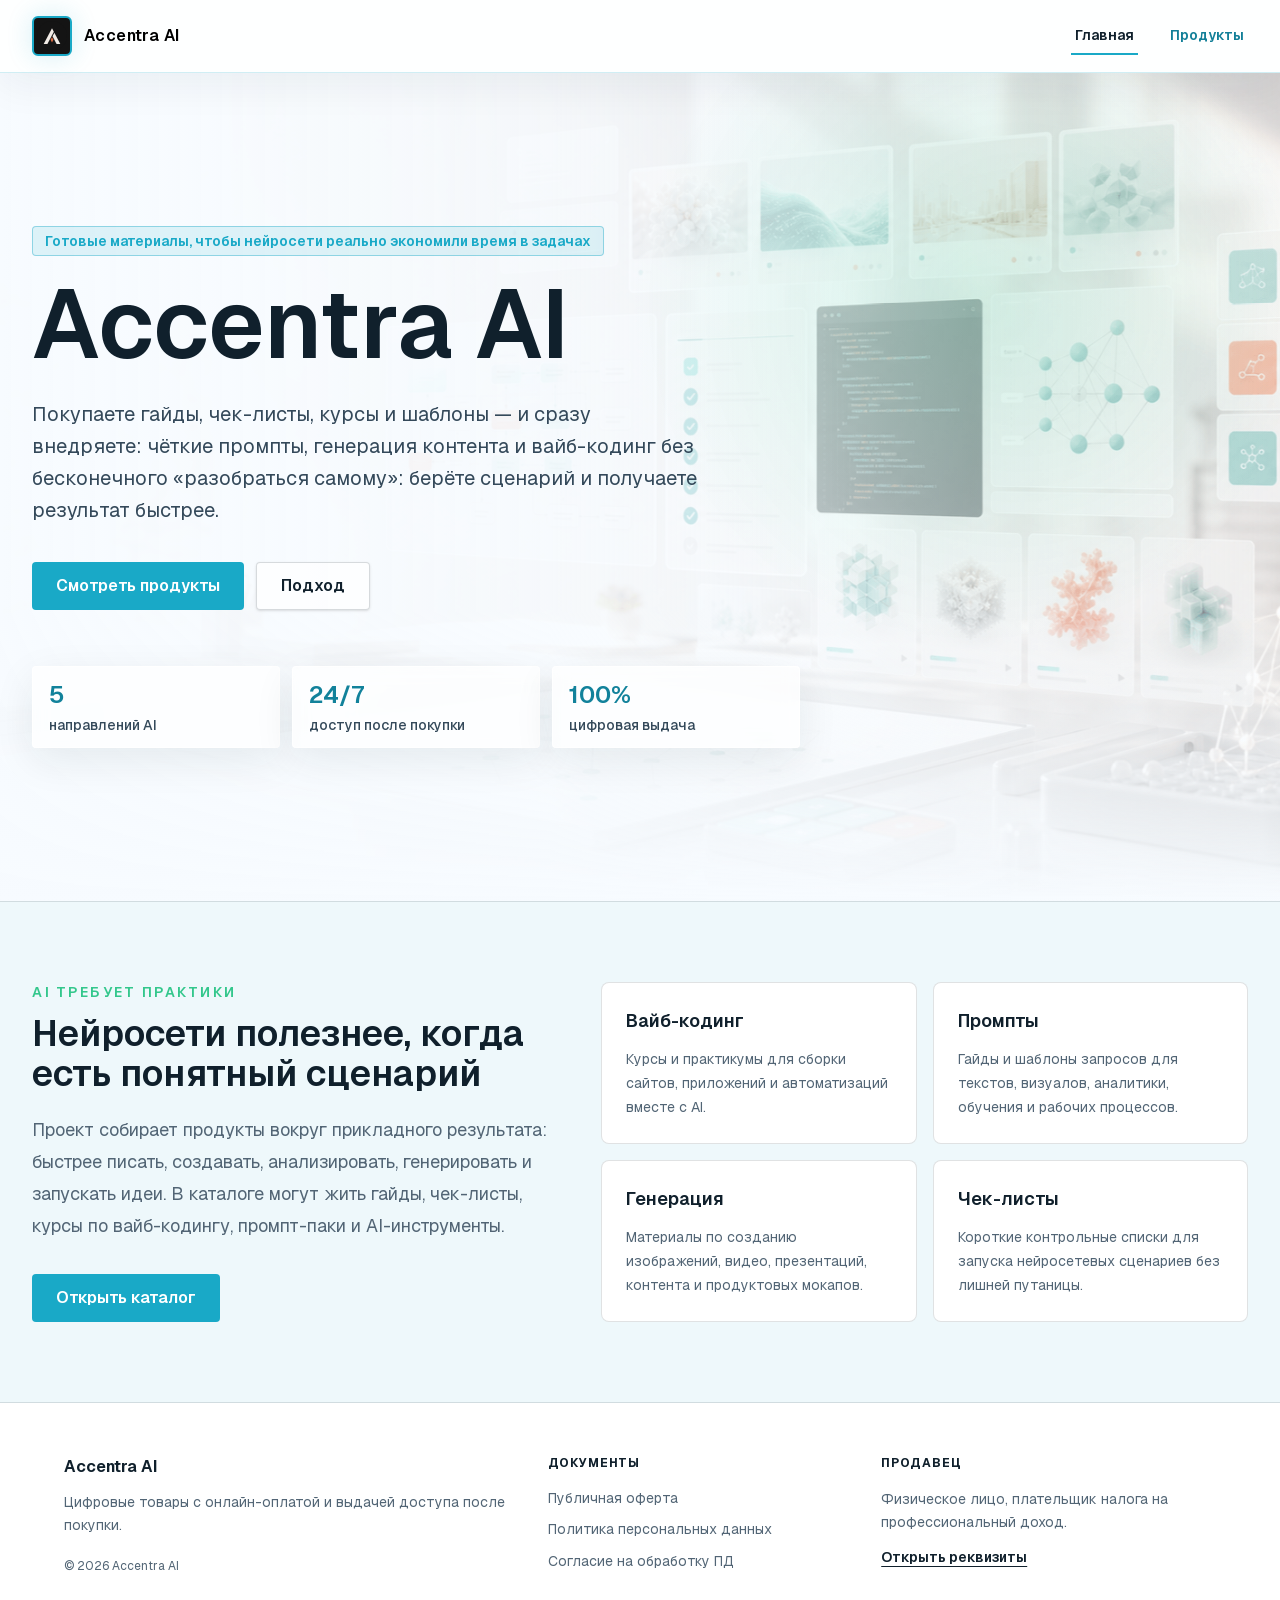
<file: index.html>
<!DOCTYPE html><html lang="ru" class="geist_a71539c9-module__T19VSG__variable geist_mono_8d43a2aa-module__8Li5zG__variable h-full antialiased"><head><meta charSet="utf-8"/><meta name="viewport" content="width=device-width, initial-scale=1"/><link rel="preload" href="/_next/static/media/797e433ab948586e-s.p.09zddjkbdep5a.woff2" as="font" crossorigin="" type="font/woff2"/><link rel="preload" href="/_next/static/media/caa3a2e1cccd8315-s.p.09~u27dqhyhd6.woff2" as="font" crossorigin="" type="font/woff2"/><link rel="preload" as="image" href="/logo.svg"/><link rel="preload" as="image" href="/hero/ai-studio.png"/><link rel="preload" as="image" href="/hero/ai-lab.png"/><link rel="stylesheet" href="/_next/static/chunks/10_-vnx20_7.6.css" data-precedence="next"/><link rel="preload" as="script" fetchPriority="low" href="/_next/static/chunks/0um72ayzn1ioa.js"/><script src="/_next/static/chunks/0ipl_x0c9ivig.js" async=""></script><script src="/_next/static/chunks/0nb.jqspx-ja4.js" async=""></script><script src="/_next/static/chunks/turbopack-0_~.0bul285rg.js" async=""></script><script src="/_next/static/chunks/120_mrj66w7d5.js" async=""></script><script src="/_next/static/chunks/0o-0m-u_g1k0-.js" async=""></script><script src="/_next/static/chunks/0gabxsbzt9l-s.js" async=""></script><meta name="next-size-adjust" content=""/><title>Accentra AI — продукты по нейросетям</title><meta name="description" content="Гайды, чек-листы, курсы и практические материалы по нейросетям, генерации и вайб-кодингу."/><meta name="yandex-verification" content="3810a843afc384e1"/><link rel="shortcut icon" href="/favicon.ico" type="image/x-icon"/><link rel="icon" href="/favicon.ico?favicon.0-gzdo0tdrnai.ico" sizes="256x256" type="image/x-icon"/><link rel="icon" href="/favicon.ico" type="image/x-icon" sizes="any"/><link rel="apple-touch-icon" href="/apple-touch-icon.png" type="image/png" sizes="180x180"/><script src="/_next/static/chunks/03~yq9q893hmn.js" noModule=""></script></head><body class="min-h-full flex flex-col"><div hidden=""><!--$--><!--/$--></div><noscript><div><img src="https://mc.yandex.ru/watch/109227984" style="position:absolute;left:-9999px" alt=""/></div></noscript><div class="min-h-dvh bg-background"><header class="sticky top-0 z-50 border-b border-[#19a9c7]/20 bg-white/86 shadow-[0_12px_40px_rgba(16,32,44,0.06)] backdrop-blur-xl"><div class="mx-auto flex h-18 max-w-7xl items-center justify-between gap-4 px-4 sm:px-6 lg:px-8"><a href="/" class="flex items-center gap-3" aria-label="Accentra AI"><span class="flex size-10 shrink-0 items-center justify-center rounded-md border-2 border-[#19a9c7] bg-[#141414] p-[3px] shadow-[0_0_26px_rgba(25,169,199,0.18)]"><img alt="" width="34" height="34" decoding="async" data-nimg="1" class="block size-[34px] object-contain" style="color:transparent" src="/logo.svg"/></span><span class="text-base font-semibold tracking-wide text-black">Accentra AI</span></a><nav class="flex items-center gap-5 text-sm font-semibold text-[#127f98] sm:gap-7"><a href="/" class="border-b-2 px-1 py-2 transition-colors hover:border-[#19a9c7] hover:text-[#10202c] border-[#19a9c7] text-[#10202c]">Главная</a><a href="/products/" class="border-b-2 px-1 py-2 transition-colors hover:border-[#19a9c7] hover:text-[#10202c] border-transparent">Продукты</a></nav></div></header><main><section class="relative isolate flex min-h-[calc(100dvh-4.5rem)] flex-col overflow-hidden"><div class="absolute inset-0 -z-20"><img alt="" decoding="async" data-nimg="fill" class="hero-fade-a object-cover" style="position:absolute;height:100%;width:100%;left:0;top:0;right:0;bottom:0;color:transparent" src="/hero/ai-studio.png"/><img alt="" decoding="async" data-nimg="fill" class="hero-fade-b object-cover" style="position:absolute;height:100%;width:100%;left:0;top:0;right:0;bottom:0;color:transparent" src="/hero/ai-lab.png"/></div><div class="absolute inset-0 -z-10 bg-[radial-gradient(circle_at_76%_28%,rgba(51,199,140,0.18),transparent_30%),linear-gradient(90deg,rgba(247,251,255,0.98)_0%,rgba(247,251,255,0.88)_43%,rgba(247,251,255,0.28)_100%),linear-gradient(0deg,rgba(247,251,255,1)_0%,rgba(247,251,255,0)_35%)]"></div><div class="mx-auto flex w-full max-w-7xl flex-1 flex-col justify-center px-4 py-16 sm:px-6 lg:px-8"><div class="max-w-3xl"><p class="mb-5 inline-flex rounded border border-primary/40 bg-primary/12 px-3 py-1 text-sm font-semibold text-primary">Готовые материалы, чтобы нейросети реально экономили время в задачах</p><h1 class="text-5xl font-semibold leading-[1.02] tracking-normal text-foreground sm:text-7xl lg:text-8xl">Accentra AI</h1><p class="mt-6 max-w-2xl text-lg leading-8 text-[#34495a] sm:text-xl">Покупаете гайды, чек-листы, курсы и шаблоны — и сразу внедряете: чёткие промпты, генерация контента и вайб-кодинг без бесконечного «разобраться самому»: берёте сценарий и получаете результат быстрее.</p><div class="mt-9 flex flex-wrap gap-3"><a href="/products/" class="inline-flex h-12 items-center justify-center rounded bg-primary px-6 text-base font-semibold text-primary-foreground transition hover:bg-[#158ea8]">Смотреть продукты</a><a href="#method" class="inline-flex h-12 items-center justify-center rounded border border-foreground/16 bg-white/72 px-6 text-base font-semibold text-foreground shadow-sm transition hover:bg-white">Подход</a></div></div><div class="mt-14 grid max-w-3xl gap-3 sm:grid-cols-3"><div class="rounded border border-white/70 bg-white/72 px-4 py-3 shadow-[0_12px_40px_rgba(16,32,44,0.08)] backdrop-blur"><p class="text-2xl font-semibold text-[#12829b]">5</p><p class="mt-1 text-sm font-medium text-[#34495a]">направлений AI</p></div><div class="rounded border border-white/70 bg-white/72 px-4 py-3 shadow-[0_12px_40px_rgba(16,32,44,0.08)] backdrop-blur"><p class="text-2xl font-semibold text-[#12829b]">24/7</p><p class="mt-1 text-sm font-medium text-[#34495a]">доступ после покупки</p></div><div class="rounded border border-white/70 bg-white/72 px-4 py-3 shadow-[0_12px_40px_rgba(16,32,44,0.08)] backdrop-blur"><p class="text-2xl font-semibold text-[#12829b]">100%</p><p class="mt-1 text-sm font-medium text-[#34495a]">цифровая выдача</p></div></div></div></section><section id="method" class="border-y border-border bg-[#eef8fb] py-20"><div class="mx-auto max-w-7xl px-4 sm:px-6 lg:px-8"><div class="grid gap-10 lg:grid-cols-[0.9fr_1.1fr] lg:items-center"><div><p class="text-sm font-semibold uppercase tracking-[0.18em] text-accent">AI требует практики</p><h2 class="mt-3 text-3xl font-semibold tracking-normal sm:text-4xl">Нейросети полезнее, когда есть понятный сценарий</h2><p class="mt-5 text-lg leading-8 text-muted-foreground">Проект собирает продукты вокруг прикладного результата: быстрее писать, создавать, анализировать, генерировать и запускать идеи. В каталоге могут жить гайды, чек-листы, курсы по вайб-кодингу, промпт-паки и AI-инструменты.</p><a href="/products/" class="mt-8 inline-flex h-12 items-center justify-center rounded bg-primary px-6 text-base font-semibold text-primary-foreground transition hover:bg-[#158ea8]">Открыть каталог</a></div><div class="grid gap-4 sm:grid-cols-2"><div class="rounded-lg border border-border bg-card p-6"><h3 class="text-lg font-semibold text-foreground">Вайб-кодинг</h3><p class="mt-3 text-sm leading-6 text-muted-foreground">Курсы и практикумы для сборки сайтов, приложений и автоматизаций вместе с AI.</p></div><div class="rounded-lg border border-border bg-card p-6"><h3 class="text-lg font-semibold text-foreground">Промпты</h3><p class="mt-3 text-sm leading-6 text-muted-foreground">Гайды и шаблоны запросов для текстов, визуалов, аналитики, обучения и рабочих процессов.</p></div><div class="rounded-lg border border-border bg-card p-6"><h3 class="text-lg font-semibold text-foreground">Генерация</h3><p class="mt-3 text-sm leading-6 text-muted-foreground">Материалы по созданию изображений, видео, презентаций, контента и продуктовых мокапов.</p></div><div class="rounded-lg border border-border bg-card p-6"><h3 class="text-lg font-semibold text-foreground">Чек-листы</h3><p class="mt-3 text-sm leading-6 text-muted-foreground">Короткие контрольные списки для запуска нейросетевых сценариев без лишней путаницы.</p></div></div></div></div></section></main></div><!--$--><!--/$--><footer class="legal-footer border-t border-border bg-background text-sm text-muted-foreground bg-white"><style>
        .legal-footer {
          padding: 2.75rem 1rem;
        }

        .legal-footer__inner {
          display: grid;
          gap: 2rem;
          max-width: 72rem;
          margin: 0 auto;
        }

        .legal-footer__title {
          color: var(--foreground);
          font-size: 1rem;
          font-weight: 650;
          line-height: 1.5;
        }

        .legal-footer__text {
          max-width: 28rem;
          margin-top: 0.75rem;
          line-height: 1.65;
        }

        .legal-footer__meta {
          margin-top: 1.25rem;
          font-size: 0.75rem;
          line-height: 1.5;
        }

        .legal-footer__label {
          color: var(--foreground);
          font-size: 0.75rem;
          font-weight: 700;
          letter-spacing: 0.08em;
          line-height: 1.4;
          text-transform: uppercase;
        }

        .legal-footer__links {
          display: flex;
          flex-direction: column;
          align-items: flex-start;
          gap: 0.7rem;
          margin-top: 1rem;
        }

        .legal-footer__link {
          color: inherit;
          line-height: 1.45;
          text-decoration: none;
          transition: color 160ms ease;
        }

        .legal-footer__link:hover {
          color: var(--foreground);
        }

        .legal-footer__seller {
          margin-top: 1rem;
          line-height: 1.65;
        }

        .legal-footer__requisites {
          display: inline-flex;
          margin-top: 0.8rem;
          color: var(--foreground);
          font-weight: 600;
          text-decoration: underline;
          text-underline-offset: 4px;
          transition: color 160ms ease;
        }

        .legal-footer__requisites:hover {
          color: var(--muted-foreground);
        }

        @media (min-width: 768px) {
          .legal-footer {
            padding: 3.25rem 1.5rem;
          }

          .legal-footer__inner {
            grid-template-columns: minmax(0, 1.35fr) minmax(0, 0.9fr) minmax(0, 1fr);
            align-items: start;
          }
        }
      </style><div class="legal-footer__inner"><div><p class="legal-footer__title">Accentra AI</p><p class="legal-footer__text">Цифровые товары с онлайн-оплатой и выдачей доступа после покупки.</p><p class="legal-footer__meta">© <!-- -->2026<!-- --> <!-- -->Accentra AI</p></div><nav aria-label="Юридические документы"><p class="legal-footer__label">Документы</p><div class="legal-footer__links"><a href="https://accentra.ru/legal/offer/" target="_blank" rel="noreferrer" class="legal-footer__link">Публичная оферта</a><a href="https://accentra.ru/legal/privacy/" target="_blank" rel="noreferrer" class="legal-footer__link">Политика персональных данных</a><a href="https://accentra.ru/legal/personal-data-consent/" target="_blank" rel="noreferrer" class="legal-footer__link">Согласие на обработку ПД</a></div></nav><div><p class="legal-footer__label">Продавец</p><p class="legal-footer__seller">Физическое лицо, плательщик налога на профессиональный доход.</p><a href="https://accentra.ru/contacts/" target="_blank" rel="noreferrer" class="legal-footer__requisites">Открыть реквизиты</a></div></div></footer><script src="/_next/static/chunks/0um72ayzn1ioa.js" id="_R_" async=""></script><script>(self.__next_f=self.__next_f||[]).push([0])</script><script>self.__next_f.push([1,"1:\"$Sreact.fragment\"\n2:I[10536,[\"/_next/static/chunks/120_mrj66w7d5.js\",\"/_next/static/chunks/0o-0m-u_g1k0-.js\"],\"YandexMetrika\"]\n3:I[60379,[\"/_next/static/chunks/120_mrj66w7d5.js\",\"/_next/static/chunks/0o-0m-u_g1k0-.js\"],\"default\"]\n4:I[44345,[\"/_next/static/chunks/120_mrj66w7d5.js\",\"/_next/static/chunks/0o-0m-u_g1k0-.js\"],\"default\"]\n9:I[3222,[\"/_next/static/chunks/120_mrj66w7d5.js\",\"/_next/static/chunks/0o-0m-u_g1k0-.js\"],\"default\",1]\n:HL[\"/_next/static/chunks/10_-vnx20_7.6.css\",\"style\"]\n:HL[\"/_next/static/media/797e433ab948586e-s.p.09zddjkbdep5a.woff2\",\"font\",{\"crossOrigin\":\"\",\"type\":\"font/woff2\"}]\n:HL[\"/_next/static/media/caa3a2e1cccd8315-s.p.09~u27dqhyhd6.woff2\",\"font\",{\"crossOrigin\":\"\",\"type\":\"font/woff2\"}]\n5:T820,"])</script><script>self.__next_f.push([1,"\n        .legal-footer {\n          padding: 2.75rem 1rem;\n        }\n\n        .legal-footer__inner {\n          display: grid;\n          gap: 2rem;\n          max-width: 72rem;\n          margin: 0 auto;\n        }\n\n        .legal-footer__title {\n          color: var(--foreground);\n          font-size: 1rem;\n          font-weight: 650;\n          line-height: 1.5;\n        }\n\n        .legal-footer__text {\n          max-width: 28rem;\n          margin-top: 0.75rem;\n          line-height: 1.65;\n        }\n\n        .legal-footer__meta {\n          margin-top: 1.25rem;\n          font-size: 0.75rem;\n          line-height: 1.5;\n        }\n\n        .legal-footer__label {\n          color: var(--foreground);\n          font-size: 0.75rem;\n          font-weight: 700;\n          letter-spacing: 0.08em;\n          line-height: 1.4;\n          text-transform: uppercase;\n        }\n\n        .legal-footer__links {\n          display: flex;\n          flex-direction: column;\n          align-items: flex-start;\n          gap: 0.7rem;\n          margin-top: 1rem;\n        }\n\n        .legal-footer__link {\n          color: inherit;\n          line-height: 1.45;\n          text-decoration: none;\n          transition: color 160ms ease;\n        }\n\n        .legal-footer__link:hover {\n          color: var(--foreground);\n        }\n\n        .legal-footer__seller {\n          margin-top: 1rem;\n          line-height: 1.65;\n        }\n\n        .legal-footer__requisites {\n          display: inline-flex;\n          margin-top: 0.8rem;\n          color: var(--foreground);\n          font-weight: 600;\n          text-decoration: underline;\n          text-underline-offset: 4px;\n          transition: color 160ms ease;\n        }\n\n        .legal-footer__requisites:hover {\n          color: var(--muted-foreground);\n        }\n\n        @media (min-width: 768px) {\n          .legal-footer {\n            padding: 3.25rem 1.5rem;\n          }\n\n          .legal-footer__inner {\n            grid-template-columns: minmax(0, 1.35fr) minmax(0, 0.9fr) minmax(0, 1fr);\n            align-items: start;\n          }\n        }\n      "])</script><script>self.__next_f.push([1,"0:{\"P\":null,\"c\":[\"\",\"\"],\"q\":\"\",\"i\":false,\"f\":[[[\"\",{\"children\":[\"__PAGE__\",{}]},\"$undefined\",\"$undefined\",16],[[\"$\",\"$1\",\"c\",{\"children\":[[[\"$\",\"link\",\"0\",{\"rel\":\"stylesheet\",\"href\":\"/_next/static/chunks/10_-vnx20_7.6.css\",\"precedence\":\"next\",\"crossOrigin\":\"$undefined\",\"nonce\":\"$undefined\"}],[\"$\",\"script\",\"script-0\",{\"src\":\"/_next/static/chunks/120_mrj66w7d5.js\",\"async\":true,\"nonce\":\"$undefined\"}],[\"$\",\"script\",\"script-1\",{\"src\":\"/_next/static/chunks/0o-0m-u_g1k0-.js\",\"async\":true,\"nonce\":\"$undefined\"}]],[\"$\",\"html\",null,{\"lang\":\"ru\",\"className\":\"geist_a71539c9-module__T19VSG__variable geist_mono_8d43a2aa-module__8Li5zG__variable h-full antialiased\",\"children\":[\"$\",\"body\",null,{\"className\":\"min-h-full flex flex-col\",\"children\":[[\"$\",\"$L2\",null,{}],[\"$\",\"$L3\",null,{\"parallelRouterKey\":\"children\",\"error\":\"$undefined\",\"errorStyles\":\"$undefined\",\"errorScripts\":\"$undefined\",\"template\":[\"$\",\"$L4\",null,{}],\"templateStyles\":\"$undefined\",\"templateScripts\":\"$undefined\",\"notFound\":[[[\"$\",\"title\",null,{\"children\":\"404: This page could not be found.\"}],[\"$\",\"div\",null,{\"style\":{\"fontFamily\":\"system-ui,\\\"Segoe UI\\\",Roboto,Helvetica,Arial,sans-serif,\\\"Apple Color Emoji\\\",\\\"Segoe UI Emoji\\\"\",\"height\":\"100vh\",\"textAlign\":\"center\",\"display\":\"flex\",\"flexDirection\":\"column\",\"alignItems\":\"center\",\"justifyContent\":\"center\"},\"children\":[\"$\",\"div\",null,{\"children\":[[\"$\",\"style\",null,{\"dangerouslySetInnerHTML\":{\"__html\":\"body{color:#000;background:#fff;margin:0}.next-error-h1{border-right:1px solid rgba(0,0,0,.3)}@media (prefers-color-scheme:dark){body{color:#fff;background:#000}.next-error-h1{border-right:1px solid rgba(255,255,255,.3)}}\"}}],[\"$\",\"h1\",null,{\"className\":\"next-error-h1\",\"style\":{\"display\":\"inline-block\",\"margin\":\"0 20px 0 0\",\"padding\":\"0 23px 0 0\",\"fontSize\":24,\"fontWeight\":500,\"verticalAlign\":\"top\",\"lineHeight\":\"49px\"},\"children\":404}],[\"$\",\"div\",null,{\"style\":{\"display\":\"inline-block\"},\"children\":[\"$\",\"h2\",null,{\"style\":{\"fontSize\":14,\"fontWeight\":400,\"lineHeight\":\"49px\",\"margin\":0},\"children\":\"This page could not be found.\"}]}]]}]}]],[]],\"forbidden\":\"$undefined\",\"unauthorized\":\"$undefined\"}],[\"$\",\"footer\",null,{\"className\":\"legal-footer border-t border-border bg-background text-sm text-muted-foreground bg-white\",\"children\":[[\"$\",\"style\",null,{\"children\":\"$5\"}],\"$L6\"]}]]}]}]]}],{\"children\":[\"$L7\",{},null,false,null]},null,false,null],\"$L8\",false]],\"m\":\"$undefined\",\"G\":[\"$9\",[\"$La\"]],\"S\":true,\"h\":null,\"s\":\"$undefined\",\"l\":\"$undefined\",\"p\":\"$undefined\",\"d\":\"$undefined\",\"b\":\"fodcm2tJheA97NftSawAr\"}\n"])</script><script>self.__next_f.push([1,"b:I[58891,[\"/_next/static/chunks/120_mrj66w7d5.js\",\"/_next/static/chunks/0o-0m-u_g1k0-.js\",\"/_next/static/chunks/0gabxsbzt9l-s.js\"],\"Image\"]\n12:I[96237,[\"/_next/static/chunks/120_mrj66w7d5.js\",\"/_next/static/chunks/0o-0m-u_g1k0-.js\"],\"ViewportBoundary\"]\n14:I[96237,[\"/_next/static/chunks/120_mrj66w7d5.js\",\"/_next/static/chunks/0o-0m-u_g1k0-.js\"],\"MetadataBoundary\"]\n15:\"$Sreact.suspense\"\n"])</script><script>self.__next_f.push([1,"6:[\"$\",\"div\",null,{\"className\":\"legal-footer__inner\",\"children\":[[\"$\",\"div\",null,{\"children\":[[\"$\",\"p\",null,{\"className\":\"legal-footer__title\",\"children\":\"Accentra AI\"}],[\"$\",\"p\",null,{\"className\":\"legal-footer__text\",\"children\":\"Цифровые товары с онлайн-оплатой и выдачей доступа после покупки.\"}],[\"$\",\"p\",null,{\"className\":\"legal-footer__meta\",\"children\":[\"© \",2026,\" \",\"Accentra AI\"]}]]}],[\"$\",\"nav\",null,{\"aria-label\":\"Юридические документы\",\"children\":[[\"$\",\"p\",null,{\"className\":\"legal-footer__label\",\"children\":\"Документы\"}],[\"$\",\"div\",null,{\"className\":\"legal-footer__links\",\"children\":[[\"$\",\"a\",\"/legal/offer/\",{\"href\":\"https://accentra.ru/legal/offer/\",\"target\":\"_blank\",\"rel\":\"noreferrer\",\"className\":\"legal-footer__link\",\"children\":\"Публичная оферта\"}],[\"$\",\"a\",\"/legal/privacy/\",{\"href\":\"https://accentra.ru/legal/privacy/\",\"target\":\"_blank\",\"rel\":\"noreferrer\",\"className\":\"legal-footer__link\",\"children\":\"Политика персональных данных\"}],[\"$\",\"a\",\"/legal/personal-data-consent/\",{\"href\":\"https://accentra.ru/legal/personal-data-consent/\",\"target\":\"_blank\",\"rel\":\"noreferrer\",\"className\":\"legal-footer__link\",\"children\":\"Согласие на обработку ПД\"}]]}]]}],[\"$\",\"div\",null,{\"children\":[[\"$\",\"p\",null,{\"className\":\"legal-footer__label\",\"children\":\"Продавец\"}],[\"$\",\"p\",null,{\"className\":\"legal-footer__seller\",\"children\":\"Физическое лицо, плательщик налога на профессиональный доход.\"}],[\"$\",\"a\",null,{\"href\":\"https://accentra.ru/contacts/\",\"target\":\"_blank\",\"rel\":\"noreferrer\",\"className\":\"legal-footer__requisites\",\"children\":\"Открыть реквизиты\"}]]}]]}]\n"])</script><script>self.__next_f.push([1,"7:[\"$\",\"$1\",\"c\",{\"children\":[[\"$\",\"div\",null,{\"className\":\"min-h-dvh bg-background\",\"children\":[[\"$\",\"header\",null,{\"className\":\"sticky top-0 z-50 border-b border-[#19a9c7]/20 bg-white/86 shadow-[0_12px_40px_rgba(16,32,44,0.06)] backdrop-blur-xl\",\"children\":[\"$\",\"div\",null,{\"className\":\"mx-auto flex h-18 max-w-7xl items-center justify-between gap-4 px-4 sm:px-6 lg:px-8\",\"children\":[[\"$\",\"a\",null,{\"href\":\"/\",\"className\":\"flex items-center gap-3\",\"aria-label\":\"Accentra AI\",\"children\":[[\"$\",\"span\",null,{\"className\":\"flex size-10 shrink-0 items-center justify-center rounded-md border-2 border-[#19a9c7] bg-[#141414] p-[3px] shadow-[0_0_26px_rgba(25,169,199,0.18)]\",\"children\":[\"$\",\"$Lb\",null,{\"src\":\"/logo.svg\",\"alt\":\"\",\"width\":34,\"height\":34,\"className\":\"block size-[34px] object-contain\",\"priority\":true}]}],[\"$\",\"span\",null,{\"className\":\"text-base font-semibold tracking-wide text-black\",\"children\":\"Accentra AI\"}]]}],[\"$\",\"nav\",null,{\"className\":\"flex items-center gap-5 text-sm font-semibold text-[#127f98] sm:gap-7\",\"children\":[[\"$\",\"a\",\"/\",{\"href\":\"/\",\"className\":\"border-b-2 px-1 py-2 transition-colors hover:border-[#19a9c7] hover:text-[#10202c] border-[#19a9c7] text-[#10202c]\",\"children\":\"Главная\"}],[\"$\",\"a\",\"/products/\",{\"href\":\"/products/\",\"className\":\"border-b-2 px-1 py-2 transition-colors hover:border-[#19a9c7] hover:text-[#10202c] border-transparent\",\"children\":\"Продукты\"}]]}]]}]}],[\"$\",\"main\",null,{\"children\":[[\"$\",\"section\",null,{\"className\":\"relative isolate flex min-h-[calc(100dvh-4.5rem)] flex-col overflow-hidden\",\"children\":[[\"$\",\"div\",null,{\"className\":\"absolute inset-0 -z-20\",\"children\":[[\"$\",\"$Lb\",null,{\"src\":\"/hero/ai-studio.png\",\"alt\":\"\",\"fill\":true,\"priority\":true,\"className\":\"hero-fade-a object-cover\",\"sizes\":\"100vw\"}],[\"$\",\"$Lb\",null,{\"src\":\"/hero/ai-lab.png\",\"alt\":\"\",\"fill\":true,\"priority\":true,\"className\":\"hero-fade-b object-cover\",\"sizes\":\"100vw\"}]]}],[\"$\",\"div\",null,{\"className\":\"absolute inset-0 -z-10 bg-[radial-gradient(circle_at_76%_28%,rgba(51,199,140,0.18),transparent_30%),linear-gradient(90deg,rgba(247,251,255,0.98)_0%,rgba(247,251,255,0.88)_43%,rgba(247,251,255,0.28)_100%),linear-gradient(0deg,rgba(247,251,255,1)_0%,rgba(247,251,255,0)_35%)]\"}],[\"$\",\"div\",null,{\"className\":\"mx-auto flex w-full max-w-7xl flex-1 flex-col justify-center px-4 py-16 sm:px-6 lg:px-8\",\"children\":[[\"$\",\"div\",null,{\"className\":\"max-w-3xl\",\"children\":[[\"$\",\"p\",null,{\"className\":\"mb-5 inline-flex rounded border border-primary/40 bg-primary/12 px-3 py-1 text-sm font-semibold text-primary\",\"children\":\"Готовые материалы, чтобы нейросети реально экономили время в задачах\"}],[\"$\",\"h1\",null,{\"className\":\"text-5xl font-semibold leading-[1.02] tracking-normal text-foreground sm:text-7xl lg:text-8xl\",\"children\":\"Accentra AI\"}],[\"$\",\"p\",null,{\"className\":\"mt-6 max-w-2xl text-lg leading-8 text-[#34495a] sm:text-xl\",\"children\":\"Покупаете гайды, чек-листы, курсы и шаблоны — и сразу внедряете: чёткие промпты, генерация контента и вайб-кодинг без бесконечного «разобраться самому»: берёте сценарий и получаете результат быстрее.\"}],[\"$\",\"div\",null,{\"className\":\"mt-9 flex flex-wrap gap-3\",\"children\":[[\"$\",\"a\",null,{\"href\":\"/products/\",\"className\":\"inline-flex h-12 items-center justify-center rounded bg-primary px-6 text-base font-semibold text-primary-foreground transition hover:bg-[#158ea8]\",\"children\":\"Смотреть продукты\"}],[\"$\",\"a\",null,{\"href\":\"#method\",\"className\":\"inline-flex h-12 items-center justify-center rounded border border-foreground/16 bg-white/72 px-6 text-base font-semibold text-foreground shadow-sm transition hover:bg-white\",\"children\":\"Подход\"}]]}]]}],[\"$\",\"div\",null,{\"className\":\"mt-14 grid max-w-3xl gap-3 sm:grid-cols-3\",\"children\":[[\"$\",\"div\",\"5\",{\"className\":\"rounded border border-white/70 bg-white/72 px-4 py-3 shadow-[0_12px_40px_rgba(16,32,44,0.08)] backdrop-blur\",\"children\":[[\"$\",\"p\",null,{\"className\":\"text-2xl font-semibold text-[#12829b]\",\"children\":\"5\"}],\"$Lc\"]}],\"$Ld\",\"$Le\"]}]]}]]}],\"$Lf\"]}]]}],[\"$L10\"],\"$L11\"]}]\n"])</script><script>self.__next_f.push([1,"8:[\"$\",\"$1\",\"h\",{\"children\":[null,[\"$\",\"$L12\",null,{\"children\":\"$L13\"}],[\"$\",\"div\",null,{\"hidden\":true,\"children\":[\"$\",\"$L14\",null,{\"children\":[\"$\",\"$15\",null,{\"name\":\"Next.Metadata\",\"children\":\"$L16\"}]}]}],[\"$\",\"meta\",null,{\"name\":\"next-size-adjust\",\"content\":\"\"}]]}]\na:[\"$\",\"link\",\"0\",{\"rel\":\"stylesheet\",\"href\":\"/_next/static/chunks/10_-vnx20_7.6.css\",\"precedence\":\"next\",\"crossOrigin\":\"$undefined\",\"nonce\":\"$undefined\"}]\n"])</script><script>self.__next_f.push([1,"17:I[96237,[\"/_next/static/chunks/120_mrj66w7d5.js\",\"/_next/static/chunks/0o-0m-u_g1k0-.js\"],\"OutletBoundary\"]\nc:[\"$\",\"p\",null,{\"className\":\"mt-1 text-sm font-medium text-[#34495a]\",\"children\":\"направлений AI\"}]\nd:[\"$\",\"div\",\"24/7\",{\"className\":\"rounded border border-white/70 bg-white/72 px-4 py-3 shadow-[0_12px_40px_rgba(16,32,44,0.08)] backdrop-blur\",\"children\":[[\"$\",\"p\",null,{\"className\":\"text-2xl font-semibold text-[#12829b]\",\"children\":\"24/7\"}],[\"$\",\"p\",null,{\"className\":\"mt-1 text-sm font-medium text-[#34495a]\",\"children\":\"доступ после покупки\"}]]}]\ne:[\"$\",\"div\",\"100%\",{\"className\":\"rounded border border-white/70 bg-white/72 px-4 py-3 shadow-[0_12px_40px_rgba(16,32,44,0.08)] backdrop-blur\",\"children\":[[\"$\",\"p\",null,{\"className\":\"text-2xl font-semibold text-[#12829b]\",\"children\":\"100%\"}],[\"$\",\"p\",null,{\"className\":\"mt-1 text-sm font-medium text-[#34495a]\",\"children\":\"цифровая выдача\"}]]}]\n"])</script><script>self.__next_f.push([1,"f:[\"$\",\"section\",null,{\"id\":\"method\",\"className\":\"border-y border-border bg-[#eef8fb] py-20\",\"children\":[\"$\",\"div\",null,{\"className\":\"mx-auto max-w-7xl px-4 sm:px-6 lg:px-8\",\"children\":[\"$\",\"div\",null,{\"className\":\"grid gap-10 lg:grid-cols-[0.9fr_1.1fr] lg:items-center\",\"children\":[[\"$\",\"div\",null,{\"children\":[[\"$\",\"p\",null,{\"className\":\"text-sm font-semibold uppercase tracking-[0.18em] text-accent\",\"children\":\"AI требует практики\"}],[\"$\",\"h2\",null,{\"className\":\"mt-3 text-3xl font-semibold tracking-normal sm:text-4xl\",\"children\":\"Нейросети полезнее, когда есть понятный сценарий\"}],[\"$\",\"p\",null,{\"className\":\"mt-5 text-lg leading-8 text-muted-foreground\",\"children\":\"Проект собирает продукты вокруг прикладного результата: быстрее писать, создавать, анализировать, генерировать и запускать идеи. В каталоге могут жить гайды, чек-листы, курсы по вайб-кодингу, промпт-паки и AI-инструменты.\"}],[\"$\",\"a\",null,{\"href\":\"/products/\",\"className\":\"mt-8 inline-flex h-12 items-center justify-center rounded bg-primary px-6 text-base font-semibold text-primary-foreground transition hover:bg-[#158ea8]\",\"children\":\"Открыть каталог\"}]]}],[\"$\",\"div\",null,{\"className\":\"grid gap-4 sm:grid-cols-2\",\"children\":[[\"$\",\"div\",\"Вайб-кодинг\",{\"className\":\"rounded-lg border border-border bg-card p-6\",\"children\":[[\"$\",\"h3\",null,{\"className\":\"text-lg font-semibold text-foreground\",\"children\":\"Вайб-кодинг\"}],[\"$\",\"p\",null,{\"className\":\"mt-3 text-sm leading-6 text-muted-foreground\",\"children\":\"Курсы и практикумы для сборки сайтов, приложений и автоматизаций вместе с AI.\"}]]}],[\"$\",\"div\",\"Промпты\",{\"className\":\"rounded-lg border border-border bg-card p-6\",\"children\":[[\"$\",\"h3\",null,{\"className\":\"text-lg font-semibold text-foreground\",\"children\":\"Промпты\"}],[\"$\",\"p\",null,{\"className\":\"mt-3 text-sm leading-6 text-muted-foreground\",\"children\":\"Гайды и шаблоны запросов для текстов, визуалов, аналитики, обучения и рабочих процессов.\"}]]}],[\"$\",\"div\",\"Генерация\",{\"className\":\"rounded-lg border border-border bg-card p-6\",\"children\":[[\"$\",\"h3\",null,{\"className\":\"text-lg font-semibold text-foreground\",\"children\":\"Генерация\"}],[\"$\",\"p\",null,{\"className\":\"mt-3 text-sm leading-6 text-muted-foreground\",\"children\":\"Материалы по созданию изображений, видео, презентаций, контента и продуктовых мокапов.\"}]]}],[\"$\",\"div\",\"Чек-листы\",{\"className\":\"rounded-lg border border-border bg-card p-6\",\"children\":[[\"$\",\"h3\",null,{\"className\":\"text-lg font-semibold text-foreground\",\"children\":\"Чек-листы\"}],[\"$\",\"p\",null,{\"className\":\"mt-3 text-sm leading-6 text-muted-foreground\",\"children\":\"Короткие контрольные списки для запуска нейросетевых сценариев без лишней путаницы.\"}]]}]]}]]}]}]}]\n"])</script><script>self.__next_f.push([1,"10:[\"$\",\"script\",\"script-0\",{\"src\":\"/_next/static/chunks/0gabxsbzt9l-s.js\",\"async\":true,\"nonce\":\"$undefined\"}]\n11:[\"$\",\"$L17\",null,{\"children\":[\"$\",\"$15\",null,{\"name\":\"Next.MetadataOutlet\",\"children\":\"$@18\"}]}]\n"])</script><script>self.__next_f.push([1,"13:[[\"$\",\"meta\",\"0\",{\"charSet\":\"utf-8\"}],[\"$\",\"meta\",\"1\",{\"name\":\"viewport\",\"content\":\"width=device-width, initial-scale=1\"}]]\n"])</script><script>self.__next_f.push([1,"19:I[15637,[\"/_next/static/chunks/120_mrj66w7d5.js\",\"/_next/static/chunks/0o-0m-u_g1k0-.js\"],\"IconMark\"]\n16:[[\"$\",\"title\",\"0\",{\"children\":\"Accentra AI — продукты по нейросетям\"}],[\"$\",\"meta\",\"1\",{\"name\":\"description\",\"content\":\"Гайды, чек-листы, курсы и практические материалы по нейросетям, генерации и вайб-кодингу.\"}],[\"$\",\"meta\",\"2\",{\"name\":\"yandex-verification\",\"content\":\"3810a843afc384e1\"}],[\"$\",\"link\",\"3\",{\"rel\":\"shortcut icon\",\"href\":\"/favicon.ico\",\"type\":\"image/x-icon\"}],[\"$\",\"link\",\"4\",{\"rel\":\"icon\",\"href\":\"/favicon.ico?favicon.0-gzdo0tdrnai.ico\",\"sizes\":\"256x256\",\"type\":\"image/x-icon\"}],[\"$\",\"link\",\"5\",{\"rel\":\"icon\",\"href\":\"/favicon.ico\",\"type\":\"image/x-icon\",\"sizes\":\"any\"}],[\"$\",\"link\",\"6\",{\"rel\":\"apple-touch-icon\",\"href\":\"/apple-touch-icon.png\",\"type\":\"image/png\",\"sizes\":\"180x180\"}],[\"$\",\"$L19\",\"7\",{}]]\n18:null\n"])</script></body></html>
</file>
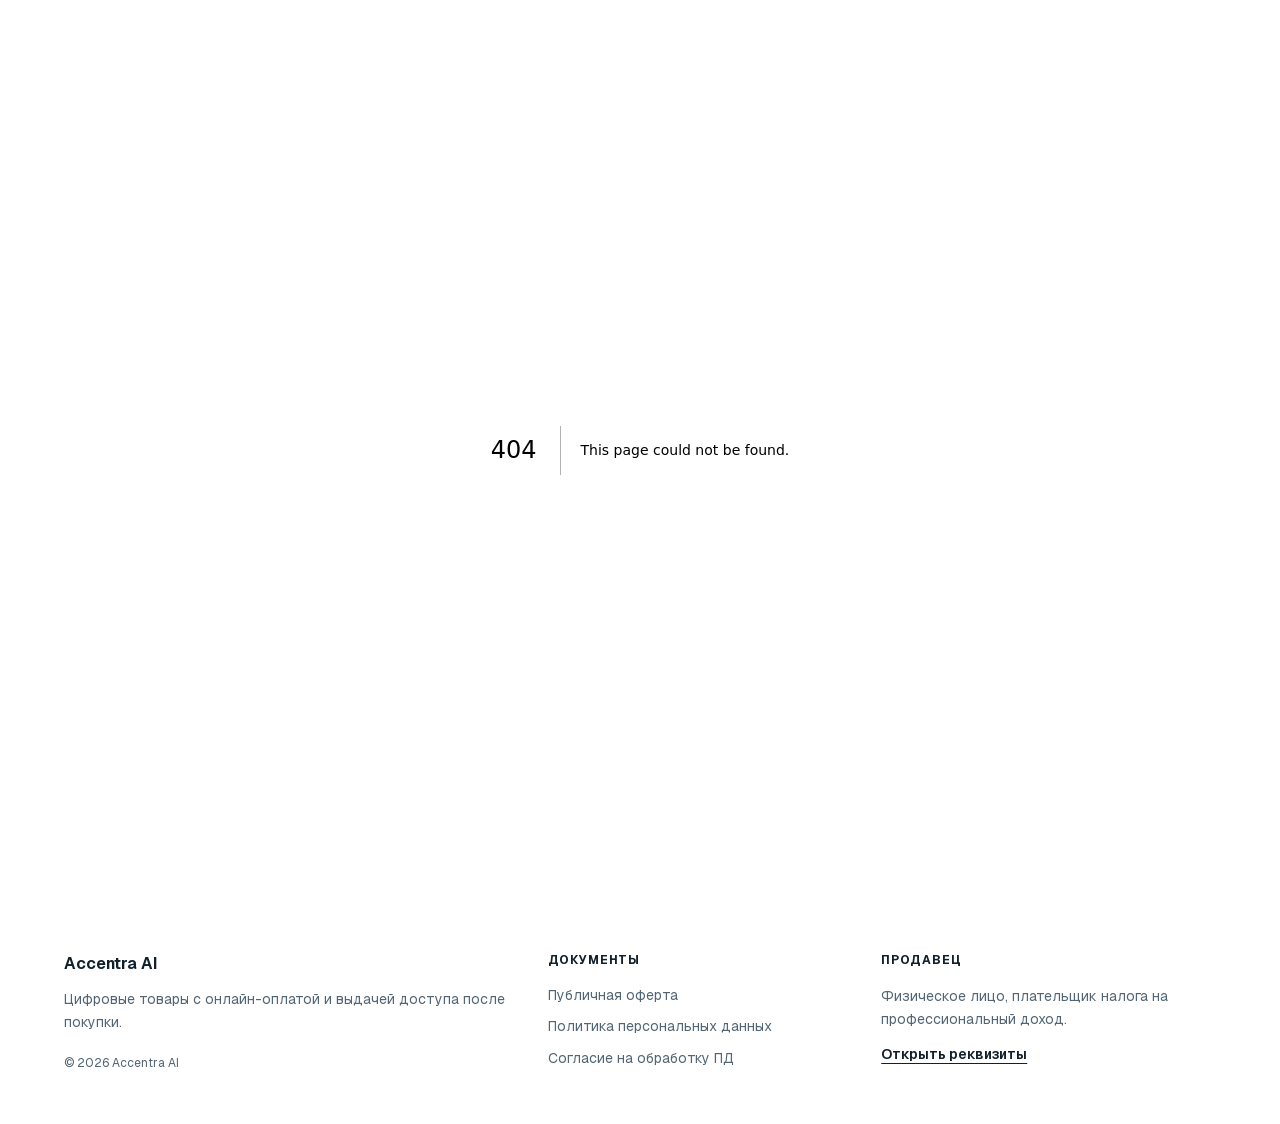
<file: 404/index.html>
<!DOCTYPE html><html lang="ru" class="geist_a71539c9-module__T19VSG__variable geist_mono_8d43a2aa-module__8Li5zG__variable h-full antialiased"><head><meta charSet="utf-8"/><meta name="viewport" content="width=device-width, initial-scale=1"/><link rel="stylesheet" href="/_next/static/chunks/10_-vnx20_7.6.css" data-precedence="next"/><link rel="preload" as="script" fetchPriority="low" href="/_next/static/chunks/0um72ayzn1ioa.js"/><script src="/_next/static/chunks/0ipl_x0c9ivig.js" async=""></script><script src="/_next/static/chunks/0nb.jqspx-ja4.js" async=""></script><script src="/_next/static/chunks/turbopack-0_~.0bul285rg.js" async=""></script><script src="/_next/static/chunks/120_mrj66w7d5.js" async=""></script><script src="/_next/static/chunks/0o-0m-u_g1k0-.js" async=""></script><title>404: This page could not be found.</title><meta name="robots" content="noindex"/><meta name="next-size-adjust" content=""/><title>Accentra AI — продукты по нейросетям</title><meta name="description" content="Гайды, чек-листы, курсы и практические материалы по нейросетям, генерации и вайб-кодингу."/><meta name="yandex-verification" content="3810a843afc384e1"/><link rel="shortcut icon" href="/favicon.ico" type="image/x-icon"/><link rel="icon" href="/favicon.ico?favicon.0-gzdo0tdrnai.ico" sizes="256x256" type="image/x-icon"/><link rel="icon" href="/favicon.ico" type="image/x-icon" sizes="any"/><link rel="apple-touch-icon" href="/apple-touch-icon.png" type="image/png" sizes="180x180"/><script src="/_next/static/chunks/03~yq9q893hmn.js" noModule=""></script></head><body class="min-h-full flex flex-col"><div hidden=""><!--$--><!--/$--></div><noscript><div><img src="https://mc.yandex.ru/watch/109227984" style="position:absolute;left:-9999px" alt=""/></div></noscript><div style="font-family:system-ui,&quot;Segoe UI&quot;,Roboto,Helvetica,Arial,sans-serif,&quot;Apple Color Emoji&quot;,&quot;Segoe UI Emoji&quot;;height:100vh;text-align:center;display:flex;flex-direction:column;align-items:center;justify-content:center"><div><style>body{color:#000;background:#fff;margin:0}.next-error-h1{border-right:1px solid rgba(0,0,0,.3)}@media (prefers-color-scheme:dark){body{color:#fff;background:#000}.next-error-h1{border-right:1px solid rgba(255,255,255,.3)}}</style><h1 class="next-error-h1" style="display:inline-block;margin:0 20px 0 0;padding:0 23px 0 0;font-size:24px;font-weight:500;vertical-align:top;line-height:49px">404</h1><div style="display:inline-block"><h2 style="font-size:14px;font-weight:400;line-height:49px;margin:0">This page could not be found.</h2></div></div></div><!--$--><!--/$--><footer class="legal-footer border-t border-border bg-background text-sm text-muted-foreground bg-white"><style>
        .legal-footer {
          padding: 2.75rem 1rem;
        }

        .legal-footer__inner {
          display: grid;
          gap: 2rem;
          max-width: 72rem;
          margin: 0 auto;
        }

        .legal-footer__title {
          color: var(--foreground);
          font-size: 1rem;
          font-weight: 650;
          line-height: 1.5;
        }

        .legal-footer__text {
          max-width: 28rem;
          margin-top: 0.75rem;
          line-height: 1.65;
        }

        .legal-footer__meta {
          margin-top: 1.25rem;
          font-size: 0.75rem;
          line-height: 1.5;
        }

        .legal-footer__label {
          color: var(--foreground);
          font-size: 0.75rem;
          font-weight: 700;
          letter-spacing: 0.08em;
          line-height: 1.4;
          text-transform: uppercase;
        }

        .legal-footer__links {
          display: flex;
          flex-direction: column;
          align-items: flex-start;
          gap: 0.7rem;
          margin-top: 1rem;
        }

        .legal-footer__link {
          color: inherit;
          line-height: 1.45;
          text-decoration: none;
          transition: color 160ms ease;
        }

        .legal-footer__link:hover {
          color: var(--foreground);
        }

        .legal-footer__seller {
          margin-top: 1rem;
          line-height: 1.65;
        }

        .legal-footer__requisites {
          display: inline-flex;
          margin-top: 0.8rem;
          color: var(--foreground);
          font-weight: 600;
          text-decoration: underline;
          text-underline-offset: 4px;
          transition: color 160ms ease;
        }

        .legal-footer__requisites:hover {
          color: var(--muted-foreground);
        }

        @media (min-width: 768px) {
          .legal-footer {
            padding: 3.25rem 1.5rem;
          }

          .legal-footer__inner {
            grid-template-columns: minmax(0, 1.35fr) minmax(0, 0.9fr) minmax(0, 1fr);
            align-items: start;
          }
        }
      </style><div class="legal-footer__inner"><div><p class="legal-footer__title">Accentra AI</p><p class="legal-footer__text">Цифровые товары с онлайн-оплатой и выдачей доступа после покупки.</p><p class="legal-footer__meta">© <!-- -->2026<!-- --> <!-- -->Accentra AI</p></div><nav aria-label="Юридические документы"><p class="legal-footer__label">Документы</p><div class="legal-footer__links"><a href="https://accentra.ru/legal/offer/" target="_blank" rel="noreferrer" class="legal-footer__link">Публичная оферта</a><a href="https://accentra.ru/legal/privacy/" target="_blank" rel="noreferrer" class="legal-footer__link">Политика персональных данных</a><a href="https://accentra.ru/legal/personal-data-consent/" target="_blank" rel="noreferrer" class="legal-footer__link">Согласие на обработку ПД</a></div></nav><div><p class="legal-footer__label">Продавец</p><p class="legal-footer__seller">Физическое лицо, плательщик налога на профессиональный доход.</p><a href="https://accentra.ru/contacts/" target="_blank" rel="noreferrer" class="legal-footer__requisites">Открыть реквизиты</a></div></div></footer><script src="/_next/static/chunks/0um72ayzn1ioa.js" id="_R_" async=""></script><script>(self.__next_f=self.__next_f||[]).push([0])</script><script>self.__next_f.push([1,"1:\"$Sreact.fragment\"\n2:I[10536,[\"/_next/static/chunks/120_mrj66w7d5.js\",\"/_next/static/chunks/0o-0m-u_g1k0-.js\"],\"YandexMetrika\"]\n3:I[60379,[\"/_next/static/chunks/120_mrj66w7d5.js\",\"/_next/static/chunks/0o-0m-u_g1k0-.js\"],\"default\"]\n4:I[44345,[\"/_next/static/chunks/120_mrj66w7d5.js\",\"/_next/static/chunks/0o-0m-u_g1k0-.js\"],\"default\"]\nb:I[3222,[\"/_next/static/chunks/120_mrj66w7d5.js\",\"/_next/static/chunks/0o-0m-u_g1k0-.js\"],\"default\",1]\n:HL[\"/_next/static/chunks/10_-vnx20_7.6.css\",\"style\"]\n5:T820,"])</script><script>self.__next_f.push([1,"\n        .legal-footer {\n          padding: 2.75rem 1rem;\n        }\n\n        .legal-footer__inner {\n          display: grid;\n          gap: 2rem;\n          max-width: 72rem;\n          margin: 0 auto;\n        }\n\n        .legal-footer__title {\n          color: var(--foreground);\n          font-size: 1rem;\n          font-weight: 650;\n          line-height: 1.5;\n        }\n\n        .legal-footer__text {\n          max-width: 28rem;\n          margin-top: 0.75rem;\n          line-height: 1.65;\n        }\n\n        .legal-footer__meta {\n          margin-top: 1.25rem;\n          font-size: 0.75rem;\n          line-height: 1.5;\n        }\n\n        .legal-footer__label {\n          color: var(--foreground);\n          font-size: 0.75rem;\n          font-weight: 700;\n          letter-spacing: 0.08em;\n          line-height: 1.4;\n          text-transform: uppercase;\n        }\n\n        .legal-footer__links {\n          display: flex;\n          flex-direction: column;\n          align-items: flex-start;\n          gap: 0.7rem;\n          margin-top: 1rem;\n        }\n\n        .legal-footer__link {\n          color: inherit;\n          line-height: 1.45;\n          text-decoration: none;\n          transition: color 160ms ease;\n        }\n\n        .legal-footer__link:hover {\n          color: var(--foreground);\n        }\n\n        .legal-footer__seller {\n          margin-top: 1rem;\n          line-height: 1.65;\n        }\n\n        .legal-footer__requisites {\n          display: inline-flex;\n          margin-top: 0.8rem;\n          color: var(--foreground);\n          font-weight: 600;\n          text-decoration: underline;\n          text-underline-offset: 4px;\n          transition: color 160ms ease;\n        }\n\n        .legal-footer__requisites:hover {\n          color: var(--muted-foreground);\n        }\n\n        @media (min-width: 768px) {\n          .legal-footer {\n            padding: 3.25rem 1.5rem;\n          }\n\n          .legal-footer__inner {\n            grid-template-columns: minmax(0, 1.35fr) minmax(0, 0.9fr) minmax(0, 1fr);\n            align-items: start;\n          }\n        }\n      "])</script><script>self.__next_f.push([1,"0:{\"P\":null,\"c\":[\"\",\"_not-found\",\"\"],\"q\":\"\",\"i\":false,\"f\":[[[\"\",{\"children\":[\"/_not-found\",{\"children\":[\"__PAGE__\",{}]}]},\"$undefined\",\"$undefined\",16],[[\"$\",\"$1\",\"c\",{\"children\":[[[\"$\",\"link\",\"0\",{\"rel\":\"stylesheet\",\"href\":\"/_next/static/chunks/10_-vnx20_7.6.css\",\"precedence\":\"next\",\"crossOrigin\":\"$undefined\",\"nonce\":\"$undefined\"}],[\"$\",\"script\",\"script-0\",{\"src\":\"/_next/static/chunks/120_mrj66w7d5.js\",\"async\":true,\"nonce\":\"$undefined\"}],[\"$\",\"script\",\"script-1\",{\"src\":\"/_next/static/chunks/0o-0m-u_g1k0-.js\",\"async\":true,\"nonce\":\"$undefined\"}]],[\"$\",\"html\",null,{\"lang\":\"ru\",\"className\":\"geist_a71539c9-module__T19VSG__variable geist_mono_8d43a2aa-module__8Li5zG__variable h-full antialiased\",\"children\":[\"$\",\"body\",null,{\"className\":\"min-h-full flex flex-col\",\"children\":[[\"$\",\"$L2\",null,{}],[\"$\",\"$L3\",null,{\"parallelRouterKey\":\"children\",\"error\":\"$undefined\",\"errorStyles\":\"$undefined\",\"errorScripts\":\"$undefined\",\"template\":[\"$\",\"$L4\",null,{}],\"templateStyles\":\"$undefined\",\"templateScripts\":\"$undefined\",\"notFound\":[[[\"$\",\"title\",null,{\"children\":\"404: This page could not be found.\"}],[\"$\",\"div\",null,{\"style\":{\"fontFamily\":\"system-ui,\\\"Segoe UI\\\",Roboto,Helvetica,Arial,sans-serif,\\\"Apple Color Emoji\\\",\\\"Segoe UI Emoji\\\"\",\"height\":\"100vh\",\"textAlign\":\"center\",\"display\":\"flex\",\"flexDirection\":\"column\",\"alignItems\":\"center\",\"justifyContent\":\"center\"},\"children\":[\"$\",\"div\",null,{\"children\":[[\"$\",\"style\",null,{\"dangerouslySetInnerHTML\":{\"__html\":\"body{color:#000;background:#fff;margin:0}.next-error-h1{border-right:1px solid rgba(0,0,0,.3)}@media (prefers-color-scheme:dark){body{color:#fff;background:#000}.next-error-h1{border-right:1px solid rgba(255,255,255,.3)}}\"}}],[\"$\",\"h1\",null,{\"className\":\"next-error-h1\",\"style\":{\"display\":\"inline-block\",\"margin\":\"0 20px 0 0\",\"padding\":\"0 23px 0 0\",\"fontSize\":24,\"fontWeight\":500,\"verticalAlign\":\"top\",\"lineHeight\":\"49px\"},\"children\":404}],[\"$\",\"div\",null,{\"style\":{\"display\":\"inline-block\"},\"children\":[\"$\",\"h2\",null,{\"style\":{\"fontSize\":14,\"fontWeight\":400,\"lineHeight\":\"49px\",\"margin\":0},\"children\":\"This page could not be found.\"}]}]]}]}]],[]],\"forbidden\":\"$undefined\",\"unauthorized\":\"$undefined\"}],[\"$\",\"footer\",null,{\"className\":\"legal-footer border-t border-border bg-background text-sm text-muted-foreground bg-white\",\"children\":[[\"$\",\"style\",null,{\"children\":\"$5\"}],\"$L6\"]}]]}]}]]}],{\"children\":[\"$L7\",{\"children\":[\"$L8\",{},null,false,null]},null,false,\"$@9\"]},null,false,null],\"$La\",false]],\"m\":\"$undefined\",\"G\":[\"$b\",[\"$Lc\"]],\"S\":true,\"h\":null,\"s\":\"$undefined\",\"l\":\"$undefined\",\"p\":\"$undefined\",\"d\":\"$undefined\",\"b\":\"fodcm2tJheA97NftSawAr\"}\n"])</script><script>self.__next_f.push([1,"d:I[96237,[\"/_next/static/chunks/120_mrj66w7d5.js\",\"/_next/static/chunks/0o-0m-u_g1k0-.js\"],\"OutletBoundary\"]\ne:\"$Sreact.suspense\"\n11:I[96237,[\"/_next/static/chunks/120_mrj66w7d5.js\",\"/_next/static/chunks/0o-0m-u_g1k0-.js\"],\"ViewportBoundary\"]\n13:I[96237,[\"/_next/static/chunks/120_mrj66w7d5.js\",\"/_next/static/chunks/0o-0m-u_g1k0-.js\"],\"MetadataBoundary\"]\n"])</script><script>self.__next_f.push([1,"6:[\"$\",\"div\",null,{\"className\":\"legal-footer__inner\",\"children\":[[\"$\",\"div\",null,{\"children\":[[\"$\",\"p\",null,{\"className\":\"legal-footer__title\",\"children\":\"Accentra AI\"}],[\"$\",\"p\",null,{\"className\":\"legal-footer__text\",\"children\":\"Цифровые товары с онлайн-оплатой и выдачей доступа после покупки.\"}],[\"$\",\"p\",null,{\"className\":\"legal-footer__meta\",\"children\":[\"© \",2026,\" \",\"Accentra AI\"]}]]}],[\"$\",\"nav\",null,{\"aria-label\":\"Юридические документы\",\"children\":[[\"$\",\"p\",null,{\"className\":\"legal-footer__label\",\"children\":\"Документы\"}],[\"$\",\"div\",null,{\"className\":\"legal-footer__links\",\"children\":[[\"$\",\"a\",\"/legal/offer/\",{\"href\":\"https://accentra.ru/legal/offer/\",\"target\":\"_blank\",\"rel\":\"noreferrer\",\"className\":\"legal-footer__link\",\"children\":\"Публичная оферта\"}],[\"$\",\"a\",\"/legal/privacy/\",{\"href\":\"https://accentra.ru/legal/privacy/\",\"target\":\"_blank\",\"rel\":\"noreferrer\",\"className\":\"legal-footer__link\",\"children\":\"Политика персональных данных\"}],[\"$\",\"a\",\"/legal/personal-data-consent/\",{\"href\":\"https://accentra.ru/legal/personal-data-consent/\",\"target\":\"_blank\",\"rel\":\"noreferrer\",\"className\":\"legal-footer__link\",\"children\":\"Согласие на обработку ПД\"}]]}]]}],[\"$\",\"div\",null,{\"children\":[[\"$\",\"p\",null,{\"className\":\"legal-footer__label\",\"children\":\"Продавец\"}],[\"$\",\"p\",null,{\"className\":\"legal-footer__seller\",\"children\":\"Физическое лицо, плательщик налога на профессиональный доход.\"}],[\"$\",\"a\",null,{\"href\":\"https://accentra.ru/contacts/\",\"target\":\"_blank\",\"rel\":\"noreferrer\",\"className\":\"legal-footer__requisites\",\"children\":\"Открыть реквизиты\"}]]}]]}]\n"])</script><script>self.__next_f.push([1,"7:[\"$\",\"$1\",\"c\",{\"children\":[null,[\"$\",\"$L3\",null,{\"parallelRouterKey\":\"children\",\"error\":\"$undefined\",\"errorStyles\":\"$undefined\",\"errorScripts\":\"$undefined\",\"template\":[\"$\",\"$L4\",null,{}],\"templateStyles\":\"$undefined\",\"templateScripts\":\"$undefined\",\"notFound\":\"$undefined\",\"forbidden\":\"$undefined\",\"unauthorized\":\"$undefined\"}]]}]\n8:[\"$\",\"$1\",\"c\",{\"children\":[[[\"$\",\"title\",null,{\"children\":\"404: This page could not be found.\"}],[\"$\",\"div\",null,{\"style\":\"$0:f:0:1:0:props:children:1:props:children:props:children:1:props:notFound:0:1:props:style\",\"children\":[\"$\",\"div\",null,{\"children\":[[\"$\",\"style\",null,{\"dangerouslySetInnerHTML\":{\"__html\":\"body{color:#000;background:#fff;margin:0}.next-error-h1{border-right:1px solid rgba(0,0,0,.3)}@media (prefers-color-scheme:dark){body{color:#fff;background:#000}.next-error-h1{border-right:1px solid rgba(255,255,255,.3)}}\"}}],[\"$\",\"h1\",null,{\"className\":\"next-error-h1\",\"style\":\"$0:f:0:1:0:props:children:1:props:children:props:children:1:props:notFound:0:1:props:children:props:children:1:props:style\",\"children\":404}],[\"$\",\"div\",null,{\"style\":\"$0:f:0:1:0:props:children:1:props:children:props:children:1:props:notFound:0:1:props:children:props:children:2:props:style\",\"children\":[\"$\",\"h2\",null,{\"style\":\"$0:f:0:1:0:props:children:1:props:children:props:children:1:props:notFound:0:1:props:children:props:children:2:props:children:props:style\",\"children\":\"This page could not be found.\"}]}]]}]}]],null,[\"$\",\"$Ld\",null,{\"children\":[\"$\",\"$e\",null,{\"name\":\"Next.MetadataOutlet\",\"children\":\"$@f\"}]}]]}]\n10:[]\n9:\"$W10\"\na:[\"$\",\"$1\",\"h\",{\"children\":[[\"$\",\"meta\",null,{\"name\":\"robots\",\"content\":\"noindex\"}],[\"$\",\"$L11\",null,{\"children\":\"$L12\"}],[\"$\",\"div\",null,{\"hidden\":true,\"children\":[\"$\",\"$L13\",null,{\"children\":[\"$\",\"$e\",null,{\"name\":\"Next.Metadata\",\"children\":\"$L14\"}]}]}],[\"$\",\"meta\",null,{\"name\":\"next-size-adjust\",\"content\":\"\"}]]}]\nc:[\"$\",\"link\",\"0\",{\"rel\":\"stylesheet\",\"href\":\"/_next/static/chunks/10_-vnx20_7.6.css\",\"precedence\":\"next\",\"crossOrigin\":\"$undefined\",\"nonce\":\"$undefined\"}]\n"])</script><script>self.__next_f.push([1,"12:[[\"$\",\"meta\",\"0\",{\"charSet\":\"utf-8\"}],[\"$\",\"meta\",\"1\",{\"name\":\"viewport\",\"content\":\"width=device-width, initial-scale=1\"}]]\n"])</script><script>self.__next_f.push([1,"15:I[15637,[\"/_next/static/chunks/120_mrj66w7d5.js\",\"/_next/static/chunks/0o-0m-u_g1k0-.js\"],\"IconMark\"]\nf:null\n14:[[\"$\",\"title\",\"0\",{\"children\":\"Accentra AI — продукты по нейросетям\"}],[\"$\",\"meta\",\"1\",{\"name\":\"description\",\"content\":\"Гайды, чек-листы, курсы и практические материалы по нейросетям, генерации и вайб-кодингу.\"}],[\"$\",\"meta\",\"2\",{\"name\":\"yandex-verification\",\"content\":\"3810a843afc384e1\"}],[\"$\",\"link\",\"3\",{\"rel\":\"shortcut icon\",\"href\":\"/favicon.ico\",\"type\":\"image/x-icon\"}],[\"$\",\"link\",\"4\",{\"rel\":\"icon\",\"href\":\"/favicon.ico?favicon.0-gzdo0tdrnai.ico\",\"sizes\":\"256x256\",\"type\":\"image/x-icon\"}],[\"$\",\"link\",\"5\",{\"rel\":\"icon\",\"href\":\"/favicon.ico\",\"type\":\"image/x-icon\",\"sizes\":\"any\"}],[\"$\",\"link\",\"6\",{\"rel\":\"apple-touch-icon\",\"href\":\"/apple-touch-icon.png\",\"type\":\"image/png\",\"sizes\":\"180x180\"}],[\"$\",\"$L15\",\"7\",{}]]\n"])</script></body></html>
</file>
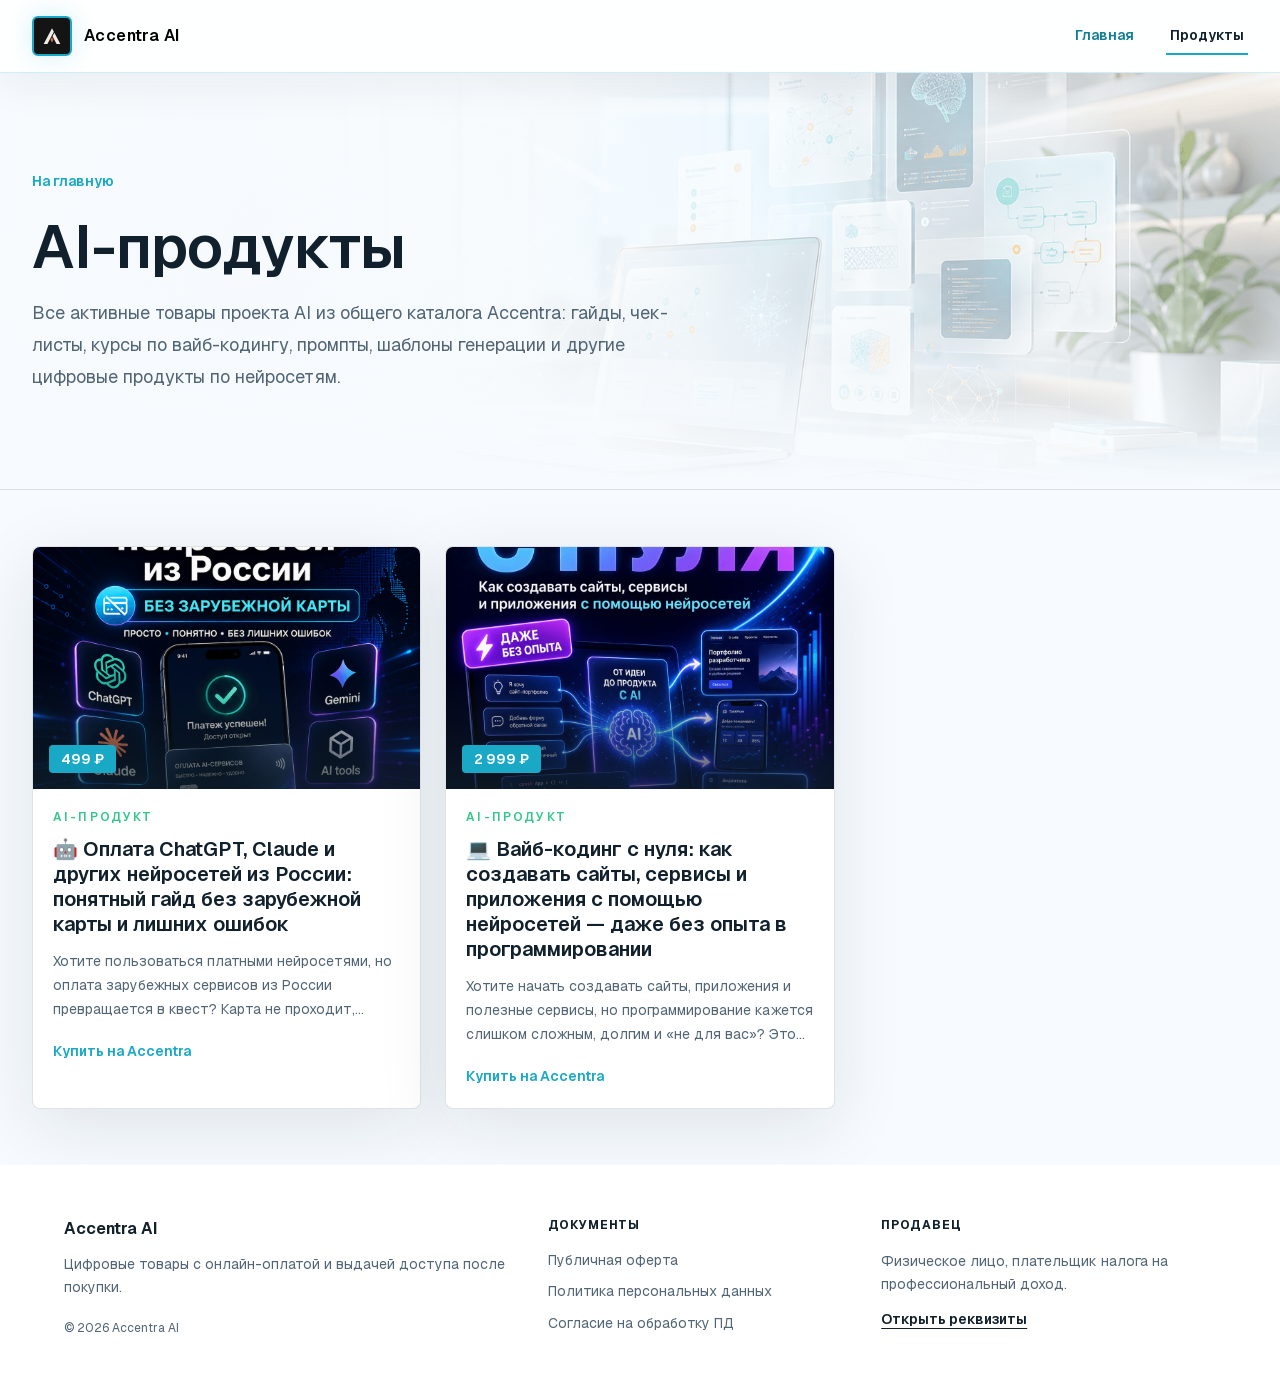
<file: products/index.html>
<!DOCTYPE html><html lang="ru" class="geist_a71539c9-module__T19VSG__variable geist_mono_8d43a2aa-module__8Li5zG__variable h-full antialiased"><head><meta charSet="utf-8"/><meta name="viewport" content="width=device-width, initial-scale=1"/><link rel="preload" href="/_next/static/media/797e433ab948586e-s.p.09zddjkbdep5a.woff2" as="font" crossorigin="" type="font/woff2"/><link rel="preload" href="/_next/static/media/caa3a2e1cccd8315-s.p.09~u27dqhyhd6.woff2" as="font" crossorigin="" type="font/woff2"/><link rel="preload" as="image" href="/logo.svg"/><link rel="preload" as="image" href="/hero/ai-studio.png"/><link rel="stylesheet" href="/_next/static/chunks/10_-vnx20_7.6.css" data-precedence="next"/><link rel="preload" as="script" fetchPriority="low" href="/_next/static/chunks/0um72ayzn1ioa.js"/><script src="/_next/static/chunks/0ipl_x0c9ivig.js" async=""></script><script src="/_next/static/chunks/0nb.jqspx-ja4.js" async=""></script><script src="/_next/static/chunks/turbopack-0_~.0bul285rg.js" async=""></script><script src="/_next/static/chunks/120_mrj66w7d5.js" async=""></script><script src="/_next/static/chunks/0o-0m-u_g1k0-.js" async=""></script><script src="/_next/static/chunks/0gabxsbzt9l-s.js" async=""></script><meta name="next-size-adjust" content=""/><title>Accentra AI — продукты по нейросетям</title><meta name="description" content="Гайды, чек-листы, курсы и практические материалы по нейросетям, генерации и вайб-кодингу."/><meta name="yandex-verification" content="3810a843afc384e1"/><link rel="shortcut icon" href="/favicon.ico" type="image/x-icon"/><link rel="icon" href="/favicon.ico?favicon.0-gzdo0tdrnai.ico" sizes="256x256" type="image/x-icon"/><link rel="icon" href="/favicon.ico" type="image/x-icon" sizes="any"/><link rel="apple-touch-icon" href="/apple-touch-icon.png" type="image/png" sizes="180x180"/><script src="/_next/static/chunks/03~yq9q893hmn.js" noModule=""></script></head><body class="min-h-full flex flex-col"><div hidden=""><!--$--><!--/$--></div><noscript><div><img src="https://mc.yandex.ru/watch/109227984" style="position:absolute;left:-9999px" alt=""/></div></noscript><div class="min-h-dvh bg-background"><header class="sticky top-0 z-50 border-b border-[#19a9c7]/20 bg-white/86 shadow-[0_12px_40px_rgba(16,32,44,0.06)] backdrop-blur-xl"><div class="mx-auto flex h-18 max-w-7xl items-center justify-between gap-4 px-4 sm:px-6 lg:px-8"><a href="/" class="flex items-center gap-3" aria-label="Accentra AI"><span class="flex size-10 shrink-0 items-center justify-center rounded-md border-2 border-[#19a9c7] bg-[#141414] p-[3px] shadow-[0_0_26px_rgba(25,169,199,0.18)]"><img alt="" width="34" height="34" decoding="async" data-nimg="1" class="block size-[34px] object-contain" style="color:transparent" src="/logo.svg"/></span><span class="text-base font-semibold tracking-wide text-black">Accentra AI</span></a><nav class="flex items-center gap-5 text-sm font-semibold text-[#127f98] sm:gap-7"><a href="/" class="border-b-2 px-1 py-2 transition-colors hover:border-[#19a9c7] hover:text-[#10202c] border-transparent">Главная</a><a href="/products/" class="border-b-2 px-1 py-2 transition-colors hover:border-[#19a9c7] hover:text-[#10202c] border-[#19a9c7] text-[#10202c]">Продукты</a></nav></div></header><main><section class="relative isolate overflow-hidden border-b border-border"><img alt="" decoding="async" data-nimg="fill" class="-z-20 object-cover" style="position:absolute;height:100%;width:100%;left:0;top:0;right:0;bottom:0;color:transparent" src="/hero/ai-studio.png"/><div class="absolute inset-0 -z-10 bg-[linear-gradient(90deg,rgba(247,251,255,0.98)_0%,rgba(247,251,255,0.86)_45%,rgba(247,251,255,0.34)_100%),linear-gradient(0deg,rgba(247,251,255,1)_0%,rgba(247,251,255,0)_45%)]"></div><div class="mx-auto max-w-7xl px-4 py-18 sm:px-6 sm:py-24 lg:px-8"><a href="/" class="text-sm font-semibold text-primary hover:text-foreground">На главную</a><h1 class="mt-6 max-w-3xl text-4xl font-semibold tracking-normal sm:text-6xl">AI-продукты</h1><p class="mt-5 max-w-2xl text-lg leading-8 text-muted-foreground">Все активные товары проекта AI из общего каталога Accentra: гайды, чек-листы, курсы по вайб-кодингу, промпты, шаблоны генерации и другие цифровые продукты по нейросетям.</p></div></section><section class="mx-auto max-w-7xl px-4 py-14 sm:px-6 lg:px-8"><div class="grid gap-6 md:grid-cols-2 xl:grid-cols-3"><a href="https://accentra.ru/products/22e9035f-3868-4ca6-849c-213f71f04df5/" target="_blank" rel="noreferrer" class="group overflow-hidden rounded-lg border border-border bg-card text-card-foreground shadow-[0_18px_70px_rgba(16,32,44,0.10)] transition duration-300 hover:-translate-y-1 hover:border-primary/70"><div class="relative aspect-[16/10] overflow-hidden bg-muted"><img alt="🤖 Оплата ChatGPT, Claude и других нейросетей из России: понятный гайд без зарубежной карты и лишних ошибок" loading="lazy" decoding="async" data-nimg="fill" class="object-cover transition duration-500 group-hover:scale-105" style="position:absolute;height:100%;width:100%;left:0;top:0;right:0;bottom:0;color:transparent" src="/product-assets/22e9035f-3868-4ca6-849c-213f71f04df5/cover.png"/><div class="absolute inset-0 bg-gradient-to-t from-[#10202c]/72 via-transparent to-transparent"></div><div class="absolute bottom-4 left-4 rounded bg-primary px-3 py-1 text-sm font-semibold text-primary-foreground">499 ₽</div></div><div class="p-5"><p class="text-xs font-semibold uppercase tracking-[0.18em] text-accent">AI-продукт</p><h2 class="mt-3 text-xl font-semibold leading-tight">🤖 Оплата ChatGPT, Claude и других нейросетей из России: понятный гайд без зарубежной карты и лишних ошибок</h2><p class="mt-3 line-clamp-3 text-sm leading-6 text-muted-foreground">Хотите пользоваться платными нейросетями, но оплата зарубежных сервисов из России превращается в квест? Карта не проходит, способов слишком много, а в интернете полно противоречивых советов и сомнительных посредников. Этот гайд поможет спокойно разобраться,...</p><span class="mt-5 inline-flex text-sm font-semibold text-primary transition-colors group-hover:text-foreground">Купить на Accentra</span></div></a><a href="https://accentra.ru/products/56df31fc-23c1-4991-8503-3be87ecf45fc/" target="_blank" rel="noreferrer" class="group overflow-hidden rounded-lg border border-border bg-card text-card-foreground shadow-[0_18px_70px_rgba(16,32,44,0.10)] transition duration-300 hover:-translate-y-1 hover:border-primary/70"><div class="relative aspect-[16/10] overflow-hidden bg-muted"><img alt="💻 Вайб-кодинг с нуля: как создавать сайты, сервисы и приложения с помощью нейросетей — даже без опыта в программировании" loading="lazy" decoding="async" data-nimg="fill" class="object-cover transition duration-500 group-hover:scale-105" style="position:absolute;height:100%;width:100%;left:0;top:0;right:0;bottom:0;color:transparent" src="/product-assets/56df31fc-23c1-4991-8503-3be87ecf45fc/cover.png"/><div class="absolute inset-0 bg-gradient-to-t from-[#10202c]/72 via-transparent to-transparent"></div><div class="absolute bottom-4 left-4 rounded bg-primary px-3 py-1 text-sm font-semibold text-primary-foreground">2 999 ₽</div></div><div class="p-5"><p class="text-xs font-semibold uppercase tracking-[0.18em] text-accent">AI-продукт</p><h2 class="mt-3 text-xl font-semibold leading-tight">💻 Вайб-кодинг с нуля: как создавать сайты, сервисы и приложения с помощью нейросетей — даже без опыта в программировании</h2><p class="mt-3 line-clamp-3 text-sm leading-6 text-muted-foreground">Хотите начать создавать сайты, приложения и полезные сервисы, но программирование кажется слишком сложным, долгим и «не для вас»? Этот курс — понятный старт в вайб-кодинге: подходе, при котором вы не годами изучаете синтаксис, а учитесь ставить задачи нейро...</p><span class="mt-5 inline-flex text-sm font-semibold text-primary transition-colors group-hover:text-foreground">Купить на Accentra</span></div></a></div></section></main></div><!--$--><!--/$--><footer class="legal-footer border-t border-border bg-background text-sm text-muted-foreground bg-white"><style>
        .legal-footer {
          padding: 2.75rem 1rem;
        }

        .legal-footer__inner {
          display: grid;
          gap: 2rem;
          max-width: 72rem;
          margin: 0 auto;
        }

        .legal-footer__title {
          color: var(--foreground);
          font-size: 1rem;
          font-weight: 650;
          line-height: 1.5;
        }

        .legal-footer__text {
          max-width: 28rem;
          margin-top: 0.75rem;
          line-height: 1.65;
        }

        .legal-footer__meta {
          margin-top: 1.25rem;
          font-size: 0.75rem;
          line-height: 1.5;
        }

        .legal-footer__label {
          color: var(--foreground);
          font-size: 0.75rem;
          font-weight: 700;
          letter-spacing: 0.08em;
          line-height: 1.4;
          text-transform: uppercase;
        }

        .legal-footer__links {
          display: flex;
          flex-direction: column;
          align-items: flex-start;
          gap: 0.7rem;
          margin-top: 1rem;
        }

        .legal-footer__link {
          color: inherit;
          line-height: 1.45;
          text-decoration: none;
          transition: color 160ms ease;
        }

        .legal-footer__link:hover {
          color: var(--foreground);
        }

        .legal-footer__seller {
          margin-top: 1rem;
          line-height: 1.65;
        }

        .legal-footer__requisites {
          display: inline-flex;
          margin-top: 0.8rem;
          color: var(--foreground);
          font-weight: 600;
          text-decoration: underline;
          text-underline-offset: 4px;
          transition: color 160ms ease;
        }

        .legal-footer__requisites:hover {
          color: var(--muted-foreground);
        }

        @media (min-width: 768px) {
          .legal-footer {
            padding: 3.25rem 1.5rem;
          }

          .legal-footer__inner {
            grid-template-columns: minmax(0, 1.35fr) minmax(0, 0.9fr) minmax(0, 1fr);
            align-items: start;
          }
        }
      </style><div class="legal-footer__inner"><div><p class="legal-footer__title">Accentra AI</p><p class="legal-footer__text">Цифровые товары с онлайн-оплатой и выдачей доступа после покупки.</p><p class="legal-footer__meta">© <!-- -->2026<!-- --> <!-- -->Accentra AI</p></div><nav aria-label="Юридические документы"><p class="legal-footer__label">Документы</p><div class="legal-footer__links"><a href="https://accentra.ru/legal/offer/" target="_blank" rel="noreferrer" class="legal-footer__link">Публичная оферта</a><a href="https://accentra.ru/legal/privacy/" target="_blank" rel="noreferrer" class="legal-footer__link">Политика персональных данных</a><a href="https://accentra.ru/legal/personal-data-consent/" target="_blank" rel="noreferrer" class="legal-footer__link">Согласие на обработку ПД</a></div></nav><div><p class="legal-footer__label">Продавец</p><p class="legal-footer__seller">Физическое лицо, плательщик налога на профессиональный доход.</p><a href="https://accentra.ru/contacts/" target="_blank" rel="noreferrer" class="legal-footer__requisites">Открыть реквизиты</a></div></div></footer><script src="/_next/static/chunks/0um72ayzn1ioa.js" id="_R_" async=""></script><script>(self.__next_f=self.__next_f||[]).push([0])</script><script>self.__next_f.push([1,"1:\"$Sreact.fragment\"\n2:I[10536,[\"/_next/static/chunks/120_mrj66w7d5.js\",\"/_next/static/chunks/0o-0m-u_g1k0-.js\"],\"YandexMetrika\"]\n3:I[60379,[\"/_next/static/chunks/120_mrj66w7d5.js\",\"/_next/static/chunks/0o-0m-u_g1k0-.js\"],\"default\"]\n4:I[44345,[\"/_next/static/chunks/120_mrj66w7d5.js\",\"/_next/static/chunks/0o-0m-u_g1k0-.js\"],\"default\"]\nb:I[3222,[\"/_next/static/chunks/120_mrj66w7d5.js\",\"/_next/static/chunks/0o-0m-u_g1k0-.js\"],\"default\",1]\n:HL[\"/_next/static/chunks/10_-vnx20_7.6.css\",\"style\"]\n:HL[\"/_next/static/media/797e433ab948586e-s.p.09zddjkbdep5a.woff2\",\"font\",{\"crossOrigin\":\"\",\"type\":\"font/woff2\"}]\n:HL[\"/_next/static/media/caa3a2e1cccd8315-s.p.09~u27dqhyhd6.woff2\",\"font\",{\"crossOrigin\":\"\",\"type\":\"font/woff2\"}]\n5:T820,"])</script><script>self.__next_f.push([1,"\n        .legal-footer {\n          padding: 2.75rem 1rem;\n        }\n\n        .legal-footer__inner {\n          display: grid;\n          gap: 2rem;\n          max-width: 72rem;\n          margin: 0 auto;\n        }\n\n        .legal-footer__title {\n          color: var(--foreground);\n          font-size: 1rem;\n          font-weight: 650;\n          line-height: 1.5;\n        }\n\n        .legal-footer__text {\n          max-width: 28rem;\n          margin-top: 0.75rem;\n          line-height: 1.65;\n        }\n\n        .legal-footer__meta {\n          margin-top: 1.25rem;\n          font-size: 0.75rem;\n          line-height: 1.5;\n        }\n\n        .legal-footer__label {\n          color: var(--foreground);\n          font-size: 0.75rem;\n          font-weight: 700;\n          letter-spacing: 0.08em;\n          line-height: 1.4;\n          text-transform: uppercase;\n        }\n\n        .legal-footer__links {\n          display: flex;\n          flex-direction: column;\n          align-items: flex-start;\n          gap: 0.7rem;\n          margin-top: 1rem;\n        }\n\n        .legal-footer__link {\n          color: inherit;\n          line-height: 1.45;\n          text-decoration: none;\n          transition: color 160ms ease;\n        }\n\n        .legal-footer__link:hover {\n          color: var(--foreground);\n        }\n\n        .legal-footer__seller {\n          margin-top: 1rem;\n          line-height: 1.65;\n        }\n\n        .legal-footer__requisites {\n          display: inline-flex;\n          margin-top: 0.8rem;\n          color: var(--foreground);\n          font-weight: 600;\n          text-decoration: underline;\n          text-underline-offset: 4px;\n          transition: color 160ms ease;\n        }\n\n        .legal-footer__requisites:hover {\n          color: var(--muted-foreground);\n        }\n\n        @media (min-width: 768px) {\n          .legal-footer {\n            padding: 3.25rem 1.5rem;\n          }\n\n          .legal-footer__inner {\n            grid-template-columns: minmax(0, 1.35fr) minmax(0, 0.9fr) minmax(0, 1fr);\n            align-items: start;\n          }\n        }\n      "])</script><script>self.__next_f.push([1,"0:{\"P\":null,\"c\":[\"\",\"products\",\"\"],\"q\":\"\",\"i\":false,\"f\":[[[\"\",{\"children\":[\"products\",{\"children\":[\"__PAGE__\",{}]}]},\"$undefined\",\"$undefined\",16],[[\"$\",\"$1\",\"c\",{\"children\":[[[\"$\",\"link\",\"0\",{\"rel\":\"stylesheet\",\"href\":\"/_next/static/chunks/10_-vnx20_7.6.css\",\"precedence\":\"next\",\"crossOrigin\":\"$undefined\",\"nonce\":\"$undefined\"}],[\"$\",\"script\",\"script-0\",{\"src\":\"/_next/static/chunks/120_mrj66w7d5.js\",\"async\":true,\"nonce\":\"$undefined\"}],[\"$\",\"script\",\"script-1\",{\"src\":\"/_next/static/chunks/0o-0m-u_g1k0-.js\",\"async\":true,\"nonce\":\"$undefined\"}]],[\"$\",\"html\",null,{\"lang\":\"ru\",\"className\":\"geist_a71539c9-module__T19VSG__variable geist_mono_8d43a2aa-module__8Li5zG__variable h-full antialiased\",\"children\":[\"$\",\"body\",null,{\"className\":\"min-h-full flex flex-col\",\"children\":[[\"$\",\"$L2\",null,{}],[\"$\",\"$L3\",null,{\"parallelRouterKey\":\"children\",\"error\":\"$undefined\",\"errorStyles\":\"$undefined\",\"errorScripts\":\"$undefined\",\"template\":[\"$\",\"$L4\",null,{}],\"templateStyles\":\"$undefined\",\"templateScripts\":\"$undefined\",\"notFound\":[[[\"$\",\"title\",null,{\"children\":\"404: This page could not be found.\"}],[\"$\",\"div\",null,{\"style\":{\"fontFamily\":\"system-ui,\\\"Segoe UI\\\",Roboto,Helvetica,Arial,sans-serif,\\\"Apple Color Emoji\\\",\\\"Segoe UI Emoji\\\"\",\"height\":\"100vh\",\"textAlign\":\"center\",\"display\":\"flex\",\"flexDirection\":\"column\",\"alignItems\":\"center\",\"justifyContent\":\"center\"},\"children\":[\"$\",\"div\",null,{\"children\":[[\"$\",\"style\",null,{\"dangerouslySetInnerHTML\":{\"__html\":\"body{color:#000;background:#fff;margin:0}.next-error-h1{border-right:1px solid rgba(0,0,0,.3)}@media (prefers-color-scheme:dark){body{color:#fff;background:#000}.next-error-h1{border-right:1px solid rgba(255,255,255,.3)}}\"}}],[\"$\",\"h1\",null,{\"className\":\"next-error-h1\",\"style\":{\"display\":\"inline-block\",\"margin\":\"0 20px 0 0\",\"padding\":\"0 23px 0 0\",\"fontSize\":24,\"fontWeight\":500,\"verticalAlign\":\"top\",\"lineHeight\":\"49px\"},\"children\":404}],[\"$\",\"div\",null,{\"style\":{\"display\":\"inline-block\"},\"children\":[\"$\",\"h2\",null,{\"style\":{\"fontSize\":14,\"fontWeight\":400,\"lineHeight\":\"49px\",\"margin\":0},\"children\":\"This page could not be found.\"}]}]]}]}]],[]],\"forbidden\":\"$undefined\",\"unauthorized\":\"$undefined\"}],[\"$\",\"footer\",null,{\"className\":\"legal-footer border-t border-border bg-background text-sm text-muted-foreground bg-white\",\"children\":[[\"$\",\"style\",null,{\"children\":\"$5\"}],\"$L6\"]}]]}]}]]}],{\"children\":[\"$L7\",{\"children\":[\"$L8\",{},null,false,null]},null,false,\"$@9\"]},null,false,null],\"$La\",false]],\"m\":\"$undefined\",\"G\":[\"$b\",[\"$Lc\"]],\"S\":true,\"h\":null,\"s\":\"$undefined\",\"l\":\"$undefined\",\"p\":\"$undefined\",\"d\":\"$undefined\",\"b\":\"fodcm2tJheA97NftSawAr\"}\n"])</script><script>self.__next_f.push([1,"e:I[96237,[\"/_next/static/chunks/120_mrj66w7d5.js\",\"/_next/static/chunks/0o-0m-u_g1k0-.js\"],\"OutletBoundary\"]\nf:\"$Sreact.suspense\"\n12:I[96237,[\"/_next/static/chunks/120_mrj66w7d5.js\",\"/_next/static/chunks/0o-0m-u_g1k0-.js\"],\"ViewportBoundary\"]\n14:I[96237,[\"/_next/static/chunks/120_mrj66w7d5.js\",\"/_next/static/chunks/0o-0m-u_g1k0-.js\"],\"MetadataBoundary\"]\n"])</script><script>self.__next_f.push([1,"6:[\"$\",\"div\",null,{\"className\":\"legal-footer__inner\",\"children\":[[\"$\",\"div\",null,{\"children\":[[\"$\",\"p\",null,{\"className\":\"legal-footer__title\",\"children\":\"Accentra AI\"}],[\"$\",\"p\",null,{\"className\":\"legal-footer__text\",\"children\":\"Цифровые товары с онлайн-оплатой и выдачей доступа после покупки.\"}],[\"$\",\"p\",null,{\"className\":\"legal-footer__meta\",\"children\":[\"© \",2026,\" \",\"Accentra AI\"]}]]}],[\"$\",\"nav\",null,{\"aria-label\":\"Юридические документы\",\"children\":[[\"$\",\"p\",null,{\"className\":\"legal-footer__label\",\"children\":\"Документы\"}],[\"$\",\"div\",null,{\"className\":\"legal-footer__links\",\"children\":[[\"$\",\"a\",\"/legal/offer/\",{\"href\":\"https://accentra.ru/legal/offer/\",\"target\":\"_blank\",\"rel\":\"noreferrer\",\"className\":\"legal-footer__link\",\"children\":\"Публичная оферта\"}],[\"$\",\"a\",\"/legal/privacy/\",{\"href\":\"https://accentra.ru/legal/privacy/\",\"target\":\"_blank\",\"rel\":\"noreferrer\",\"className\":\"legal-footer__link\",\"children\":\"Политика персональных данных\"}],[\"$\",\"a\",\"/legal/personal-data-consent/\",{\"href\":\"https://accentra.ru/legal/personal-data-consent/\",\"target\":\"_blank\",\"rel\":\"noreferrer\",\"className\":\"legal-footer__link\",\"children\":\"Согласие на обработку ПД\"}]]}]]}],[\"$\",\"div\",null,{\"children\":[[\"$\",\"p\",null,{\"className\":\"legal-footer__label\",\"children\":\"Продавец\"}],[\"$\",\"p\",null,{\"className\":\"legal-footer__seller\",\"children\":\"Физическое лицо, плательщик налога на профессиональный доход.\"}],[\"$\",\"a\",null,{\"href\":\"https://accentra.ru/contacts/\",\"target\":\"_blank\",\"rel\":\"noreferrer\",\"className\":\"legal-footer__requisites\",\"children\":\"Открыть реквизиты\"}]]}]]}]\n"])</script><script>self.__next_f.push([1,"7:[\"$\",\"$1\",\"c\",{\"children\":[null,[\"$\",\"$L3\",null,{\"parallelRouterKey\":\"children\",\"error\":\"$undefined\",\"errorStyles\":\"$undefined\",\"errorScripts\":\"$undefined\",\"template\":[\"$\",\"$L4\",null,{}],\"templateStyles\":\"$undefined\",\"templateScripts\":\"$undefined\",\"notFound\":\"$undefined\",\"forbidden\":\"$undefined\",\"unauthorized\":\"$undefined\"}]]}]\n8:[\"$\",\"$1\",\"c\",{\"children\":[\"$Ld\",[[\"$\",\"script\",\"script-0\",{\"src\":\"/_next/static/chunks/0gabxsbzt9l-s.js\",\"async\":true,\"nonce\":\"$undefined\"}]],[\"$\",\"$Le\",null,{\"children\":[\"$\",\"$f\",null,{\"name\":\"Next.MetadataOutlet\",\"children\":\"$@10\"}]}]]}]\n11:[]\n9:\"$W11\"\na:[\"$\",\"$1\",\"h\",{\"children\":[null,[\"$\",\"$L12\",null,{\"children\":\"$L13\"}],[\"$\",\"div\",null,{\"hidden\":true,\"children\":[\"$\",\"$L14\",null,{\"children\":[\"$\",\"$f\",null,{\"name\":\"Next.Metadata\",\"children\":\"$L15\"}]}]}],[\"$\",\"meta\",null,{\"name\":\"next-size-adjust\",\"content\":\"\"}]]}]\nc:[\"$\",\"link\",\"0\",{\"rel\":\"stylesheet\",\"href\":\"/_next/static/chunks/10_-vnx20_7.6.css\",\"precedence\":\"next\",\"crossOrigin\":\"$undefined\",\"nonce\":\"$undefined\"}]\n"])</script><script>self.__next_f.push([1,"13:[[\"$\",\"meta\",\"0\",{\"charSet\":\"utf-8\"}],[\"$\",\"meta\",\"1\",{\"name\":\"viewport\",\"content\":\"width=device-width, initial-scale=1\"}]]\n"])</script><script>self.__next_f.push([1,"16:I[15637,[\"/_next/static/chunks/120_mrj66w7d5.js\",\"/_next/static/chunks/0o-0m-u_g1k0-.js\"],\"IconMark\"]\n10:null\n15:[[\"$\",\"title\",\"0\",{\"children\":\"Accentra AI — продукты по нейросетям\"}],[\"$\",\"meta\",\"1\",{\"name\":\"description\",\"content\":\"Гайды, чек-листы, курсы и практические материалы по нейросетям, генерации и вайб-кодингу.\"}],[\"$\",\"meta\",\"2\",{\"name\":\"yandex-verification\",\"content\":\"3810a843afc384e1\"}],[\"$\",\"link\",\"3\",{\"rel\":\"shortcut icon\",\"href\":\"/favicon.ico\",\"type\":\"image/x-icon\"}],[\"$\",\"link\",\"4\",{\"rel\":\"icon\",\"href\":\"/favicon.ico?favicon.0-gzdo0tdrnai.ico\",\"sizes\":\"256x256\",\"type\":\"image/x-icon\"}],[\"$\",\"link\",\"5\",{\"rel\":\"icon\",\"href\":\"/favicon.ico\",\"type\":\"image/x-icon\",\"sizes\":\"any\"}],[\"$\",\"link\",\"6\",{\"rel\":\"apple-touch-icon\",\"href\":\"/apple-touch-icon.png\",\"type\":\"image/png\",\"sizes\":\"180x180\"}],[\"$\",\"$L16\",\"7\",{}]]\n"])</script><script>self.__next_f.push([1,"17:I[58891,[\"/_next/static/chunks/120_mrj66w7d5.js\",\"/_next/static/chunks/0o-0m-u_g1k0-.js\",\"/_next/static/chunks/0gabxsbzt9l-s.js\"],\"Image\"]\n"])</script><script>self.__next_f.push([1,"d:[\"$\",\"div\",null,{\"className\":\"min-h-dvh bg-background\",\"children\":[[\"$\",\"header\",null,{\"className\":\"sticky top-0 z-50 border-b border-[#19a9c7]/20 bg-white/86 shadow-[0_12px_40px_rgba(16,32,44,0.06)] backdrop-blur-xl\",\"children\":[\"$\",\"div\",null,{\"className\":\"mx-auto flex h-18 max-w-7xl items-center justify-between gap-4 px-4 sm:px-6 lg:px-8\",\"children\":[[\"$\",\"a\",null,{\"href\":\"/\",\"className\":\"flex items-center gap-3\",\"aria-label\":\"Accentra AI\",\"children\":[[\"$\",\"span\",null,{\"className\":\"flex size-10 shrink-0 items-center justify-center rounded-md border-2 border-[#19a9c7] bg-[#141414] p-[3px] shadow-[0_0_26px_rgba(25,169,199,0.18)]\",\"children\":[\"$\",\"$L17\",null,{\"src\":\"/logo.svg\",\"alt\":\"\",\"width\":34,\"height\":34,\"className\":\"block size-[34px] object-contain\",\"priority\":true}]}],[\"$\",\"span\",null,{\"className\":\"text-base font-semibold tracking-wide text-black\",\"children\":\"Accentra AI\"}]]}],[\"$\",\"nav\",null,{\"className\":\"flex items-center gap-5 text-sm font-semibold text-[#127f98] sm:gap-7\",\"children\":[[\"$\",\"a\",\"/\",{\"href\":\"/\",\"className\":\"border-b-2 px-1 py-2 transition-colors hover:border-[#19a9c7] hover:text-[#10202c] border-transparent\",\"children\":\"Главная\"}],[\"$\",\"a\",\"/products/\",{\"href\":\"/products/\",\"className\":\"border-b-2 px-1 py-2 transition-colors hover:border-[#19a9c7] hover:text-[#10202c] border-[#19a9c7] text-[#10202c]\",\"children\":\"Продукты\"}]]}]]}]}],[\"$\",\"main\",null,{\"children\":[[\"$\",\"section\",null,{\"className\":\"relative isolate overflow-hidden border-b border-border\",\"children\":[[\"$\",\"$L17\",null,{\"src\":\"/hero/ai-studio.png\",\"alt\":\"\",\"fill\":true,\"priority\":true,\"className\":\"-z-20 object-cover\",\"sizes\":\"100vw\"}],[\"$\",\"div\",null,{\"className\":\"absolute inset-0 -z-10 bg-[linear-gradient(90deg,rgba(247,251,255,0.98)_0%,rgba(247,251,255,0.86)_45%,rgba(247,251,255,0.34)_100%),linear-gradient(0deg,rgba(247,251,255,1)_0%,rgba(247,251,255,0)_45%)]\"}],[\"$\",\"div\",null,{\"className\":\"mx-auto max-w-7xl px-4 py-18 sm:px-6 sm:py-24 lg:px-8\",\"children\":[[\"$\",\"a\",null,{\"href\":\"/\",\"className\":\"text-sm font-semibold text-primary hover:text-foreground\",\"children\":\"На главную\"}],[\"$\",\"h1\",null,{\"className\":\"mt-6 max-w-3xl text-4xl font-semibold tracking-normal sm:text-6xl\",\"children\":\"AI-продукты\"}],[\"$\",\"p\",null,{\"className\":\"mt-5 max-w-2xl text-lg leading-8 text-muted-foreground\",\"children\":\"Все активные товары проекта AI из общего каталога Accentra: гайды, чек-листы, курсы по вайб-кодингу, промпты, шаблоны генерации и другие цифровые продукты по нейросетям.\"}]]}]]}],[\"$\",\"section\",null,{\"className\":\"mx-auto max-w-7xl px-4 py-14 sm:px-6 lg:px-8\",\"children\":[\"$\",\"div\",null,{\"className\":\"grid gap-6 md:grid-cols-2 xl:grid-cols-3\",\"children\":[[\"$\",\"a\",\"22e9035f-3868-4ca6-849c-213f71f04df5\",{\"href\":\"https://accentra.ru/products/22e9035f-3868-4ca6-849c-213f71f04df5/\",\"target\":\"_blank\",\"rel\":\"noreferrer\",\"className\":\"group overflow-hidden rounded-lg border border-border bg-card text-card-foreground shadow-[0_18px_70px_rgba(16,32,44,0.10)] transition duration-300 hover:-translate-y-1 hover:border-primary/70\",\"children\":[[\"$\",\"div\",null,{\"className\":\"relative aspect-[16/10] overflow-hidden bg-muted\",\"children\":[[\"$\",\"$L17\",null,{\"src\":\"/product-assets/22e9035f-3868-4ca6-849c-213f71f04df5/cover.png\",\"alt\":\"🤖 Оплата ChatGPT, Claude и других нейросетей из России: понятный гайд без зарубежной карты и лишних ошибок\",\"fill\":true,\"className\":\"object-cover transition duration-500 group-hover:scale-105\",\"sizes\":\"(min-width: 1024px) 360px, (min-width: 640px) 50vw, 100vw\"}],[\"$\",\"div\",null,{\"className\":\"absolute inset-0 bg-gradient-to-t from-[#10202c]/72 via-transparent to-transparent\"}],[\"$\",\"div\",null,{\"className\":\"absolute bottom-4 left-4 rounded bg-primary px-3 py-1 text-sm font-semibold text-primary-foreground\",\"children\":\"499 ₽\"}]]}],[\"$\",\"div\",null,{\"className\":\"p-5\",\"children\":[[\"$\",\"p\",null,{\"className\":\"text-xs font-semibold uppercase tracking-[0.18em] text-accent\",\"children\":\"AI-продукт\"}],\"$L18\",\"$L19\",\"$L1a\"]}]]}],\"$L1b\"]}]}]]}]]}]\n"])</script><script>self.__next_f.push([1,"18:[\"$\",\"h2\",null,{\"className\":\"mt-3 text-xl font-semibold leading-tight\",\"children\":\"🤖 Оплата ChatGPT, Claude и других нейросетей из России: понятный гайд без зарубежной карты и лишних ошибок\"}]\n19:[\"$\",\"p\",null,{\"className\":\"mt-3 line-clamp-3 text-sm leading-6 text-muted-foreground\",\"children\":\"Хотите пользоваться платными нейросетями, но оплата зарубежных сервисов из России превращается в квест? Карта не проходит, способов слишком много, а в интернете полно противоречивых советов и сомнительных посредников. Этот гайд поможет спокойно разобраться,...\"}]\n1a:[\"$\",\"span\",null,{\"className\":\"mt-5 inline-flex text-sm font-semibold text-primary transition-colors group-hover:text-foreground\",\"children\":\"Купить на Accentra\"}]\n"])</script><script>self.__next_f.push([1,"1b:[\"$\",\"a\",\"56df31fc-23c1-4991-8503-3be87ecf45fc\",{\"href\":\"https://accentra.ru/products/56df31fc-23c1-4991-8503-3be87ecf45fc/\",\"target\":\"_blank\",\"rel\":\"noreferrer\",\"className\":\"group overflow-hidden rounded-lg border border-border bg-card text-card-foreground shadow-[0_18px_70px_rgba(16,32,44,0.10)] transition duration-300 hover:-translate-y-1 hover:border-primary/70\",\"children\":[[\"$\",\"div\",null,{\"className\":\"relative aspect-[16/10] overflow-hidden bg-muted\",\"children\":[[\"$\",\"$L17\",null,{\"src\":\"/product-assets/56df31fc-23c1-4991-8503-3be87ecf45fc/cover.png\",\"alt\":\"💻 Вайб-кодинг с нуля: как создавать сайты, сервисы и приложения с помощью нейросетей — даже без опыта в программировании\",\"fill\":true,\"className\":\"object-cover transition duration-500 group-hover:scale-105\",\"sizes\":\"(min-width: 1024px) 360px, (min-width: 640px) 50vw, 100vw\"}],[\"$\",\"div\",null,{\"className\":\"absolute inset-0 bg-gradient-to-t from-[#10202c]/72 via-transparent to-transparent\"}],[\"$\",\"div\",null,{\"className\":\"absolute bottom-4 left-4 rounded bg-primary px-3 py-1 text-sm font-semibold text-primary-foreground\",\"children\":\"2 999 ₽\"}]]}],[\"$\",\"div\",null,{\"className\":\"p-5\",\"children\":[[\"$\",\"p\",null,{\"className\":\"text-xs font-semibold uppercase tracking-[0.18em] text-accent\",\"children\":\"AI-продукт\"}],[\"$\",\"h2\",null,{\"className\":\"mt-3 text-xl font-semibold leading-tight\",\"children\":\"💻 Вайб-кодинг с нуля: как создавать сайты, сервисы и приложения с помощью нейросетей — даже без опыта в программировании\"}],[\"$\",\"p\",null,{\"className\":\"mt-3 line-clamp-3 text-sm leading-6 text-muted-foreground\",\"children\":\"Хотите начать создавать сайты, приложения и полезные сервисы, но программирование кажется слишком сложным, долгим и «не для вас»? Этот курс — понятный старт в вайб-кодинге: подходе, при котором вы не годами изучаете синтаксис, а учитесь ставить задачи нейро...\"}],[\"$\",\"span\",null,{\"className\":\"mt-5 inline-flex text-sm font-semibold text-primary transition-colors group-hover:text-foreground\",\"children\":\"Купить на Accentra\"}]]}]]}]\n"])</script></body></html>
</file>
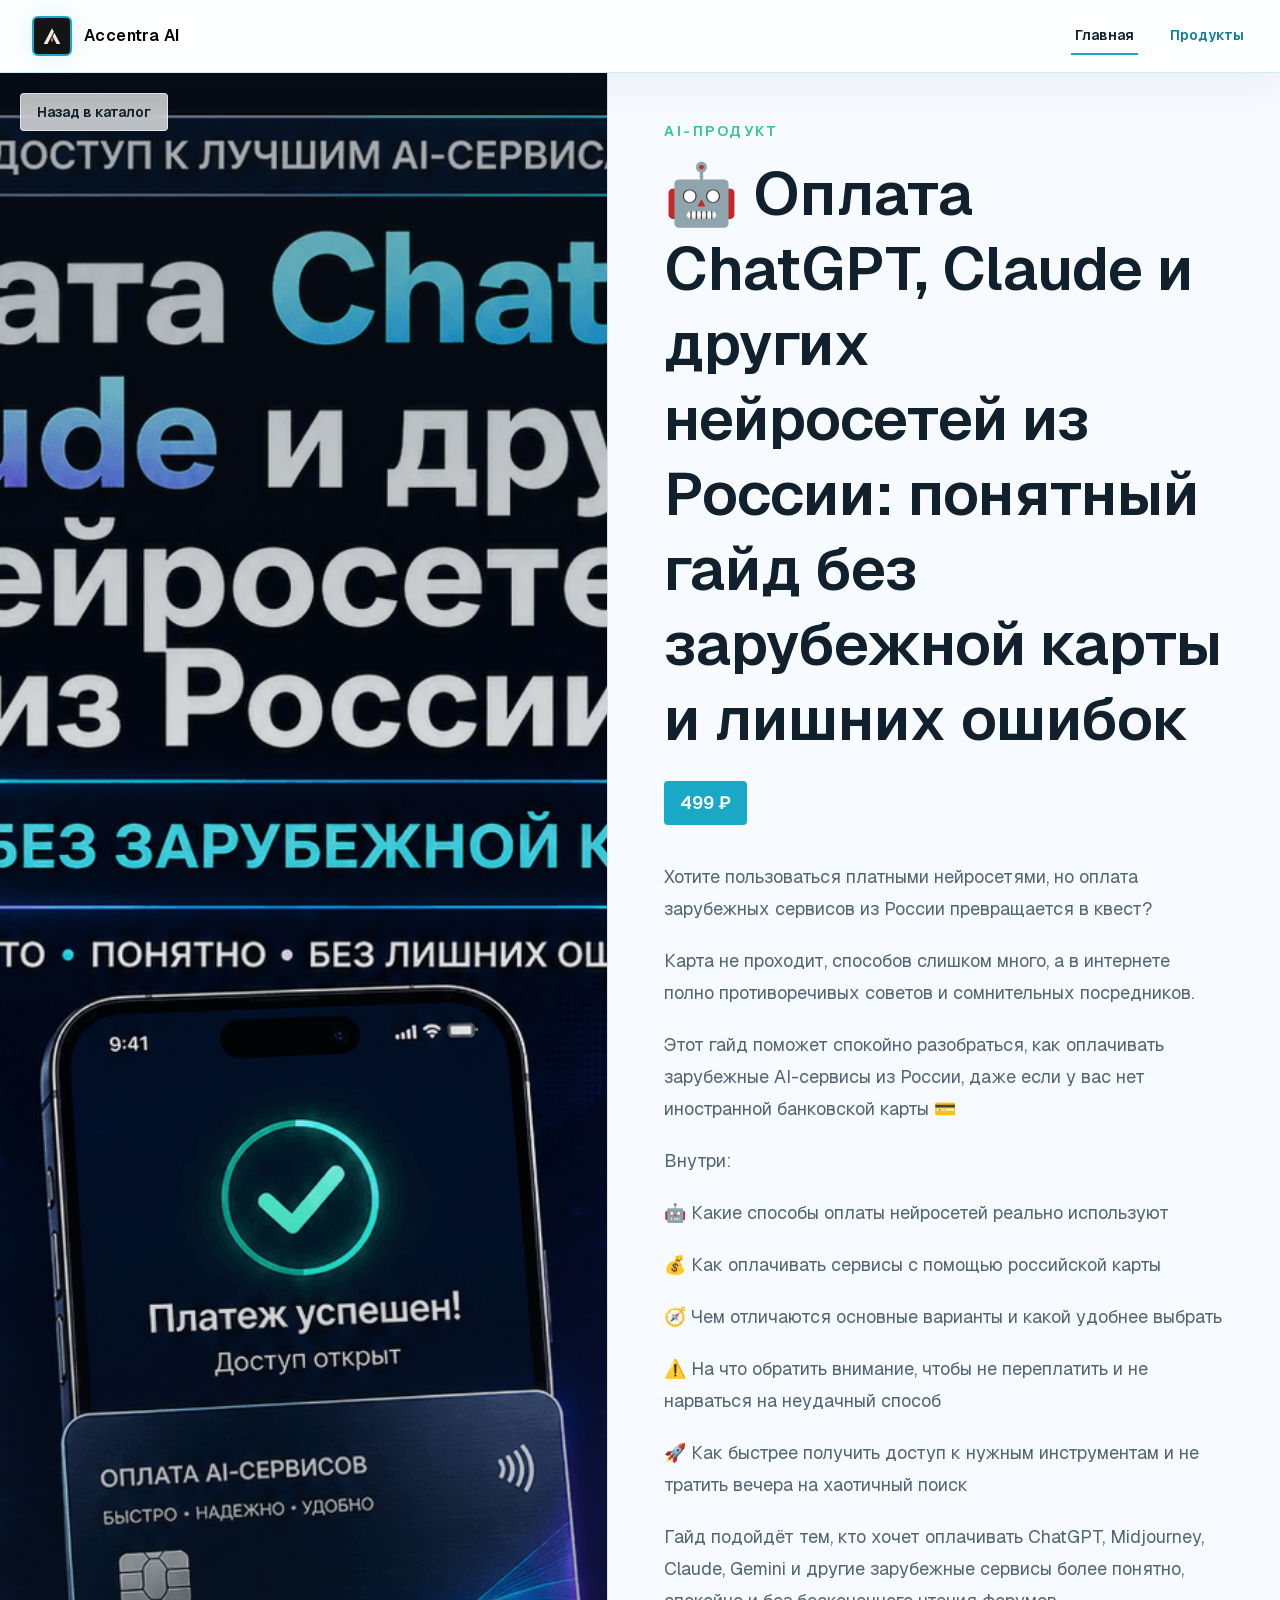
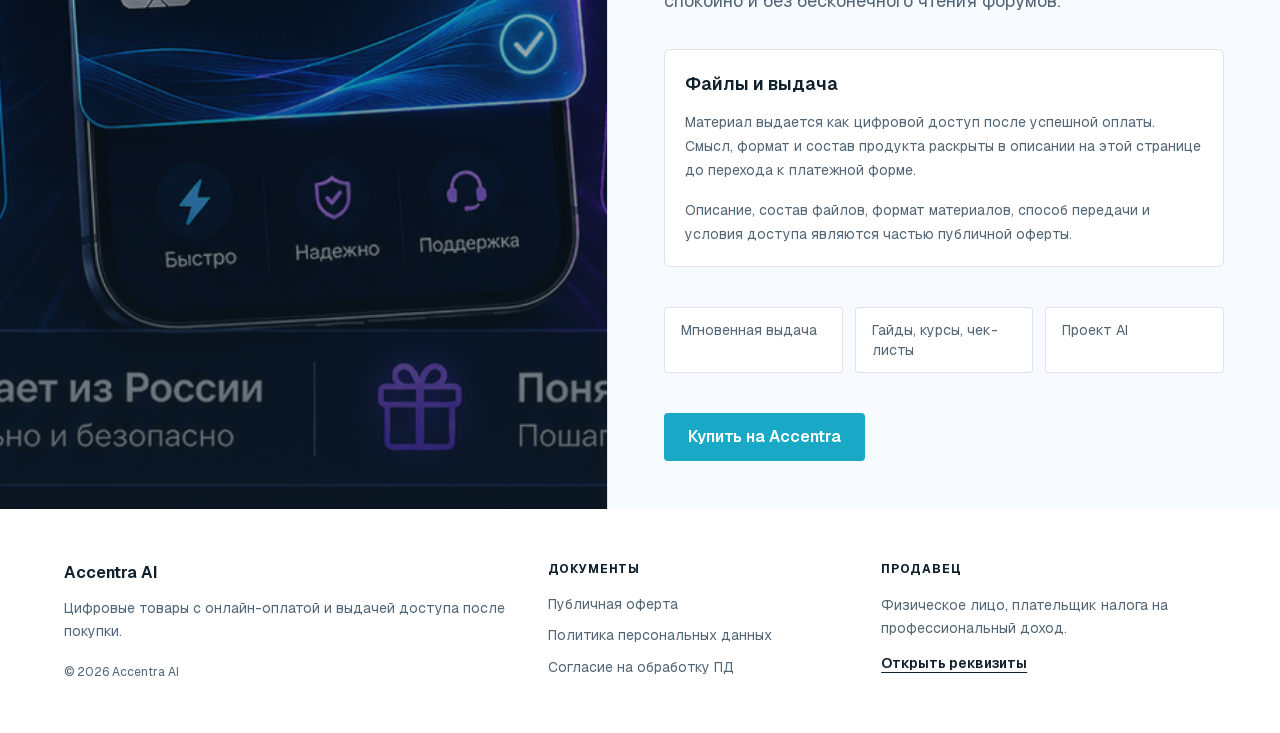
<file: products/22e9035f-3868-4ca6-849c-213f71f04df5/index.html>
<!DOCTYPE html><html lang="ru" class="geist_a71539c9-module__T19VSG__variable geist_mono_8d43a2aa-module__8Li5zG__variable h-full antialiased"><head><meta charSet="utf-8"/><meta name="viewport" content="width=device-width, initial-scale=1"/><link rel="preload" href="/_next/static/media/797e433ab948586e-s.p.09zddjkbdep5a.woff2" as="font" crossorigin="" type="font/woff2"/><link rel="preload" href="/_next/static/media/caa3a2e1cccd8315-s.p.09~u27dqhyhd6.woff2" as="font" crossorigin="" type="font/woff2"/><link rel="preload" as="image" href="/logo.svg"/><link rel="preload" as="image" href="/product-assets/22e9035f-3868-4ca6-849c-213f71f04df5/cover.png"/><link rel="stylesheet" href="/_next/static/chunks/10_-vnx20_7.6.css" data-precedence="next"/><link rel="preload" as="script" fetchPriority="low" href="/_next/static/chunks/0um72ayzn1ioa.js"/><script src="/_next/static/chunks/0ipl_x0c9ivig.js" async=""></script><script src="/_next/static/chunks/0nb.jqspx-ja4.js" async=""></script><script src="/_next/static/chunks/turbopack-0_~.0bul285rg.js" async=""></script><script src="/_next/static/chunks/120_mrj66w7d5.js" async=""></script><script src="/_next/static/chunks/0o-0m-u_g1k0-.js" async=""></script><script src="/_next/static/chunks/0gabxsbzt9l-s.js" async=""></script><meta name="next-size-adjust" content=""/><title>🤖 Оплата ChatGPT, Claude и других нейросетей из России: понятный гайд без зарубежной карты и лишних ошибок — Accentra AI</title><meta name="description" content="Хотите пользоваться платными нейросетями, но оплата зарубежных сервисов из России превращается в квест?
Карта не проходит, способов слишком много, а в интернете полно противоречивых советов и сомнительных посредников.

Этот гайд поможет спокойно разобраться, как оплачивать зарубежные AI-сервисы из России, даже если у вас нет иностранной банковской карты 💳

Внутри:

🤖 Какие способы оплаты нейросетей реально используют
💰 Как оплачивать сервисы с помощью российской карты
🧭 Чем отличаются основные варианты и какой удобнее выбрать
⚠️ На что обратить внимание, чтобы не переплатить и не нарваться на неудачный способ
🚀 Как быстрее получить доступ к нужным инструментам и не тратить вечера на хаотичный поиск

Гайд подойдёт тем, кто хочет оплачивать ChatGPT, Midjourney, Claude, Gemini и другие зарубежные сервисы более понятно, спокойно и без бесконечного чтения форумов."/><meta name="yandex-verification" content="3810a843afc384e1"/><link rel="shortcut icon" href="/favicon.ico" type="image/x-icon"/><link rel="icon" href="/favicon.ico?favicon.0-gzdo0tdrnai.ico" sizes="256x256" type="image/x-icon"/><link rel="icon" href="/favicon.ico" type="image/x-icon" sizes="any"/><link rel="apple-touch-icon" href="/apple-touch-icon.png" type="image/png" sizes="180x180"/><script src="/_next/static/chunks/03~yq9q893hmn.js" noModule=""></script></head><body class="min-h-full flex flex-col"><div hidden=""><!--$--><!--/$--></div><noscript><div><img src="https://mc.yandex.ru/watch/109227984" style="position:absolute;left:-9999px" alt=""/></div></noscript><div class="min-h-dvh bg-background"><header class="sticky top-0 z-50 border-b border-[#19a9c7]/20 bg-white/86 shadow-[0_12px_40px_rgba(16,32,44,0.06)] backdrop-blur-xl"><div class="mx-auto flex h-18 max-w-7xl items-center justify-between gap-4 px-4 sm:px-6 lg:px-8"><a href="/" class="flex items-center gap-3" aria-label="Accentra AI"><span class="flex size-10 shrink-0 items-center justify-center rounded-md border-2 border-[#19a9c7] bg-[#141414] p-[3px] shadow-[0_0_26px_rgba(25,169,199,0.18)]"><img alt="" width="34" height="34" decoding="async" data-nimg="1" class="block size-[34px] object-contain" style="color:transparent" src="/logo.svg"/></span><span class="text-base font-semibold tracking-wide text-black">Accentra AI</span></a><nav class="flex items-center gap-5 text-sm font-semibold text-[#127f98] sm:gap-7"><a href="/" class="border-b-2 px-1 py-2 transition-colors hover:border-[#19a9c7] hover:text-[#10202c] border-[#19a9c7] text-[#10202c]">Главная</a><a href="/products/" class="border-b-2 px-1 py-2 transition-colors hover:border-[#19a9c7] hover:text-[#10202c] border-transparent">Продукты</a></nav></div></header><main><section class="grid min-h-[calc(100dvh-4.5rem)] lg:grid-cols-[0.95fr_1.05fr]"><div class="relative min-h-[48svh] overflow-hidden border-b border-border lg:min-h-[calc(100dvh-4.5rem)] lg:border-b-0 lg:border-r"><img alt="🤖 Оплата ChatGPT, Claude и других нейросетей из России: понятный гайд без зарубежной карты и лишних ошибок" decoding="async" data-nimg="fill" class="object-cover" style="position:absolute;height:100%;width:100%;left:0;top:0;right:0;bottom:0;color:transparent" src="/product-assets/22e9035f-3868-4ca6-849c-213f71f04df5/cover.png"/><div class="absolute inset-0 bg-[linear-gradient(0deg,rgba(16,32,44,0.68),rgba(16,32,44,0.05)_48%,rgba(16,32,44,0.38))]"></div><a href="/products/" class="absolute left-5 top-5 rounded border border-white/60 bg-white/72 px-4 py-2 text-sm font-semibold text-foreground shadow-sm backdrop-blur transition hover:bg-white">Назад в каталог</a></div><div class="flex items-center px-4 py-12 sm:px-8 lg:px-14"><article class="mx-auto max-w-2xl"><p class="text-sm font-semibold uppercase tracking-[0.18em] text-accent">AI-продукт</p><h1 class="mt-4 text-4xl font-semibold leading-tight tracking-normal sm:text-6xl">🤖 Оплата ChatGPT, Claude и других нейросетей из России: понятный гайд без зарубежной карты и лишних ошибок</h1><div class="mt-6 inline-flex rounded bg-primary px-4 py-2 text-lg font-semibold text-primary-foreground">499 ₽</div><div class="mt-9 space-y-5 text-lg leading-8 text-muted-foreground"><p>Хотите пользоваться платными нейросетями, но оплата зарубежных сервисов из России превращается в квест?</p><p>Карта не проходит, способов слишком много, а в интернете полно противоречивых советов и сомнительных посредников.</p><p>Этот гайд поможет спокойно разобраться, как оплачивать зарубежные AI-сервисы из России, даже если у вас нет иностранной банковской карты 💳</p><p>Внутри:</p><p>🤖 Какие способы оплаты нейросетей реально используют</p><p>💰 Как оплачивать сервисы с помощью российской карты</p><p>🧭 Чем отличаются основные варианты и какой удобнее выбрать</p><p>⚠️ На что обратить внимание, чтобы не переплатить и не нарваться на неудачный способ</p><p>🚀 Как быстрее получить доступ к нужным инструментам и не тратить вечера на хаотичный поиск</p><p>Гайд подойдёт тем, кто хочет оплачивать ChatGPT, Midjourney, Claude, Gemini и другие зарубежные сервисы более понятно, спокойно и без бесконечного чтения форумов.</p></div><section class="mt-8 rounded-md border border-border bg-card p-5 text-card-foreground"><h2 class="text-lg font-semibold tracking-normal">Файлы и выдача</h2><p class="mt-3 text-sm leading-6 text-muted-foreground">Материал выдается как цифровой доступ после успешной оплаты. Смысл, формат и состав продукта раскрыты в описании на этой странице до перехода к платежной форме.</p><p class="mt-4 text-sm leading-6 text-muted-foreground">Описание, состав файлов, формат материалов, способ передачи и условия доступа являются частью публичной оферты.</p></section><div class="mt-10 grid gap-3 sm:grid-cols-3"><div class="rounded border border-border bg-card px-4 py-3 text-sm text-muted-foreground">Мгновенная выдача</div><div class="rounded border border-border bg-card px-4 py-3 text-sm text-muted-foreground">Гайды, курсы, чек-листы</div><div class="rounded border border-border bg-card px-4 py-3 text-sm text-muted-foreground">Проект AI</div></div><a href="https://accentra.ru/products/22e9035f-3868-4ca6-849c-213f71f04df5/" target="_blank" rel="noreferrer" class="mt-10 inline-flex h-12 items-center justify-center rounded bg-primary px-6 text-base font-semibold text-primary-foreground transition hover:bg-[#158ea8]">Купить на Accentra</a></article></div></section></main></div><!--$--><!--/$--><footer class="legal-footer border-t border-border bg-background text-sm text-muted-foreground bg-white"><style>
        .legal-footer {
          padding: 2.75rem 1rem;
        }

        .legal-footer__inner {
          display: grid;
          gap: 2rem;
          max-width: 72rem;
          margin: 0 auto;
        }

        .legal-footer__title {
          color: var(--foreground);
          font-size: 1rem;
          font-weight: 650;
          line-height: 1.5;
        }

        .legal-footer__text {
          max-width: 28rem;
          margin-top: 0.75rem;
          line-height: 1.65;
        }

        .legal-footer__meta {
          margin-top: 1.25rem;
          font-size: 0.75rem;
          line-height: 1.5;
        }

        .legal-footer__label {
          color: var(--foreground);
          font-size: 0.75rem;
          font-weight: 700;
          letter-spacing: 0.08em;
          line-height: 1.4;
          text-transform: uppercase;
        }

        .legal-footer__links {
          display: flex;
          flex-direction: column;
          align-items: flex-start;
          gap: 0.7rem;
          margin-top: 1rem;
        }

        .legal-footer__link {
          color: inherit;
          line-height: 1.45;
          text-decoration: none;
          transition: color 160ms ease;
        }

        .legal-footer__link:hover {
          color: var(--foreground);
        }

        .legal-footer__seller {
          margin-top: 1rem;
          line-height: 1.65;
        }

        .legal-footer__requisites {
          display: inline-flex;
          margin-top: 0.8rem;
          color: var(--foreground);
          font-weight: 600;
          text-decoration: underline;
          text-underline-offset: 4px;
          transition: color 160ms ease;
        }

        .legal-footer__requisites:hover {
          color: var(--muted-foreground);
        }

        @media (min-width: 768px) {
          .legal-footer {
            padding: 3.25rem 1.5rem;
          }

          .legal-footer__inner {
            grid-template-columns: minmax(0, 1.35fr) minmax(0, 0.9fr) minmax(0, 1fr);
            align-items: start;
          }
        }
      </style><div class="legal-footer__inner"><div><p class="legal-footer__title">Accentra AI</p><p class="legal-footer__text">Цифровые товары с онлайн-оплатой и выдачей доступа после покупки.</p><p class="legal-footer__meta">© <!-- -->2026<!-- --> <!-- -->Accentra AI</p></div><nav aria-label="Юридические документы"><p class="legal-footer__label">Документы</p><div class="legal-footer__links"><a href="https://accentra.ru/legal/offer/" target="_blank" rel="noreferrer" class="legal-footer__link">Публичная оферта</a><a href="https://accentra.ru/legal/privacy/" target="_blank" rel="noreferrer" class="legal-footer__link">Политика персональных данных</a><a href="https://accentra.ru/legal/personal-data-consent/" target="_blank" rel="noreferrer" class="legal-footer__link">Согласие на обработку ПД</a></div></nav><div><p class="legal-footer__label">Продавец</p><p class="legal-footer__seller">Физическое лицо, плательщик налога на профессиональный доход.</p><a href="https://accentra.ru/contacts/" target="_blank" rel="noreferrer" class="legal-footer__requisites">Открыть реквизиты</a></div></div></footer><script src="/_next/static/chunks/0um72ayzn1ioa.js" id="_R_" async=""></script><script>(self.__next_f=self.__next_f||[]).push([0])</script><script>self.__next_f.push([1,"1:\"$Sreact.fragment\"\n2:I[10536,[\"/_next/static/chunks/120_mrj66w7d5.js\",\"/_next/static/chunks/0o-0m-u_g1k0-.js\"],\"YandexMetrika\"]\n3:I[60379,[\"/_next/static/chunks/120_mrj66w7d5.js\",\"/_next/static/chunks/0o-0m-u_g1k0-.js\"],\"default\"]\n4:I[44345,[\"/_next/static/chunks/120_mrj66w7d5.js\",\"/_next/static/chunks/0o-0m-u_g1k0-.js\"],\"default\"]\nc:I[3222,[\"/_next/static/chunks/120_mrj66w7d5.js\",\"/_next/static/chunks/0o-0m-u_g1k0-.js\"],\"default\",1]\n:HL[\"/_next/static/chunks/10_-vnx20_7.6.css\",\"style\"]\n:HL[\"/_next/static/media/797e433ab948586e-s.p.09zddjkbdep5a.woff2\",\"font\",{\"crossOrigin\":\"\",\"type\":\"font/woff2\"}]\n:HL[\"/_next/static/media/caa3a2e1cccd8315-s.p.09~u27dqhyhd6.woff2\",\"font\",{\"crossOrigin\":\"\",\"type\":\"font/woff2\"}]\n5:T820,"])</script><script>self.__next_f.push([1,"\n        .legal-footer {\n          padding: 2.75rem 1rem;\n        }\n\n        .legal-footer__inner {\n          display: grid;\n          gap: 2rem;\n          max-width: 72rem;\n          margin: 0 auto;\n        }\n\n        .legal-footer__title {\n          color: var(--foreground);\n          font-size: 1rem;\n          font-weight: 650;\n          line-height: 1.5;\n        }\n\n        .legal-footer__text {\n          max-width: 28rem;\n          margin-top: 0.75rem;\n          line-height: 1.65;\n        }\n\n        .legal-footer__meta {\n          margin-top: 1.25rem;\n          font-size: 0.75rem;\n          line-height: 1.5;\n        }\n\n        .legal-footer__label {\n          color: var(--foreground);\n          font-size: 0.75rem;\n          font-weight: 700;\n          letter-spacing: 0.08em;\n          line-height: 1.4;\n          text-transform: uppercase;\n        }\n\n        .legal-footer__links {\n          display: flex;\n          flex-direction: column;\n          align-items: flex-start;\n          gap: 0.7rem;\n          margin-top: 1rem;\n        }\n\n        .legal-footer__link {\n          color: inherit;\n          line-height: 1.45;\n          text-decoration: none;\n          transition: color 160ms ease;\n        }\n\n        .legal-footer__link:hover {\n          color: var(--foreground);\n        }\n\n        .legal-footer__seller {\n          margin-top: 1rem;\n          line-height: 1.65;\n        }\n\n        .legal-footer__requisites {\n          display: inline-flex;\n          margin-top: 0.8rem;\n          color: var(--foreground);\n          font-weight: 600;\n          text-decoration: underline;\n          text-underline-offset: 4px;\n          transition: color 160ms ease;\n        }\n\n        .legal-footer__requisites:hover {\n          color: var(--muted-foreground);\n        }\n\n        @media (min-width: 768px) {\n          .legal-footer {\n            padding: 3.25rem 1.5rem;\n          }\n\n          .legal-footer__inner {\n            grid-template-columns: minmax(0, 1.35fr) minmax(0, 0.9fr) minmax(0, 1fr);\n            align-items: start;\n          }\n        }\n      "])</script><script>self.__next_f.push([1,"0:{\"P\":null,\"c\":[\"\",\"products\",\"22e9035f-3868-4ca6-849c-213f71f04df5\",\"\"],\"q\":\"\",\"i\":false,\"f\":[[[\"\",{\"children\":[\"products\",{\"children\":[[\"productId\",\"22e9035f-3868-4ca6-849c-213f71f04df5\",\"d\",null],{\"children\":[\"__PAGE__\",{}]}]}]},\"$undefined\",\"$undefined\",16],[[\"$\",\"$1\",\"c\",{\"children\":[[[\"$\",\"link\",\"0\",{\"rel\":\"stylesheet\",\"href\":\"/_next/static/chunks/10_-vnx20_7.6.css\",\"precedence\":\"next\",\"crossOrigin\":\"$undefined\",\"nonce\":\"$undefined\"}],[\"$\",\"script\",\"script-0\",{\"src\":\"/_next/static/chunks/120_mrj66w7d5.js\",\"async\":true,\"nonce\":\"$undefined\"}],[\"$\",\"script\",\"script-1\",{\"src\":\"/_next/static/chunks/0o-0m-u_g1k0-.js\",\"async\":true,\"nonce\":\"$undefined\"}]],[\"$\",\"html\",null,{\"lang\":\"ru\",\"className\":\"geist_a71539c9-module__T19VSG__variable geist_mono_8d43a2aa-module__8Li5zG__variable h-full antialiased\",\"children\":[\"$\",\"body\",null,{\"className\":\"min-h-full flex flex-col\",\"children\":[[\"$\",\"$L2\",null,{}],[\"$\",\"$L3\",null,{\"parallelRouterKey\":\"children\",\"error\":\"$undefined\",\"errorStyles\":\"$undefined\",\"errorScripts\":\"$undefined\",\"template\":[\"$\",\"$L4\",null,{}],\"templateStyles\":\"$undefined\",\"templateScripts\":\"$undefined\",\"notFound\":[[[\"$\",\"title\",null,{\"children\":\"404: This page could not be found.\"}],[\"$\",\"div\",null,{\"style\":{\"fontFamily\":\"system-ui,\\\"Segoe UI\\\",Roboto,Helvetica,Arial,sans-serif,\\\"Apple Color Emoji\\\",\\\"Segoe UI Emoji\\\"\",\"height\":\"100vh\",\"textAlign\":\"center\",\"display\":\"flex\",\"flexDirection\":\"column\",\"alignItems\":\"center\",\"justifyContent\":\"center\"},\"children\":[\"$\",\"div\",null,{\"children\":[[\"$\",\"style\",null,{\"dangerouslySetInnerHTML\":{\"__html\":\"body{color:#000;background:#fff;margin:0}.next-error-h1{border-right:1px solid rgba(0,0,0,.3)}@media (prefers-color-scheme:dark){body{color:#fff;background:#000}.next-error-h1{border-right:1px solid rgba(255,255,255,.3)}}\"}}],[\"$\",\"h1\",null,{\"className\":\"next-error-h1\",\"style\":{\"display\":\"inline-block\",\"margin\":\"0 20px 0 0\",\"padding\":\"0 23px 0 0\",\"fontSize\":24,\"fontWeight\":500,\"verticalAlign\":\"top\",\"lineHeight\":\"49px\"},\"children\":404}],[\"$\",\"div\",null,{\"style\":{\"display\":\"inline-block\"},\"children\":[\"$\",\"h2\",null,{\"style\":{\"fontSize\":14,\"fontWeight\":400,\"lineHeight\":\"49px\",\"margin\":0},\"children\":\"This page could not be found.\"}]}]]}]}]],[]],\"forbidden\":\"$undefined\",\"unauthorized\":\"$undefined\"}],[\"$\",\"footer\",null,{\"className\":\"legal-footer border-t border-border bg-background text-sm text-muted-foreground bg-white\",\"children\":[[\"$\",\"style\",null,{\"children\":\"$5\"}],\"$L6\"]}]]}]}]]}],{\"children\":[\"$L7\",{\"children\":[\"$L8\",{\"children\":[\"$L9\",{},null,false,null]},null,false,\"$@a\"]},null,false,\"$@a\"]},null,false,null],\"$Lb\",false]],\"m\":\"$undefined\",\"G\":[\"$c\",[\"$Ld\"]],\"S\":true,\"h\":null,\"s\":\"$undefined\",\"l\":\"$undefined\",\"p\":\"$undefined\",\"d\":\"$undefined\",\"b\":\"fodcm2tJheA97NftSawAr\"}\n"])</script><script>self.__next_f.push([1,"f:I[96237,[\"/_next/static/chunks/120_mrj66w7d5.js\",\"/_next/static/chunks/0o-0m-u_g1k0-.js\"],\"OutletBoundary\"]\n10:\"$Sreact.suspense\"\n13:I[96237,[\"/_next/static/chunks/120_mrj66w7d5.js\",\"/_next/static/chunks/0o-0m-u_g1k0-.js\"],\"ViewportBoundary\"]\n15:I[96237,[\"/_next/static/chunks/120_mrj66w7d5.js\",\"/_next/static/chunks/0o-0m-u_g1k0-.js\"],\"MetadataBoundary\"]\n"])</script><script>self.__next_f.push([1,"6:[\"$\",\"div\",null,{\"className\":\"legal-footer__inner\",\"children\":[[\"$\",\"div\",null,{\"children\":[[\"$\",\"p\",null,{\"className\":\"legal-footer__title\",\"children\":\"Accentra AI\"}],[\"$\",\"p\",null,{\"className\":\"legal-footer__text\",\"children\":\"Цифровые товары с онлайн-оплатой и выдачей доступа после покупки.\"}],[\"$\",\"p\",null,{\"className\":\"legal-footer__meta\",\"children\":[\"© \",2026,\" \",\"Accentra AI\"]}]]}],[\"$\",\"nav\",null,{\"aria-label\":\"Юридические документы\",\"children\":[[\"$\",\"p\",null,{\"className\":\"legal-footer__label\",\"children\":\"Документы\"}],[\"$\",\"div\",null,{\"className\":\"legal-footer__links\",\"children\":[[\"$\",\"a\",\"/legal/offer/\",{\"href\":\"https://accentra.ru/legal/offer/\",\"target\":\"_blank\",\"rel\":\"noreferrer\",\"className\":\"legal-footer__link\",\"children\":\"Публичная оферта\"}],[\"$\",\"a\",\"/legal/privacy/\",{\"href\":\"https://accentra.ru/legal/privacy/\",\"target\":\"_blank\",\"rel\":\"noreferrer\",\"className\":\"legal-footer__link\",\"children\":\"Политика персональных данных\"}],[\"$\",\"a\",\"/legal/personal-data-consent/\",{\"href\":\"https://accentra.ru/legal/personal-data-consent/\",\"target\":\"_blank\",\"rel\":\"noreferrer\",\"className\":\"legal-footer__link\",\"children\":\"Согласие на обработку ПД\"}]]}]]}],[\"$\",\"div\",null,{\"children\":[[\"$\",\"p\",null,{\"className\":\"legal-footer__label\",\"children\":\"Продавец\"}],[\"$\",\"p\",null,{\"className\":\"legal-footer__seller\",\"children\":\"Физическое лицо, плательщик налога на профессиональный доход.\"}],[\"$\",\"a\",null,{\"href\":\"https://accentra.ru/contacts/\",\"target\":\"_blank\",\"rel\":\"noreferrer\",\"className\":\"legal-footer__requisites\",\"children\":\"Открыть реквизиты\"}]]}]]}]\n"])</script><script>self.__next_f.push([1,"7:[\"$\",\"$1\",\"c\",{\"children\":[null,[\"$\",\"$L3\",null,{\"parallelRouterKey\":\"children\",\"error\":\"$undefined\",\"errorStyles\":\"$undefined\",\"errorScripts\":\"$undefined\",\"template\":[\"$\",\"$L4\",null,{}],\"templateStyles\":\"$undefined\",\"templateScripts\":\"$undefined\",\"notFound\":\"$undefined\",\"forbidden\":\"$undefined\",\"unauthorized\":\"$undefined\"}]]}]\n8:[\"$\",\"$1\",\"c\",{\"children\":[null,[\"$\",\"$L3\",null,{\"parallelRouterKey\":\"children\",\"error\":\"$undefined\",\"errorStyles\":\"$undefined\",\"errorScripts\":\"$undefined\",\"template\":[\"$\",\"$L4\",null,{}],\"templateStyles\":\"$undefined\",\"templateScripts\":\"$undefined\",\"notFound\":\"$undefined\",\"forbidden\":\"$undefined\",\"unauthorized\":\"$undefined\"}]]}]\n9:[\"$\",\"$1\",\"c\",{\"children\":[\"$Le\",[[\"$\",\"script\",\"script-0\",{\"src\":\"/_next/static/chunks/0gabxsbzt9l-s.js\",\"async\":true,\"nonce\":\"$undefined\"}]],[\"$\",\"$Lf\",null,{\"children\":[\"$\",\"$10\",null,{\"name\":\"Next.MetadataOutlet\",\"children\":\"$@11\"}]}]]}]\n12:[]\na:\"$W12\"\nb:[\"$\",\"$1\",\"h\",{\"children\":[null,[\"$\",\"$L13\",null,{\"children\":\"$L14\"}],[\"$\",\"div\",null,{\"hidden\":true,\"children\":[\"$\",\"$L15\",null,{\"children\":[\"$\",\"$10\",null,{\"name\":\"Next.Metadata\",\"children\":\"$L16\"}]}]}],[\"$\",\"meta\",null,{\"name\":\"next-size-adjust\",\"content\":\"\"}]]}]\nd:[\"$\",\"link\",\"0\",{\"rel\":\"stylesheet\",\"href\":\"/_next/static/chunks/10_-vnx20_7.6.css\",\"precedence\":\"next\",\"crossOrigin\":\"$undefined\",\"nonce\":\"$undefined\"}]\n"])</script><script>self.__next_f.push([1,"14:[[\"$\",\"meta\",\"0\",{\"charSet\":\"utf-8\"}],[\"$\",\"meta\",\"1\",{\"name\":\"viewport\",\"content\":\"width=device-width, initial-scale=1\"}]]\n"])</script><script>self.__next_f.push([1,"17:I[58891,[\"/_next/static/chunks/120_mrj66w7d5.js\",\"/_next/static/chunks/0o-0m-u_g1k0-.js\",\"/_next/static/chunks/0gabxsbzt9l-s.js\"],\"Image\"]\n22:I[15637,[\"/_next/static/chunks/120_mrj66w7d5.js\",\"/_next/static/chunks/0o-0m-u_g1k0-.js\"],\"IconMark\"]\n"])</script><script>self.__next_f.push([1,"e:[\"$\",\"div\",null,{\"className\":\"min-h-dvh bg-background\",\"children\":[[\"$\",\"header\",null,{\"className\":\"sticky top-0 z-50 border-b border-[#19a9c7]/20 bg-white/86 shadow-[0_12px_40px_rgba(16,32,44,0.06)] backdrop-blur-xl\",\"children\":[\"$\",\"div\",null,{\"className\":\"mx-auto flex h-18 max-w-7xl items-center justify-between gap-4 px-4 sm:px-6 lg:px-8\",\"children\":[[\"$\",\"a\",null,{\"href\":\"/\",\"className\":\"flex items-center gap-3\",\"aria-label\":\"Accentra AI\",\"children\":[[\"$\",\"span\",null,{\"className\":\"flex size-10 shrink-0 items-center justify-center rounded-md border-2 border-[#19a9c7] bg-[#141414] p-[3px] shadow-[0_0_26px_rgba(25,169,199,0.18)]\",\"children\":[\"$\",\"$L17\",null,{\"src\":\"/logo.svg\",\"alt\":\"\",\"width\":34,\"height\":34,\"className\":\"block size-[34px] object-contain\",\"priority\":true}]}],[\"$\",\"span\",null,{\"className\":\"text-base font-semibold tracking-wide text-black\",\"children\":\"Accentra AI\"}]]}],[\"$\",\"nav\",null,{\"className\":\"flex items-center gap-5 text-sm font-semibold text-[#127f98] sm:gap-7\",\"children\":[[\"$\",\"a\",\"/\",{\"href\":\"/\",\"className\":\"border-b-2 px-1 py-2 transition-colors hover:border-[#19a9c7] hover:text-[#10202c] border-[#19a9c7] text-[#10202c]\",\"children\":\"Главная\"}],[\"$\",\"a\",\"/products/\",{\"href\":\"/products/\",\"className\":\"border-b-2 px-1 py-2 transition-colors hover:border-[#19a9c7] hover:text-[#10202c] border-transparent\",\"children\":\"Продукты\"}]]}]]}]}],[\"$\",\"main\",null,{\"children\":[\"$\",\"section\",null,{\"className\":\"grid min-h-[calc(100dvh-4.5rem)] lg:grid-cols-[0.95fr_1.05fr]\",\"children\":[[\"$\",\"div\",null,{\"className\":\"relative min-h-[48svh] overflow-hidden border-b border-border lg:min-h-[calc(100dvh-4.5rem)] lg:border-b-0 lg:border-r\",\"children\":[[\"$\",\"$L17\",null,{\"src\":\"/product-assets/22e9035f-3868-4ca6-849c-213f71f04df5/cover.png\",\"alt\":\"🤖 Оплата ChatGPT, Claude и других нейросетей из России: понятный гайд без зарубежной карты и лишних ошибок\",\"fill\":true,\"priority\":true,\"className\":\"object-cover\",\"sizes\":\"100vw\"}],[\"$\",\"div\",null,{\"className\":\"absolute inset-0 bg-[linear-gradient(0deg,rgba(16,32,44,0.68),rgba(16,32,44,0.05)_48%,rgba(16,32,44,0.38))]\"}],[\"$\",\"a\",null,{\"href\":\"/products/\",\"className\":\"absolute left-5 top-5 rounded border border-white/60 bg-white/72 px-4 py-2 text-sm font-semibold text-foreground shadow-sm backdrop-blur transition hover:bg-white\",\"children\":\"Назад в каталог\"}]]}],[\"$\",\"div\",null,{\"className\":\"flex items-center px-4 py-12 sm:px-8 lg:px-14\",\"children\":[\"$\",\"article\",null,{\"className\":\"mx-auto max-w-2xl\",\"children\":[[\"$\",\"p\",null,{\"className\":\"text-sm font-semibold uppercase tracking-[0.18em] text-accent\",\"children\":\"AI-продукт\"}],[\"$\",\"h1\",null,{\"className\":\"mt-4 text-4xl font-semibold leading-tight tracking-normal sm:text-6xl\",\"children\":\"🤖 Оплата ChatGPT, Claude и других нейросетей из России: понятный гайд без зарубежной карты и лишних ошибок\"}],[\"$\",\"div\",null,{\"className\":\"mt-6 inline-flex rounded bg-primary px-4 py-2 text-lg font-semibold text-primary-foreground\",\"children\":\"499 ₽\"}],[\"$\",\"div\",null,{\"className\":\"mt-9 space-y-5 text-lg leading-8 text-muted-foreground\",\"children\":[[\"$\",\"p\",\"Хотите пользоваться платными нейросетями, но оплата зарубежных сервисов из России превращается в квест?\",{\"children\":\"Хотите пользоваться платными нейросетями, но оплата зарубежных сервисов из России превращается в квест?\"}],[\"$\",\"p\",\"Карта не проходит, способов слишком много, а в интернете полно противоречивых советов и сомнительных посредников.\",{\"children\":\"Карта не проходит, способов слишком много, а в интернете полно противоречивых советов и сомнительных посредников.\"}],[\"$\",\"p\",\"Этот гайд поможет спокойно разобраться, как оплачивать зарубежные AI-сервисы из России, даже если у вас нет иностранной банковской карты 💳\",{\"children\":\"Этот гайд поможет спокойно разобраться, как оплачивать зарубежные AI-сервисы из России, даже если у вас нет иностранной банковской карты 💳\"}],\"$L18\",\"$L19\",\"$L1a\",\"$L1b\",\"$L1c\",\"$L1d\",\"$L1e\"]}],\"$L1f\",\"$L20\",\"$L21\"]}]}]]}]}]]}]\n"])</script><script>self.__next_f.push([1,"11:null\n"])</script><script>self.__next_f.push([1,"16:[[\"$\",\"title\",\"0\",{\"children\":\"🤖 Оплата ChatGPT, Claude и других нейросетей из России: понятный гайд без зарубежной карты и лишних ошибок — Accentra AI\"}],[\"$\",\"meta\",\"1\",{\"name\":\"description\",\"content\":\"Хотите пользоваться платными нейросетями, но оплата зарубежных сервисов из России превращается в квест?\\nКарта не проходит, способов слишком много, а в интернете полно противоречивых советов и сомнительных посредников.\\n\\nЭтот гайд поможет спокойно разобраться, как оплачивать зарубежные AI-сервисы из России, даже если у вас нет иностранной банковской карты 💳\\n\\nВнутри:\\n\\n🤖 Какие способы оплаты нейросетей реально используют\\n💰 Как оплачивать сервисы с помощью российской карты\\n🧭 Чем отличаются основные варианты и какой удобнее выбрать\\n⚠️ На что обратить внимание, чтобы не переплатить и не нарваться на неудачный способ\\n🚀 Как быстрее получить доступ к нужным инструментам и не тратить вечера на хаотичный поиск\\n\\nГайд подойдёт тем, кто хочет оплачивать ChatGPT, Midjourney, Claude, Gemini и другие зарубежные сервисы более понятно, спокойно и без бесконечного чтения форумов.\"}],[\"$\",\"meta\",\"2\",{\"name\":\"yandex-verification\",\"content\":\"3810a843afc384e1\"}],[\"$\",\"link\",\"3\",{\"rel\":\"shortcut icon\",\"href\":\"/favicon.ico\",\"type\":\"image/x-icon\"}],[\"$\",\"link\",\"4\",{\"rel\":\"icon\",\"href\":\"/favicon.ico?favicon.0-gzdo0tdrnai.ico\",\"sizes\":\"256x256\",\"type\":\"image/x-icon\"}],[\"$\",\"link\",\"5\",{\"rel\":\"icon\",\"href\":\"/favicon.ico\",\"type\":\"image/x-icon\",\"sizes\":\"any\"}],[\"$\",\"link\",\"6\",{\"rel\":\"apple-touch-icon\",\"href\":\"/apple-touch-icon.png\",\"type\":\"image/png\",\"sizes\":\"180x180\"}],[\"$\",\"$L22\",\"7\",{}]]\n"])</script><script>self.__next_f.push([1,"18:[\"$\",\"p\",\"Внутри:\",{\"children\":\"Внутри:\"}]\n19:[\"$\",\"p\",\"🤖 Какие способы оплаты нейросетей реально используют\",{\"children\":\"🤖 Какие способы оплаты нейросетей реально используют\"}]\n1a:[\"$\",\"p\",\"💰 Как оплачивать сервисы с помощью российской карты\",{\"children\":\"💰 Как оплачивать сервисы с помощью российской карты\"}]\n1b:[\"$\",\"p\",\"🧭 Чем отличаются основные варианты и какой удобнее выбрать\",{\"children\":\"🧭 Чем отличаются основные варианты и какой удобнее выбрать\"}]\n1c:[\"$\",\"p\",\"⚠️ На что обратить внимание, чтобы не переплатить и не нарваться на неудачный способ\",{\"children\":\"⚠️ На что обратить внимание, чтобы не переплатить и не нарваться на неудачный способ\"}]\n1d:[\"$\",\"p\",\"🚀 Как быстрее получить доступ к нужным инструментам и не тратить вечера на хаотичный поиск\",{\"children\":\"🚀 Как быстрее получить доступ к нужным инструментам и не тратить вечера на хаотичный поиск\"}]\n1e:[\"$\",\"p\",\"Гайд подойдёт тем, кто хочет оплачивать ChatGPT, Midjourney, Claude, Gemini и другие зарубежные сервисы более понятно, спокойно и без бесконечного чтения форумов.\",{\"children\":\"Гайд подойдёт тем, кто хочет оплачивать ChatGPT, Midjourney, Claude, Gemini и другие зарубежные сервисы более понятно, спокойно и без бесконечного чтения форумов.\"}]\n1f:[\"$\",\"section\",null,{\"className\":\"mt-8 rounded-md border border-border bg-card p-5 text-card-foreground\",\"children\":[[\"$\",\"h2\",null,{\"className\":\"text-lg font-semibold tracking-normal\",\"children\":\"Файлы и выдача\"}],[\"$\",\"p\",null,{\"className\":\"mt-3 text-sm leading-6 text-muted-foreground\",\"children\":\"Материал выдается как цифровой доступ после успешной оплаты. Смысл, формат и состав продукта раскрыты в описании на этой странице до перехода к платежной форме.\"}],[\"$\",\"p\",null,{\"className\":\"mt-4 text-sm leading-6 text-muted-foreground\",\"children\":\"Описание, состав файлов, формат материалов, способ передачи и условия доступа являются частью публичной оферты.\"}]]}]\n20:[\"$\",\"div\",null,{\"className\":\"mt-10 grid gap-3 sm:grid-cols-3\",\"children\":[[\"$\",\"div\",\"Мгновенная выдача\",{\"className\":\"rounded border border-border bg-card px-4 py-3 text-sm text-muted-foreground\",\"children\":\"Мгновенная выдача\"}],[\"$\",\"div\",\"Гайды, курсы, чек-листы\",{\"className\":\"rounded border border-border bg-card px-4 py-3 text-sm text-muted-foreground\",\"children\":\"Гайды, курсы, чек-листы\"}],[\"$\",\"div\",\"Проект AI\",{\"className\":\"rounded border border-border bg-card px-4 py-3 text-sm text-muted-foreground\",\"children\":\"Проект AI\"}]]}]\n21:[\"$\",\"a\",null,{\"href\":\"https://accentra.ru/products/22e9035f-3868-4ca6-849c-213f71f04df5/\",\"target\":\"_blank\",\"rel\":\"noreferrer\",\"className\":\"mt-10 inline-flex h-12 items-center justify-center rounded bg-primary px-6 text-base font-semibold text-primary-foreground transition hover:bg-[#158ea8]\",\"children\":\"Купить на Accentra\"}]\n"])</script></body></html>
</file>
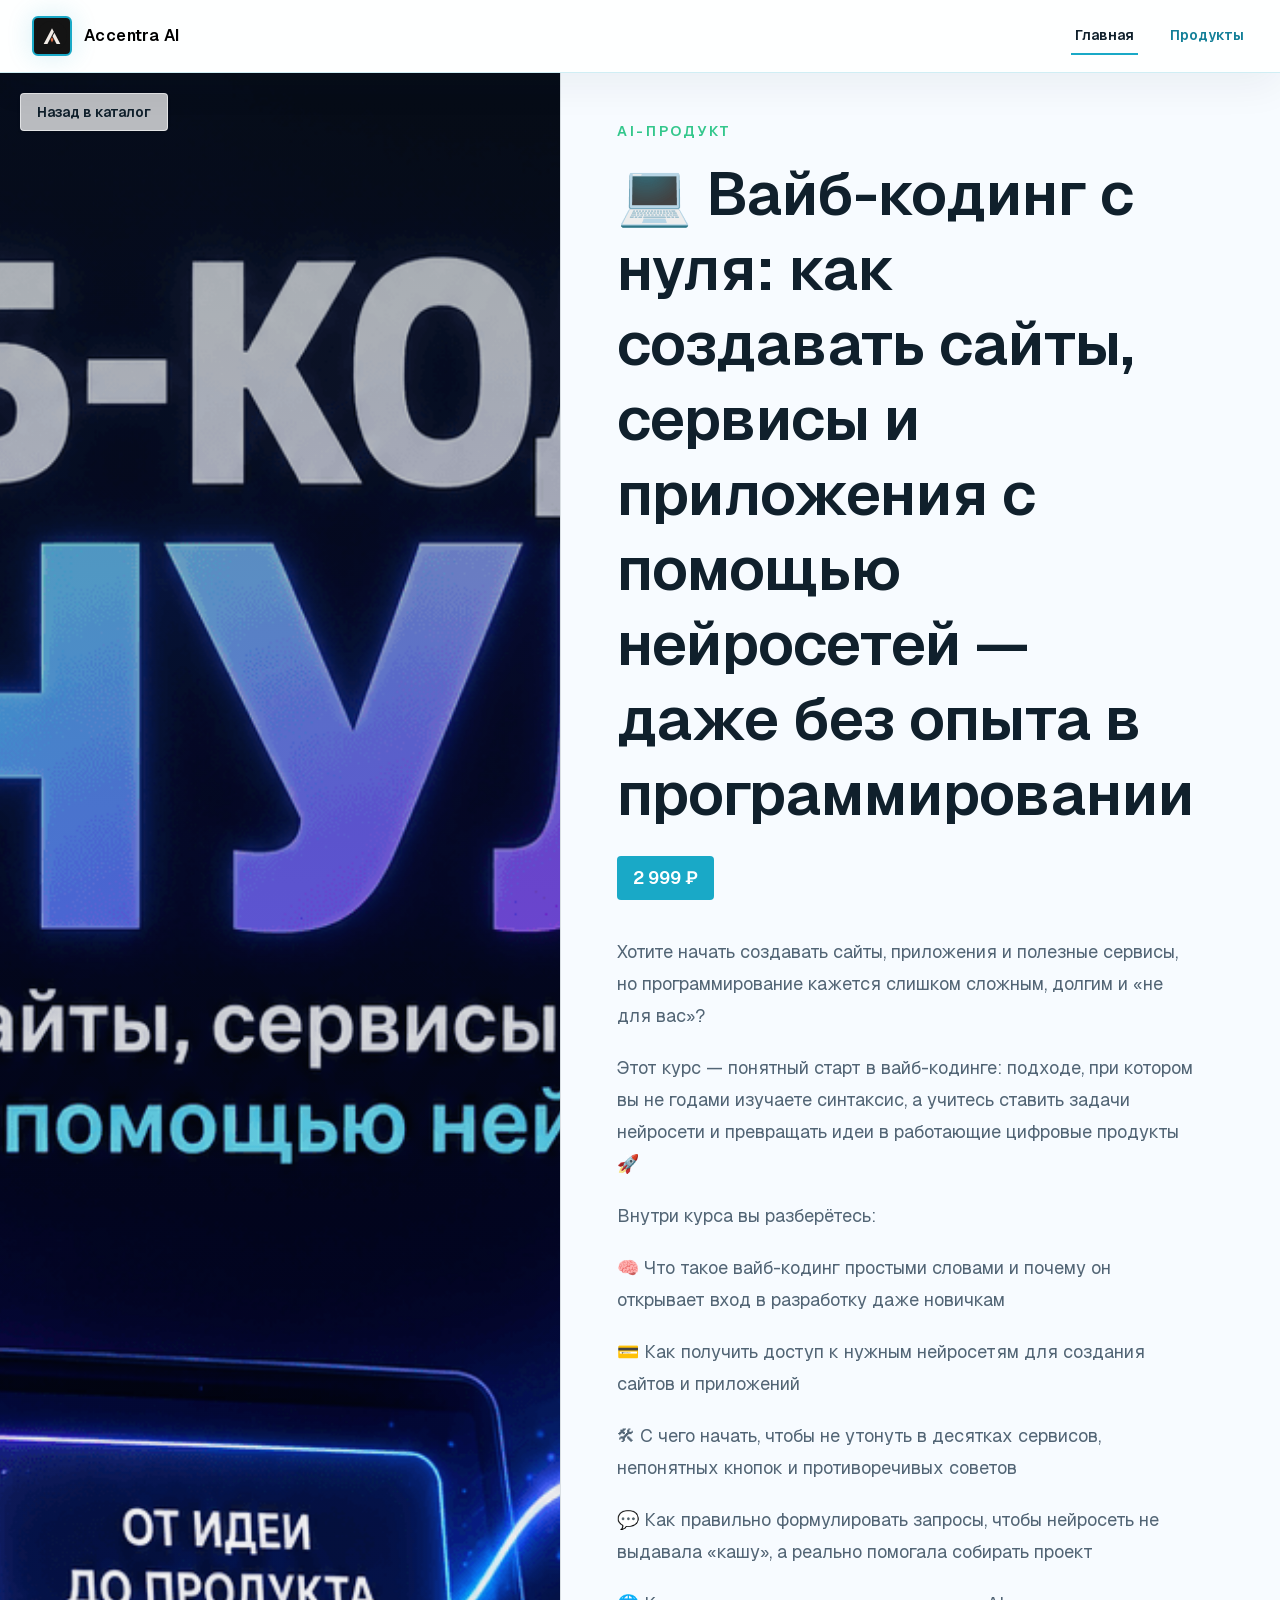
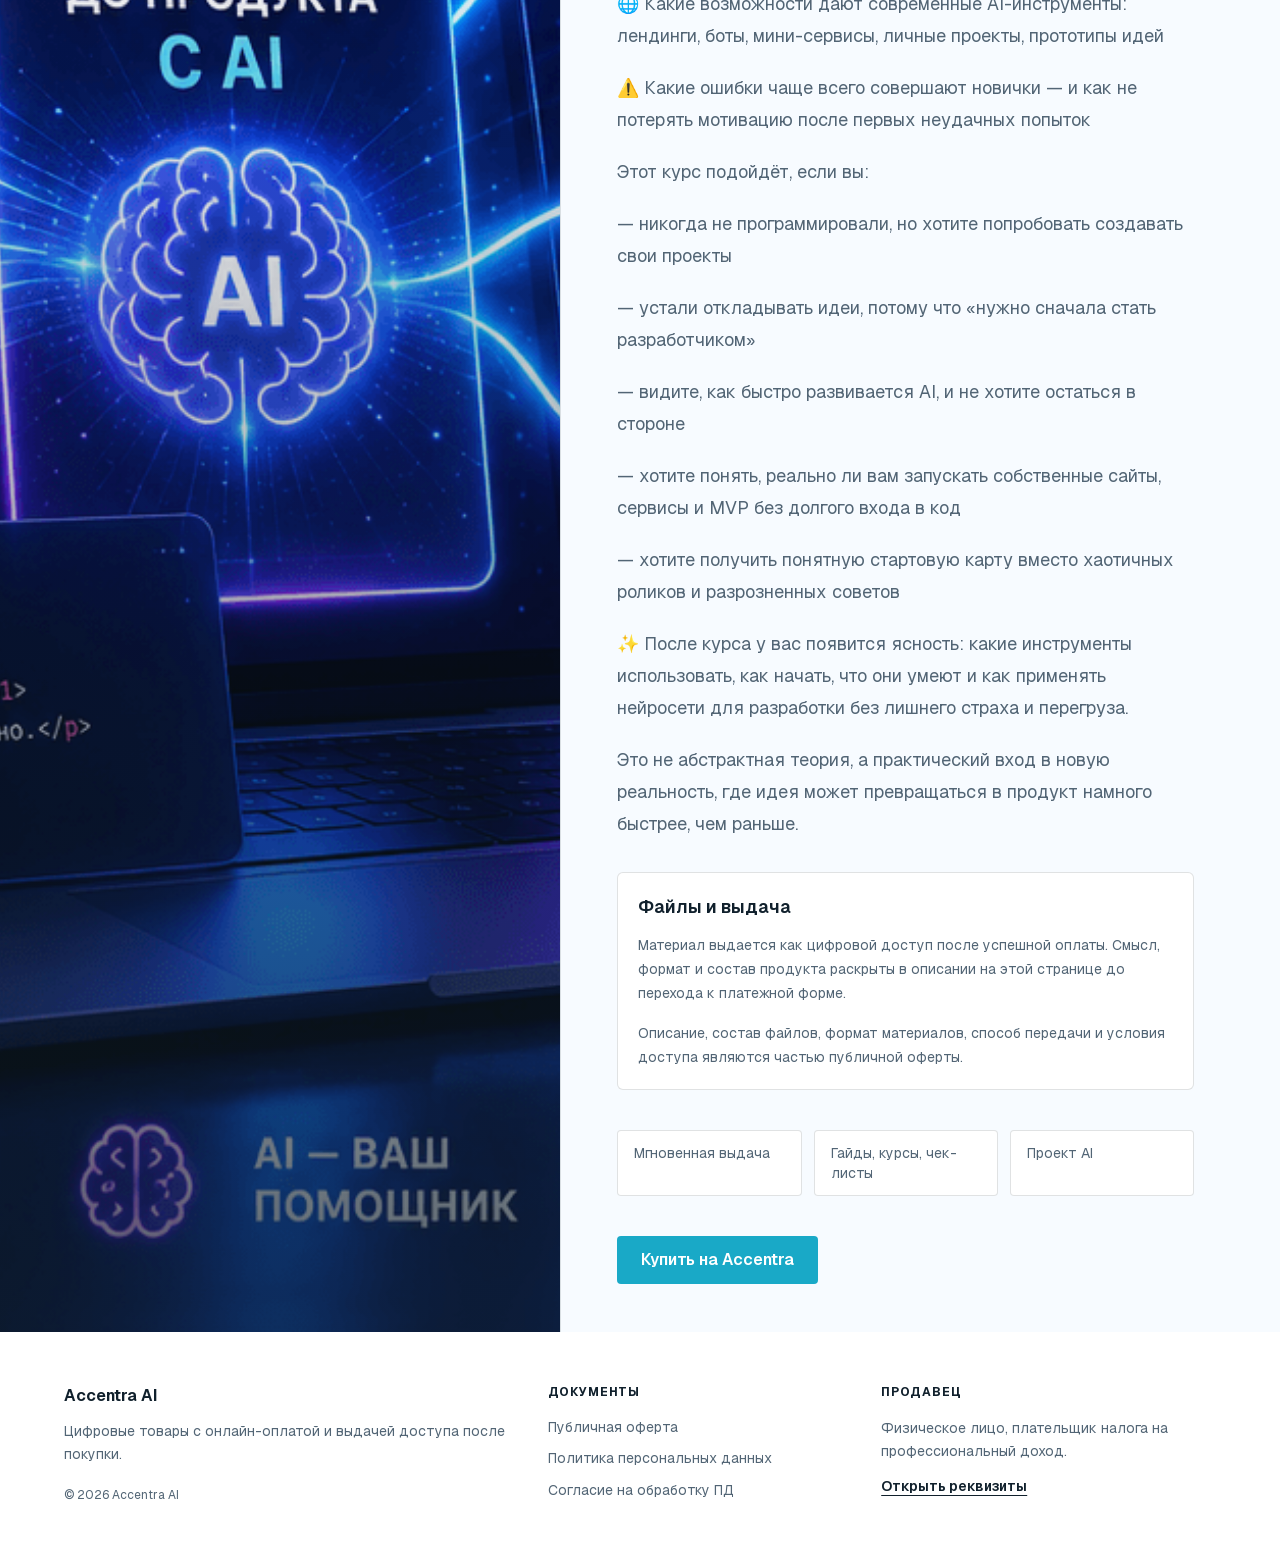
<file: products/56df31fc-23c1-4991-8503-3be87ecf45fc/index.html>
<!DOCTYPE html><html lang="ru" class="geist_a71539c9-module__T19VSG__variable geist_mono_8d43a2aa-module__8Li5zG__variable h-full antialiased"><head><meta charSet="utf-8"/><meta name="viewport" content="width=device-width, initial-scale=1"/><link rel="preload" href="/_next/static/media/797e433ab948586e-s.p.09zddjkbdep5a.woff2" as="font" crossorigin="" type="font/woff2"/><link rel="preload" href="/_next/static/media/caa3a2e1cccd8315-s.p.09~u27dqhyhd6.woff2" as="font" crossorigin="" type="font/woff2"/><link rel="preload" as="image" href="/logo.svg"/><link rel="preload" as="image" href="/product-assets/56df31fc-23c1-4991-8503-3be87ecf45fc/cover.png"/><link rel="stylesheet" href="/_next/static/chunks/10_-vnx20_7.6.css" data-precedence="next"/><link rel="preload" as="script" fetchPriority="low" href="/_next/static/chunks/0um72ayzn1ioa.js"/><script src="/_next/static/chunks/0ipl_x0c9ivig.js" async=""></script><script src="/_next/static/chunks/0nb.jqspx-ja4.js" async=""></script><script src="/_next/static/chunks/turbopack-0_~.0bul285rg.js" async=""></script><script src="/_next/static/chunks/120_mrj66w7d5.js" async=""></script><script src="/_next/static/chunks/0o-0m-u_g1k0-.js" async=""></script><script src="/_next/static/chunks/0gabxsbzt9l-s.js" async=""></script><meta name="next-size-adjust" content=""/><title>💻 Вайб-кодинг с нуля: как создавать сайты, сервисы и приложения с помощью нейросетей — даже без опыта в программировании — Accentra AI</title><meta name="description" content="Хотите начать создавать сайты, приложения и полезные сервисы, но программирование кажется слишком сложным, долгим и «не для вас»?

Этот курс — понятный старт в вайб-кодинге: подходе, при котором вы не годами изучаете синтаксис, а учитесь ставить задачи нейросети и превращать идеи в работающие цифровые продукты 🚀

Внутри курса вы разберётесь:

🧠 Что такое вайб-кодинг простыми словами и почему он открывает вход в разработку даже новичкам

💳 Как получить доступ к нужным нейросетям для создания сайтов и приложений

🛠 С чего начать, чтобы не утонуть в десятках сервисов, непонятных кнопок и противоречивых советов

💬 Как правильно формулировать запросы, чтобы нейросеть не выдавала «кашу», а реально помогала собирать проект

🌐 Какие возможности дают современные AI-инструменты: лендинги, боты, мини-сервисы, личные проекты, прототипы идей

⚠️ Какие ошибки чаще всего совершают новички — и как не потерять мотивацию после первых неудачных попыток

Этот курс подойдёт, если вы:

— никогда не программировали, но хотите попробовать создавать свои проекты
— устали откладывать идеи, потому что «нужно сначала стать разработчиком»
— видите, как быстро развивается AI, и не хотите остаться в стороне
— хотите понять, реально ли вам запускать собственные сайты, сервисы и MVP без долгого входа в код
— хотите получить понятную стартовую карту вместо хаотичных роликов и разрозненных советов

✨ После курса у вас появится ясность: какие инструменты использовать, как начать, что они умеют и как применять нейросети для разработки без лишнего страха и перегруза.

Это не абстрактная теория, а практический вход в новую реальность, где идея может превращаться в продукт намного быстрее, чем раньше."/><meta name="yandex-verification" content="3810a843afc384e1"/><link rel="shortcut icon" href="/favicon.ico" type="image/x-icon"/><link rel="icon" href="/favicon.ico?favicon.0-gzdo0tdrnai.ico" sizes="256x256" type="image/x-icon"/><link rel="icon" href="/favicon.ico" type="image/x-icon" sizes="any"/><link rel="apple-touch-icon" href="/apple-touch-icon.png" type="image/png" sizes="180x180"/><script src="/_next/static/chunks/03~yq9q893hmn.js" noModule=""></script></head><body class="min-h-full flex flex-col"><div hidden=""><!--$--><!--/$--></div><noscript><div><img src="https://mc.yandex.ru/watch/109227984" style="position:absolute;left:-9999px" alt=""/></div></noscript><div class="min-h-dvh bg-background"><header class="sticky top-0 z-50 border-b border-[#19a9c7]/20 bg-white/86 shadow-[0_12px_40px_rgba(16,32,44,0.06)] backdrop-blur-xl"><div class="mx-auto flex h-18 max-w-7xl items-center justify-between gap-4 px-4 sm:px-6 lg:px-8"><a href="/" class="flex items-center gap-3" aria-label="Accentra AI"><span class="flex size-10 shrink-0 items-center justify-center rounded-md border-2 border-[#19a9c7] bg-[#141414] p-[3px] shadow-[0_0_26px_rgba(25,169,199,0.18)]"><img alt="" width="34" height="34" decoding="async" data-nimg="1" class="block size-[34px] object-contain" style="color:transparent" src="/logo.svg"/></span><span class="text-base font-semibold tracking-wide text-black">Accentra AI</span></a><nav class="flex items-center gap-5 text-sm font-semibold text-[#127f98] sm:gap-7"><a href="/" class="border-b-2 px-1 py-2 transition-colors hover:border-[#19a9c7] hover:text-[#10202c] border-[#19a9c7] text-[#10202c]">Главная</a><a href="/products/" class="border-b-2 px-1 py-2 transition-colors hover:border-[#19a9c7] hover:text-[#10202c] border-transparent">Продукты</a></nav></div></header><main><section class="grid min-h-[calc(100dvh-4.5rem)] lg:grid-cols-[0.95fr_1.05fr]"><div class="relative min-h-[48svh] overflow-hidden border-b border-border lg:min-h-[calc(100dvh-4.5rem)] lg:border-b-0 lg:border-r"><img alt="💻 Вайб-кодинг с нуля: как создавать сайты, сервисы и приложения с помощью нейросетей — даже без опыта в программировании" decoding="async" data-nimg="fill" class="object-cover" style="position:absolute;height:100%;width:100%;left:0;top:0;right:0;bottom:0;color:transparent" src="/product-assets/56df31fc-23c1-4991-8503-3be87ecf45fc/cover.png"/><div class="absolute inset-0 bg-[linear-gradient(0deg,rgba(16,32,44,0.68),rgba(16,32,44,0.05)_48%,rgba(16,32,44,0.38))]"></div><a href="/products/" class="absolute left-5 top-5 rounded border border-white/60 bg-white/72 px-4 py-2 text-sm font-semibold text-foreground shadow-sm backdrop-blur transition hover:bg-white">Назад в каталог</a></div><div class="flex items-center px-4 py-12 sm:px-8 lg:px-14"><article class="mx-auto max-w-2xl"><p class="text-sm font-semibold uppercase tracking-[0.18em] text-accent">AI-продукт</p><h1 class="mt-4 text-4xl font-semibold leading-tight tracking-normal sm:text-6xl">💻 Вайб-кодинг с нуля: как создавать сайты, сервисы и приложения с помощью нейросетей — даже без опыта в программировании</h1><div class="mt-6 inline-flex rounded bg-primary px-4 py-2 text-lg font-semibold text-primary-foreground">2 999 ₽</div><div class="mt-9 space-y-5 text-lg leading-8 text-muted-foreground"><p>Хотите начать создавать сайты, приложения и полезные сервисы, но программирование кажется слишком сложным, долгим и «не для вас»?</p><p>Этот курс — понятный старт в вайб-кодинге: подходе, при котором вы не годами изучаете синтаксис, а учитесь ставить задачи нейросети и превращать идеи в работающие цифровые продукты 🚀</p><p>Внутри курса вы разберётесь:</p><p>🧠 Что такое вайб-кодинг простыми словами и почему он открывает вход в разработку даже новичкам</p><p>💳 Как получить доступ к нужным нейросетям для создания сайтов и приложений</p><p>🛠 С чего начать, чтобы не утонуть в десятках сервисов, непонятных кнопок и противоречивых советов</p><p>💬 Как правильно формулировать запросы, чтобы нейросеть не выдавала «кашу», а реально помогала собирать проект</p><p>🌐 Какие возможности дают современные AI-инструменты: лендинги, боты, мини-сервисы, личные проекты, прототипы идей</p><p>⚠️ Какие ошибки чаще всего совершают новички — и как не потерять мотивацию после первых неудачных попыток</p><p>Этот курс подойдёт, если вы:</p><p>— никогда не программировали, но хотите попробовать создавать свои проекты</p><p>— устали откладывать идеи, потому что «нужно сначала стать разработчиком»</p><p>— видите, как быстро развивается AI, и не хотите остаться в стороне</p><p>— хотите понять, реально ли вам запускать собственные сайты, сервисы и MVP без долгого входа в код</p><p>— хотите получить понятную стартовую карту вместо хаотичных роликов и разрозненных советов</p><p>✨ После курса у вас появится ясность: какие инструменты использовать, как начать, что они умеют и как применять нейросети для разработки без лишнего страха и перегруза.</p><p>Это не абстрактная теория, а практический вход в новую реальность, где идея может превращаться в продукт намного быстрее, чем раньше.</p></div><section class="mt-8 rounded-md border border-border bg-card p-5 text-card-foreground"><h2 class="text-lg font-semibold tracking-normal">Файлы и выдача</h2><p class="mt-3 text-sm leading-6 text-muted-foreground">Материал выдается как цифровой доступ после успешной оплаты. Смысл, формат и состав продукта раскрыты в описании на этой странице до перехода к платежной форме.</p><p class="mt-4 text-sm leading-6 text-muted-foreground">Описание, состав файлов, формат материалов, способ передачи и условия доступа являются частью публичной оферты.</p></section><div class="mt-10 grid gap-3 sm:grid-cols-3"><div class="rounded border border-border bg-card px-4 py-3 text-sm text-muted-foreground">Мгновенная выдача</div><div class="rounded border border-border bg-card px-4 py-3 text-sm text-muted-foreground">Гайды, курсы, чек-листы</div><div class="rounded border border-border bg-card px-4 py-3 text-sm text-muted-foreground">Проект AI</div></div><a href="https://accentra.ru/products/56df31fc-23c1-4991-8503-3be87ecf45fc/" target="_blank" rel="noreferrer" class="mt-10 inline-flex h-12 items-center justify-center rounded bg-primary px-6 text-base font-semibold text-primary-foreground transition hover:bg-[#158ea8]">Купить на Accentra</a></article></div></section></main></div><!--$--><!--/$--><footer class="legal-footer border-t border-border bg-background text-sm text-muted-foreground bg-white"><style>
        .legal-footer {
          padding: 2.75rem 1rem;
        }

        .legal-footer__inner {
          display: grid;
          gap: 2rem;
          max-width: 72rem;
          margin: 0 auto;
        }

        .legal-footer__title {
          color: var(--foreground);
          font-size: 1rem;
          font-weight: 650;
          line-height: 1.5;
        }

        .legal-footer__text {
          max-width: 28rem;
          margin-top: 0.75rem;
          line-height: 1.65;
        }

        .legal-footer__meta {
          margin-top: 1.25rem;
          font-size: 0.75rem;
          line-height: 1.5;
        }

        .legal-footer__label {
          color: var(--foreground);
          font-size: 0.75rem;
          font-weight: 700;
          letter-spacing: 0.08em;
          line-height: 1.4;
          text-transform: uppercase;
        }

        .legal-footer__links {
          display: flex;
          flex-direction: column;
          align-items: flex-start;
          gap: 0.7rem;
          margin-top: 1rem;
        }

        .legal-footer__link {
          color: inherit;
          line-height: 1.45;
          text-decoration: none;
          transition: color 160ms ease;
        }

        .legal-footer__link:hover {
          color: var(--foreground);
        }

        .legal-footer__seller {
          margin-top: 1rem;
          line-height: 1.65;
        }

        .legal-footer__requisites {
          display: inline-flex;
          margin-top: 0.8rem;
          color: var(--foreground);
          font-weight: 600;
          text-decoration: underline;
          text-underline-offset: 4px;
          transition: color 160ms ease;
        }

        .legal-footer__requisites:hover {
          color: var(--muted-foreground);
        }

        @media (min-width: 768px) {
          .legal-footer {
            padding: 3.25rem 1.5rem;
          }

          .legal-footer__inner {
            grid-template-columns: minmax(0, 1.35fr) minmax(0, 0.9fr) minmax(0, 1fr);
            align-items: start;
          }
        }
      </style><div class="legal-footer__inner"><div><p class="legal-footer__title">Accentra AI</p><p class="legal-footer__text">Цифровые товары с онлайн-оплатой и выдачей доступа после покупки.</p><p class="legal-footer__meta">© <!-- -->2026<!-- --> <!-- -->Accentra AI</p></div><nav aria-label="Юридические документы"><p class="legal-footer__label">Документы</p><div class="legal-footer__links"><a href="https://accentra.ru/legal/offer/" target="_blank" rel="noreferrer" class="legal-footer__link">Публичная оферта</a><a href="https://accentra.ru/legal/privacy/" target="_blank" rel="noreferrer" class="legal-footer__link">Политика персональных данных</a><a href="https://accentra.ru/legal/personal-data-consent/" target="_blank" rel="noreferrer" class="legal-footer__link">Согласие на обработку ПД</a></div></nav><div><p class="legal-footer__label">Продавец</p><p class="legal-footer__seller">Физическое лицо, плательщик налога на профессиональный доход.</p><a href="https://accentra.ru/contacts/" target="_blank" rel="noreferrer" class="legal-footer__requisites">Открыть реквизиты</a></div></div></footer><script src="/_next/static/chunks/0um72ayzn1ioa.js" id="_R_" async=""></script><script>(self.__next_f=self.__next_f||[]).push([0])</script><script>self.__next_f.push([1,"1:\"$Sreact.fragment\"\n2:I[10536,[\"/_next/static/chunks/120_mrj66w7d5.js\",\"/_next/static/chunks/0o-0m-u_g1k0-.js\"],\"YandexMetrika\"]\n3:I[60379,[\"/_next/static/chunks/120_mrj66w7d5.js\",\"/_next/static/chunks/0o-0m-u_g1k0-.js\"],\"default\"]\n4:I[44345,[\"/_next/static/chunks/120_mrj66w7d5.js\",\"/_next/static/chunks/0o-0m-u_g1k0-.js\"],\"default\"]\nc:I[3222,[\"/_next/static/chunks/120_mrj66w7d5.js\",\"/_next/static/chunks/0o-0m-u_g1k0-.js\"],\"default\",1]\n:HL[\"/_next/static/chunks/10_-vnx20_7.6.css\",\"style\"]\n:HL[\"/_next/static/media/797e433ab948586e-s.p.09zddjkbdep5a.woff2\",\"font\",{\"crossOrigin\":\"\",\"type\":\"font/woff2\"}]\n:HL[\"/_next/static/media/caa3a2e1cccd8315-s.p.09~u27dqhyhd6.woff2\",\"font\",{\"crossOrigin\":\"\",\"type\":\"font/woff2\"}]\n5:T820,"])</script><script>self.__next_f.push([1,"\n        .legal-footer {\n          padding: 2.75rem 1rem;\n        }\n\n        .legal-footer__inner {\n          display: grid;\n          gap: 2rem;\n          max-width: 72rem;\n          margin: 0 auto;\n        }\n\n        .legal-footer__title {\n          color: var(--foreground);\n          font-size: 1rem;\n          font-weight: 650;\n          line-height: 1.5;\n        }\n\n        .legal-footer__text {\n          max-width: 28rem;\n          margin-top: 0.75rem;\n          line-height: 1.65;\n        }\n\n        .legal-footer__meta {\n          margin-top: 1.25rem;\n          font-size: 0.75rem;\n          line-height: 1.5;\n        }\n\n        .legal-footer__label {\n          color: var(--foreground);\n          font-size: 0.75rem;\n          font-weight: 700;\n          letter-spacing: 0.08em;\n          line-height: 1.4;\n          text-transform: uppercase;\n        }\n\n        .legal-footer__links {\n          display: flex;\n          flex-direction: column;\n          align-items: flex-start;\n          gap: 0.7rem;\n          margin-top: 1rem;\n        }\n\n        .legal-footer__link {\n          color: inherit;\n          line-height: 1.45;\n          text-decoration: none;\n          transition: color 160ms ease;\n        }\n\n        .legal-footer__link:hover {\n          color: var(--foreground);\n        }\n\n        .legal-footer__seller {\n          margin-top: 1rem;\n          line-height: 1.65;\n        }\n\n        .legal-footer__requisites {\n          display: inline-flex;\n          margin-top: 0.8rem;\n          color: var(--foreground);\n          font-weight: 600;\n          text-decoration: underline;\n          text-underline-offset: 4px;\n          transition: color 160ms ease;\n        }\n\n        .legal-footer__requisites:hover {\n          color: var(--muted-foreground);\n        }\n\n        @media (min-width: 768px) {\n          .legal-footer {\n            padding: 3.25rem 1.5rem;\n          }\n\n          .legal-footer__inner {\n            grid-template-columns: minmax(0, 1.35fr) minmax(0, 0.9fr) minmax(0, 1fr);\n            align-items: start;\n          }\n        }\n      "])</script><script>self.__next_f.push([1,"0:{\"P\":null,\"c\":[\"\",\"products\",\"56df31fc-23c1-4991-8503-3be87ecf45fc\",\"\"],\"q\":\"\",\"i\":false,\"f\":[[[\"\",{\"children\":[\"products\",{\"children\":[[\"productId\",\"56df31fc-23c1-4991-8503-3be87ecf45fc\",\"d\",null],{\"children\":[\"__PAGE__\",{}]}]}]},\"$undefined\",\"$undefined\",16],[[\"$\",\"$1\",\"c\",{\"children\":[[[\"$\",\"link\",\"0\",{\"rel\":\"stylesheet\",\"href\":\"/_next/static/chunks/10_-vnx20_7.6.css\",\"precedence\":\"next\",\"crossOrigin\":\"$undefined\",\"nonce\":\"$undefined\"}],[\"$\",\"script\",\"script-0\",{\"src\":\"/_next/static/chunks/120_mrj66w7d5.js\",\"async\":true,\"nonce\":\"$undefined\"}],[\"$\",\"script\",\"script-1\",{\"src\":\"/_next/static/chunks/0o-0m-u_g1k0-.js\",\"async\":true,\"nonce\":\"$undefined\"}]],[\"$\",\"html\",null,{\"lang\":\"ru\",\"className\":\"geist_a71539c9-module__T19VSG__variable geist_mono_8d43a2aa-module__8Li5zG__variable h-full antialiased\",\"children\":[\"$\",\"body\",null,{\"className\":\"min-h-full flex flex-col\",\"children\":[[\"$\",\"$L2\",null,{}],[\"$\",\"$L3\",null,{\"parallelRouterKey\":\"children\",\"error\":\"$undefined\",\"errorStyles\":\"$undefined\",\"errorScripts\":\"$undefined\",\"template\":[\"$\",\"$L4\",null,{}],\"templateStyles\":\"$undefined\",\"templateScripts\":\"$undefined\",\"notFound\":[[[\"$\",\"title\",null,{\"children\":\"404: This page could not be found.\"}],[\"$\",\"div\",null,{\"style\":{\"fontFamily\":\"system-ui,\\\"Segoe UI\\\",Roboto,Helvetica,Arial,sans-serif,\\\"Apple Color Emoji\\\",\\\"Segoe UI Emoji\\\"\",\"height\":\"100vh\",\"textAlign\":\"center\",\"display\":\"flex\",\"flexDirection\":\"column\",\"alignItems\":\"center\",\"justifyContent\":\"center\"},\"children\":[\"$\",\"div\",null,{\"children\":[[\"$\",\"style\",null,{\"dangerouslySetInnerHTML\":{\"__html\":\"body{color:#000;background:#fff;margin:0}.next-error-h1{border-right:1px solid rgba(0,0,0,.3)}@media (prefers-color-scheme:dark){body{color:#fff;background:#000}.next-error-h1{border-right:1px solid rgba(255,255,255,.3)}}\"}}],[\"$\",\"h1\",null,{\"className\":\"next-error-h1\",\"style\":{\"display\":\"inline-block\",\"margin\":\"0 20px 0 0\",\"padding\":\"0 23px 0 0\",\"fontSize\":24,\"fontWeight\":500,\"verticalAlign\":\"top\",\"lineHeight\":\"49px\"},\"children\":404}],[\"$\",\"div\",null,{\"style\":{\"display\":\"inline-block\"},\"children\":[\"$\",\"h2\",null,{\"style\":{\"fontSize\":14,\"fontWeight\":400,\"lineHeight\":\"49px\",\"margin\":0},\"children\":\"This page could not be found.\"}]}]]}]}]],[]],\"forbidden\":\"$undefined\",\"unauthorized\":\"$undefined\"}],[\"$\",\"footer\",null,{\"className\":\"legal-footer border-t border-border bg-background text-sm text-muted-foreground bg-white\",\"children\":[[\"$\",\"style\",null,{\"children\":\"$5\"}],\"$L6\"]}]]}]}]]}],{\"children\":[\"$L7\",{\"children\":[\"$L8\",{\"children\":[\"$L9\",{},null,false,null]},null,false,\"$@a\"]},null,false,\"$@a\"]},null,false,null],\"$Lb\",false]],\"m\":\"$undefined\",\"G\":[\"$c\",[\"$Ld\"]],\"S\":true,\"h\":null,\"s\":\"$undefined\",\"l\":\"$undefined\",\"p\":\"$undefined\",\"d\":\"$undefined\",\"b\":\"fodcm2tJheA97NftSawAr\"}\n"])</script><script>self.__next_f.push([1,"f:I[96237,[\"/_next/static/chunks/120_mrj66w7d5.js\",\"/_next/static/chunks/0o-0m-u_g1k0-.js\"],\"OutletBoundary\"]\n10:\"$Sreact.suspense\"\n13:I[96237,[\"/_next/static/chunks/120_mrj66w7d5.js\",\"/_next/static/chunks/0o-0m-u_g1k0-.js\"],\"ViewportBoundary\"]\n15:I[96237,[\"/_next/static/chunks/120_mrj66w7d5.js\",\"/_next/static/chunks/0o-0m-u_g1k0-.js\"],\"MetadataBoundary\"]\n"])</script><script>self.__next_f.push([1,"6:[\"$\",\"div\",null,{\"className\":\"legal-footer__inner\",\"children\":[[\"$\",\"div\",null,{\"children\":[[\"$\",\"p\",null,{\"className\":\"legal-footer__title\",\"children\":\"Accentra AI\"}],[\"$\",\"p\",null,{\"className\":\"legal-footer__text\",\"children\":\"Цифровые товары с онлайн-оплатой и выдачей доступа после покупки.\"}],[\"$\",\"p\",null,{\"className\":\"legal-footer__meta\",\"children\":[\"© \",2026,\" \",\"Accentra AI\"]}]]}],[\"$\",\"nav\",null,{\"aria-label\":\"Юридические документы\",\"children\":[[\"$\",\"p\",null,{\"className\":\"legal-footer__label\",\"children\":\"Документы\"}],[\"$\",\"div\",null,{\"className\":\"legal-footer__links\",\"children\":[[\"$\",\"a\",\"/legal/offer/\",{\"href\":\"https://accentra.ru/legal/offer/\",\"target\":\"_blank\",\"rel\":\"noreferrer\",\"className\":\"legal-footer__link\",\"children\":\"Публичная оферта\"}],[\"$\",\"a\",\"/legal/privacy/\",{\"href\":\"https://accentra.ru/legal/privacy/\",\"target\":\"_blank\",\"rel\":\"noreferrer\",\"className\":\"legal-footer__link\",\"children\":\"Политика персональных данных\"}],[\"$\",\"a\",\"/legal/personal-data-consent/\",{\"href\":\"https://accentra.ru/legal/personal-data-consent/\",\"target\":\"_blank\",\"rel\":\"noreferrer\",\"className\":\"legal-footer__link\",\"children\":\"Согласие на обработку ПД\"}]]}]]}],[\"$\",\"div\",null,{\"children\":[[\"$\",\"p\",null,{\"className\":\"legal-footer__label\",\"children\":\"Продавец\"}],[\"$\",\"p\",null,{\"className\":\"legal-footer__seller\",\"children\":\"Физическое лицо, плательщик налога на профессиональный доход.\"}],[\"$\",\"a\",null,{\"href\":\"https://accentra.ru/contacts/\",\"target\":\"_blank\",\"rel\":\"noreferrer\",\"className\":\"legal-footer__requisites\",\"children\":\"Открыть реквизиты\"}]]}]]}]\n"])</script><script>self.__next_f.push([1,"7:[\"$\",\"$1\",\"c\",{\"children\":[null,[\"$\",\"$L3\",null,{\"parallelRouterKey\":\"children\",\"error\":\"$undefined\",\"errorStyles\":\"$undefined\",\"errorScripts\":\"$undefined\",\"template\":[\"$\",\"$L4\",null,{}],\"templateStyles\":\"$undefined\",\"templateScripts\":\"$undefined\",\"notFound\":\"$undefined\",\"forbidden\":\"$undefined\",\"unauthorized\":\"$undefined\"}]]}]\n8:[\"$\",\"$1\",\"c\",{\"children\":[null,[\"$\",\"$L3\",null,{\"parallelRouterKey\":\"children\",\"error\":\"$undefined\",\"errorStyles\":\"$undefined\",\"errorScripts\":\"$undefined\",\"template\":[\"$\",\"$L4\",null,{}],\"templateStyles\":\"$undefined\",\"templateScripts\":\"$undefined\",\"notFound\":\"$undefined\",\"forbidden\":\"$undefined\",\"unauthorized\":\"$undefined\"}]]}]\n9:[\"$\",\"$1\",\"c\",{\"children\":[\"$Le\",[[\"$\",\"script\",\"script-0\",{\"src\":\"/_next/static/chunks/0gabxsbzt9l-s.js\",\"async\":true,\"nonce\":\"$undefined\"}]],[\"$\",\"$Lf\",null,{\"children\":[\"$\",\"$10\",null,{\"name\":\"Next.MetadataOutlet\",\"children\":\"$@11\"}]}]]}]\n12:[]\na:\"$W12\"\nb:[\"$\",\"$1\",\"h\",{\"children\":[null,[\"$\",\"$L13\",null,{\"children\":\"$L14\"}],[\"$\",\"div\",null,{\"hidden\":true,\"children\":[\"$\",\"$L15\",null,{\"children\":[\"$\",\"$10\",null,{\"name\":\"Next.Metadata\",\"children\":\"$L16\"}]}]}],[\"$\",\"meta\",null,{\"name\":\"next-size-adjust\",\"content\":\"\"}]]}]\nd:[\"$\",\"link\",\"0\",{\"rel\":\"stylesheet\",\"href\":\"/_next/static/chunks/10_-vnx20_7.6.css\",\"precedence\":\"next\",\"crossOrigin\":\"$undefined\",\"nonce\":\"$undefined\"}]\n"])</script><script>self.__next_f.push([1,"14:[[\"$\",\"meta\",\"0\",{\"charSet\":\"utf-8\"}],[\"$\",\"meta\",\"1\",{\"name\":\"viewport\",\"content\":\"width=device-width, initial-scale=1\"}]]\n"])</script><script>self.__next_f.push([1,"17:I[58891,[\"/_next/static/chunks/120_mrj66w7d5.js\",\"/_next/static/chunks/0o-0m-u_g1k0-.js\",\"/_next/static/chunks/0gabxsbzt9l-s.js\"],\"Image\"]\n2b:I[15637,[\"/_next/static/chunks/120_mrj66w7d5.js\",\"/_next/static/chunks/0o-0m-u_g1k0-.js\"],\"IconMark\"]\n"])</script><script>self.__next_f.push([1,"e:[\"$\",\"div\",null,{\"className\":\"min-h-dvh bg-background\",\"children\":[[\"$\",\"header\",null,{\"className\":\"sticky top-0 z-50 border-b border-[#19a9c7]/20 bg-white/86 shadow-[0_12px_40px_rgba(16,32,44,0.06)] backdrop-blur-xl\",\"children\":[\"$\",\"div\",null,{\"className\":\"mx-auto flex h-18 max-w-7xl items-center justify-between gap-4 px-4 sm:px-6 lg:px-8\",\"children\":[[\"$\",\"a\",null,{\"href\":\"/\",\"className\":\"flex items-center gap-3\",\"aria-label\":\"Accentra AI\",\"children\":[[\"$\",\"span\",null,{\"className\":\"flex size-10 shrink-0 items-center justify-center rounded-md border-2 border-[#19a9c7] bg-[#141414] p-[3px] shadow-[0_0_26px_rgba(25,169,199,0.18)]\",\"children\":[\"$\",\"$L17\",null,{\"src\":\"/logo.svg\",\"alt\":\"\",\"width\":34,\"height\":34,\"className\":\"block size-[34px] object-contain\",\"priority\":true}]}],[\"$\",\"span\",null,{\"className\":\"text-base font-semibold tracking-wide text-black\",\"children\":\"Accentra AI\"}]]}],[\"$\",\"nav\",null,{\"className\":\"flex items-center gap-5 text-sm font-semibold text-[#127f98] sm:gap-7\",\"children\":[[\"$\",\"a\",\"/\",{\"href\":\"/\",\"className\":\"border-b-2 px-1 py-2 transition-colors hover:border-[#19a9c7] hover:text-[#10202c] border-[#19a9c7] text-[#10202c]\",\"children\":\"Главная\"}],[\"$\",\"a\",\"/products/\",{\"href\":\"/products/\",\"className\":\"border-b-2 px-1 py-2 transition-colors hover:border-[#19a9c7] hover:text-[#10202c] border-transparent\",\"children\":\"Продукты\"}]]}]]}]}],[\"$\",\"main\",null,{\"children\":[\"$\",\"section\",null,{\"className\":\"grid min-h-[calc(100dvh-4.5rem)] lg:grid-cols-[0.95fr_1.05fr]\",\"children\":[[\"$\",\"div\",null,{\"className\":\"relative min-h-[48svh] overflow-hidden border-b border-border lg:min-h-[calc(100dvh-4.5rem)] lg:border-b-0 lg:border-r\",\"children\":[[\"$\",\"$L17\",null,{\"src\":\"/product-assets/56df31fc-23c1-4991-8503-3be87ecf45fc/cover.png\",\"alt\":\"💻 Вайб-кодинг с нуля: как создавать сайты, сервисы и приложения с помощью нейросетей — даже без опыта в программировании\",\"fill\":true,\"priority\":true,\"className\":\"object-cover\",\"sizes\":\"100vw\"}],[\"$\",\"div\",null,{\"className\":\"absolute inset-0 bg-[linear-gradient(0deg,rgba(16,32,44,0.68),rgba(16,32,44,0.05)_48%,rgba(16,32,44,0.38))]\"}],[\"$\",\"a\",null,{\"href\":\"/products/\",\"className\":\"absolute left-5 top-5 rounded border border-white/60 bg-white/72 px-4 py-2 text-sm font-semibold text-foreground shadow-sm backdrop-blur transition hover:bg-white\",\"children\":\"Назад в каталог\"}]]}],[\"$\",\"div\",null,{\"className\":\"flex items-center px-4 py-12 sm:px-8 lg:px-14\",\"children\":[\"$\",\"article\",null,{\"className\":\"mx-auto max-w-2xl\",\"children\":[[\"$\",\"p\",null,{\"className\":\"text-sm font-semibold uppercase tracking-[0.18em] text-accent\",\"children\":\"AI-продукт\"}],[\"$\",\"h1\",null,{\"className\":\"mt-4 text-4xl font-semibold leading-tight tracking-normal sm:text-6xl\",\"children\":\"💻 Вайб-кодинг с нуля: как создавать сайты, сервисы и приложения с помощью нейросетей — даже без опыта в программировании\"}],[\"$\",\"div\",null,{\"className\":\"mt-6 inline-flex rounded bg-primary px-4 py-2 text-lg font-semibold text-primary-foreground\",\"children\":\"2 999 ₽\"}],[\"$\",\"div\",null,{\"className\":\"mt-9 space-y-5 text-lg leading-8 text-muted-foreground\",\"children\":[[\"$\",\"p\",\"Хотите начать создавать сайты, приложения и полезные сервисы, но программирование кажется слишком сложным, долгим и «не для вас»?\",{\"children\":\"Хотите начать создавать сайты, приложения и полезные сервисы, но программирование кажется слишком сложным, долгим и «не для вас»?\"}],[\"$\",\"p\",\"Этот курс — понятный старт в вайб-кодинге: подходе, при котором вы не годами изучаете синтаксис, а учитесь ставить задачи нейросети и превращать идеи в работающие цифровые продукты 🚀\",{\"children\":\"Этот курс — понятный старт в вайб-кодинге: подходе, при котором вы не годами изучаете синтаксис, а учитесь ставить задачи нейросети и превращать идеи в работающие цифровые продукты 🚀\"}],\"$L18\",\"$L19\",\"$L1a\",\"$L1b\",\"$L1c\",\"$L1d\",\"$L1e\",\"$L1f\",\"$L20\",\"$L21\",\"$L22\",\"$L23\",\"$L24\",\"$L25\",\"$L26\"]}],\"$L27\",\"$L28\",\"$L29\"]}]}]]}]}]]}]\n"])</script><script>self.__next_f.push([1,"11:null\n2a:Tc36,"])</script><script>self.__next_f.push([1,"Хотите начать создавать сайты, приложения и полезные сервисы, но программирование кажется слишком сложным, долгим и «не для вас»?\r\n\r\nЭтот курс — понятный старт в вайб-кодинге: подходе, при котором вы не годами изучаете синтаксис, а учитесь ставить задачи нейросети и превращать идеи в работающие цифровые продукты 🚀\r\n\r\nВнутри курса вы разберётесь:\r\n\r\n🧠 Что такое вайб-кодинг простыми словами и почему он открывает вход в разработку даже новичкам\r\n\r\n💳 Как получить доступ к нужным нейросетям для создания сайтов и приложений\r\n\r\n🛠 С чего начать, чтобы не утонуть в десятках сервисов, непонятных кнопок и противоречивых советов\r\n\r\n💬 Как правильно формулировать запросы, чтобы нейросеть не выдавала «кашу», а реально помогала собирать проект\r\n\r\n🌐 Какие возможности дают современные AI-инструменты: лендинги, боты, мини-сервисы, личные проекты, прототипы идей\r\n\r\n⚠️ Какие ошибки чаще всего совершают новички — и как не потерять мотивацию после первых неудачных попыток\r\n\r\nЭтот курс подойдёт, если вы:\r\n\r\n— никогда не программировали, но хотите попробовать создавать свои проекты\r\n— устали откладывать идеи, потому что «нужно сначала стать разработчиком»\r\n— видите, как быстро развивается AI, и не хотите остаться в стороне\r\n— хотите понять, реально ли вам запускать собственные сайты, сервисы и MVP без долгого входа в код\r\n— хотите получить понятную стартовую карту вместо хаотичных роликов и разрозненных советов\r\n\r\n✨ После курса у вас появится ясность: какие инструменты использовать, как начать, что они умеют и как применять нейросети для разработки без лишнего страха и перегруза.\r\n\r\nЭто не абстрактная теория, а практический вход в новую реальность, где идея может превращаться в продукт намного быстрее, чем раньше."])</script><script>self.__next_f.push([1,"16:[[\"$\",\"title\",\"0\",{\"children\":\"💻 Вайб-кодинг с нуля: как создавать сайты, сервисы и приложения с помощью нейросетей — даже без опыта в программировании — Accentra AI\"}],[\"$\",\"meta\",\"1\",{\"name\":\"description\",\"content\":\"$2a\"}],[\"$\",\"meta\",\"2\",{\"name\":\"yandex-verification\",\"content\":\"3810a843afc384e1\"}],[\"$\",\"link\",\"3\",{\"rel\":\"shortcut icon\",\"href\":\"/favicon.ico\",\"type\":\"image/x-icon\"}],[\"$\",\"link\",\"4\",{\"rel\":\"icon\",\"href\":\"/favicon.ico?favicon.0-gzdo0tdrnai.ico\",\"sizes\":\"256x256\",\"type\":\"image/x-icon\"}],[\"$\",\"link\",\"5\",{\"rel\":\"icon\",\"href\":\"/favicon.ico\",\"type\":\"image/x-icon\",\"sizes\":\"any\"}],[\"$\",\"link\",\"6\",{\"rel\":\"apple-touch-icon\",\"href\":\"/apple-touch-icon.png\",\"type\":\"image/png\",\"sizes\":\"180x180\"}],[\"$\",\"$L2b\",\"7\",{}]]\n"])</script><script>self.__next_f.push([1,"18:[\"$\",\"p\",\"Внутри курса вы разберётесь:\",{\"children\":\"Внутри курса вы разберётесь:\"}]\n19:[\"$\",\"p\",\"🧠 Что такое вайб-кодинг простыми словами и почему он открывает вход в разработку даже новичкам\",{\"children\":\"🧠 Что такое вайб-кодинг простыми словами и почему он открывает вход в разработку даже новичкам\"}]\n1a:[\"$\",\"p\",\"💳 Как получить доступ к нужным нейросетям для создания сайтов и приложений\",{\"children\":\"💳 Как получить доступ к нужным нейросетям для создания сайтов и приложений\"}]\n1b:[\"$\",\"p\",\"🛠 С чего начать, чтобы не утонуть в десятках сервисов, непонятных кнопок и противоречивых советов\",{\"children\":\"🛠 С чего начать, чтобы не утонуть в десятках сервисов, непонятных кнопок и противоречивых советов\"}]\n1c:[\"$\",\"p\",\"💬 Как правильно формулировать запросы, чтобы нейросеть не выдавала «кашу», а реально помогала собирать проект\",{\"children\":\"💬 Как правильно формулировать запросы, чтобы нейросеть не выдавала «кашу», а реально помогала собирать проект\"}]\n1d:[\"$\",\"p\",\"🌐 Какие возможности дают современные AI-инструменты: лендинги, боты, мини-сервисы, личные проекты, прототипы идей\",{\"children\":\"🌐 Какие возможности дают современные AI-инструменты: лендинги, боты, мини-сервисы, личные проекты, прототипы идей\"}]\n1e:[\"$\",\"p\",\"⚠️ Какие ошибки чаще всего совершают новички — и как не потерять мотивацию после первых неудачных попыток\",{\"children\":\"⚠️ Какие ошибки чаще всего совершают новички — и как не потерять мотивацию после первых неудачных попыток\"}]\n1f:[\"$\",\"p\",\"Этот курс подойдёт, если вы:\",{\"children\":\"Этот курс подойдёт, если вы:\"}]\n20:[\"$\",\"p\",\"— никогда не программировали, но хотите попробовать создавать свои проекты\",{\"children\":\"— никогда не программировали, но хотите попробовать создавать свои проекты\"}]\n21:[\"$\",\"p\",\"— устали откладывать идеи, потому что «нужно сначала стать разработчиком»\",{\"children\":\"— устали откладывать идеи, потому что «нужно сначала стать разработчиком»\"}]\n22:[\"$\",\"p\",\"— видите, как быстро развивается AI, и не хотите остаться в стороне\",{\"children\":\"— видите, как быстро развивается AI, и не хотите остаться в стороне\"}]\n23:[\"$\",\"p\",\"— хотите понять, реально ли вам запускать собственные сайты, сервисы и MVP без долгого входа в код\",{\"children\":\"— хотите понять, реально ли вам запускать собственные сайты, сервисы и MVP без долгого входа в код\"}]\n24:[\"$\",\"p\",\"— хотите получить понятную стартовую карту вместо хаотичных роликов и разрозне"])</script><script>self.__next_f.push([1,"нных советов\",{\"children\":\"— хотите получить понятную стартовую карту вместо хаотичных роликов и разрозненных советов\"}]\n25:[\"$\",\"p\",\"✨ После курса у вас появится ясность: какие инструменты использовать, как начать, что они умеют и как применять нейросети для разработки без лишнего страха и перегруза.\",{\"children\":\"✨ После курса у вас появится ясность: какие инструменты использовать, как начать, что они умеют и как применять нейросети для разработки без лишнего страха и перегруза.\"}]\n26:[\"$\",\"p\",\"Это не абстрактная теория, а практический вход в новую реальность, где идея может превращаться в продукт намного быстрее, чем раньше.\",{\"children\":\"Это не абстрактная теория, а практический вход в новую реальность, где идея может превращаться в продукт намного быстрее, чем раньше.\"}]\n27:[\"$\",\"section\",null,{\"className\":\"mt-8 rounded-md border border-border bg-card p-5 text-card-foreground\",\"children\":[[\"$\",\"h2\",null,{\"className\":\"text-lg font-semibold tracking-normal\",\"children\":\"Файлы и выдача\"}],[\"$\",\"p\",null,{\"className\":\"mt-3 text-sm leading-6 text-muted-foreground\",\"children\":\"Материал выдается как цифровой доступ после успешной оплаты. Смысл, формат и состав продукта раскрыты в описании на этой странице до перехода к платежной форме.\"}],[\"$\",\"p\",null,{\"className\":\"mt-4 text-sm leading-6 text-muted-foreground\",\"children\":\"Описание, состав файлов, формат материалов, способ передачи и условия доступа являются частью публичной оферты.\"}]]}]\n28:[\"$\",\"div\",null,{\"className\":\"mt-10 grid gap-3 sm:grid-cols-3\",\"children\":[[\"$\",\"div\",\"Мгновенная выдача\",{\"className\":\"rounded border border-border bg-card px-4 py-3 text-sm text-muted-foreground\",\"children\":\"Мгновенная выдача\"}],[\"$\",\"div\",\"Гайды, курсы, чек-листы\",{\"className\":\"rounded border border-border bg-card px-4 py-3 text-sm text-muted-foreground\",\"children\":\"Гайды, курсы, чек-листы\"}],[\"$\",\"div\",\"Проект AI\",{\"className\":\"rounded border border-border bg-card px-4 py-3 text-sm text-muted-foreground\",\"children\":\"Проект AI\"}]]}]\n29:[\"$\",\"a\",null,{\"href\":\"https://accentra.ru/products/56df31fc-23c1-4991-8503-3be87ecf45fc/\",\"target\":\"_blank\",\"rel\":\"noreferrer\",\"className\":\"mt-10 inline-flex h-12 items-center justify-center rounded bg-primary px-6 text-base font-semibold text-primary-foreground transition hover:bg-[#158ea8]\",\"children\":\"Купить на Accentra\"}]\n"])</script></body></html>
</file>
<file: _next/static/chunks/10_-vnx20_7.6.css>
@font-face{font-family:Geist;font-style:normal;font-weight:100 900;font-display:swap;src:url(../media/fef07dbb0973bf53-s.12tyk43_3sh9u.woff2)format("woff2");unicode-range:U+460-52F,U+1C80-1C8A,U+20B4,U+2DE0-2DFF,U+A640-A69F,U+FE2E-FE2F}@font-face{font-family:Geist;font-style:normal;font-weight:100 900;font-display:swap;src:url(../media/8a480f0b521d4e75-s.0jzbimsg8vl84.woff2)format("woff2");unicode-range:U+301,U+400-45F,U+490-491,U+4B0-4B1,U+2116}@font-face{font-family:Geist;font-style:normal;font-weight:100 900;font-display:swap;src:url(../media/53b9e256198e5412-s.0-wfv7uh4i7h9.woff2)format("woff2");unicode-range:U+102-103,U+110-111,U+128-129,U+168-169,U+1A0-1A1,U+1AF-1B0,U+300-301,U+303-304,U+308-309,U+323,U+329,U+1EA0-1EF9,U+20AB}@font-face{font-family:Geist;font-style:normal;font-weight:100 900;font-display:swap;src:url(../media/7178b3e590c64307-s.0nx0ww8fni_q3.woff2)format("woff2");unicode-range:U+100-2BA,U+2BD-2C5,U+2C7-2CC,U+2CE-2D7,U+2DD-2FF,U+304,U+308,U+329,U+1D00-1DBF,U+1E00-1E9F,U+1EF2-1EFF,U+2020,U+20A0-20AB,U+20AD-20C0,U+2113,U+2C60-2C7F,U+A720-A7FF}@font-face{font-family:Geist;font-style:normal;font-weight:100 900;font-display:swap;src:url(../media/caa3a2e1cccd8315-s.p.09~u27dqhyhd6.woff2)format("woff2");unicode-range:U+??,U+131,U+152-153,U+2BB-2BC,U+2C6,U+2DA,U+2DC,U+304,U+308,U+329,U+2000-206F,U+20AC,U+2122,U+2191,U+2193,U+2212,U+2215,U+FEFF,U+FFFD}@font-face{font-family:Geist Fallback;src:local(Arial);ascent-override:95.94%;descent-override:28.16%;line-gap-override:0.0%;size-adjust:104.76%}.geist_a71539c9-module__T19VSG__className{font-family:Geist,Geist Fallback;font-style:normal}.geist_a71539c9-module__T19VSG__variable{--font-geist-sans:"Geist", "Geist Fallback"}
@font-face{font-family:Geist Mono;font-style:normal;font-weight:100 900;font-display:swap;src:url(../media/5ce348bf30bf5439-s.0ee55_hj9qcer.woff2)format("woff2");unicode-range:U+460-52F,U+1C80-1C8A,U+20B4,U+2DE0-2DFF,U+A640-A69F,U+FE2E-FE2F}@font-face{font-family:Geist Mono;font-style:normal;font-weight:100 900;font-display:swap;src:url(../media/4fa387ec64143e14-s.0.qu-9752pffj.woff2)format("woff2");unicode-range:U+301,U+400-45F,U+490-491,U+4B0-4B1,U+2116}@font-face{font-family:Geist Mono;font-style:normal;font-weight:100 900;font-display:swap;src:url(../media/6306c77e7c8268e4-s.0mao5jbfbduzp.woff2)format("woff2");unicode-range:U+2000-2001,U+2004-2008,U+200A,U+23B8-23BD,U+2500-259F}@font-face{font-family:Geist Mono;font-style:normal;font-weight:100 900;font-display:swap;src:url(../media/7d817b4c03b0c5f1-s.0uzt.a6d44yda.woff2)format("woff2");unicode-range:U+102-103,U+110-111,U+128-129,U+168-169,U+1A0-1A1,U+1AF-1B0,U+300-301,U+303-304,U+308-309,U+323,U+329,U+1EA0-1EF9,U+20AB}@font-face{font-family:Geist Mono;font-style:normal;font-weight:100 900;font-display:swap;src:url(../media/bbc41e54d2fcbd21-s.0mvwgmnhv29no.woff2)format("woff2");unicode-range:U+100-2BA,U+2BD-2C5,U+2C7-2CC,U+2CE-2D7,U+2DD-2FF,U+304,U+308,U+329,U+1D00-1DBF,U+1E00-1E9F,U+1EF2-1EFF,U+2020,U+20A0-20AB,U+20AD-20C0,U+2113,U+2C60-2C7F,U+A720-A7FF}@font-face{font-family:Geist Mono;font-style:normal;font-weight:100 900;font-display:swap;src:url(../media/797e433ab948586e-s.p.09zddjkbdep5a.woff2)format("woff2");unicode-range:U+??,U+131,U+152-153,U+2BB-2BC,U+2C6,U+2DA,U+2DC,U+304,U+308,U+329,U+2000-206F,U+20AC,U+2122,U+2191,U+2193,U+2212,U+2215,U+FEFF,U+FFFD}@font-face{font-family:Geist Mono Fallback;src:local(Arial);ascent-override:74.67%;descent-override:21.92%;line-gap-override:0.0%;size-adjust:134.59%}.geist_mono_8d43a2aa-module__8Li5zG__className{font-family:Geist Mono,Geist Mono Fallback;font-style:normal}.geist_mono_8d43a2aa-module__8Li5zG__variable{--font-geist-mono:"Geist Mono", "Geist Mono Fallback"}
@layer properties{@supports (((-webkit-hyphens:none)) and (not (margin-trim:inline))) or ((-moz-orient:inline) and (not (color:rgb(from red r g b)))){*,:before,:after,::backdrop{--tw-rotate-x:initial;--tw-rotate-y:initial;--tw-rotate-z:initial;--tw-skew-x:initial;--tw-skew-y:initial;--tw-space-y-reverse:0;--tw-border-style:solid;--tw-gradient-position:initial;--tw-gradient-from:#0000;--tw-gradient-via:#0000;--tw-gradient-to:#0000;--tw-gradient-stops:initial;--tw-gradient-via-stops:initial;--tw-gradient-from-position:0%;--tw-gradient-via-position:50%;--tw-gradient-to-position:100%;--tw-leading:initial;--tw-font-weight:initial;--tw-tracking:initial;--tw-shadow:0 0 #0000;--tw-shadow-color:initial;--tw-shadow-alpha:100%;--tw-inset-shadow:0 0 #0000;--tw-inset-shadow-color:initial;--tw-inset-shadow-alpha:100%;--tw-ring-color:initial;--tw-ring-shadow:0 0 #0000;--tw-inset-ring-color:initial;--tw-inset-ring-shadow:0 0 #0000;--tw-ring-inset:initial;--tw-ring-offset-width:0px;--tw-ring-offset-color:#fff;--tw-ring-offset-shadow:0 0 #0000;--tw-backdrop-blur:initial;--tw-backdrop-brightness:initial;--tw-backdrop-contrast:initial;--tw-backdrop-grayscale:initial;--tw-backdrop-hue-rotate:initial;--tw-backdrop-invert:initial;--tw-backdrop-opacity:initial;--tw-backdrop-saturate:initial;--tw-backdrop-sepia:initial;--tw-duration:initial;--tw-scale-x:1;--tw-scale-y:1;--tw-scale-z:1;--tw-translate-x:0;--tw-translate-y:0;--tw-translate-z:0}}}@layer theme{:root,:host{--font-sans:var(--font-geist-sans);--font-mono:var(--font-geist-mono);--color-black:#000;--color-white:#fff;--spacing:.25rem;--container-2xl:42rem;--container-3xl:48rem;--container-7xl:80rem;--text-xs:.75rem;--text-xs--line-height:calc(1 / .75);--text-sm:.875rem;--text-sm--line-height:calc(1.25 / .875);--text-base:1rem;--text-base--line-height:calc(1.5 / 1);--text-lg:1.125rem;--text-lg--line-height:calc(1.75 / 1.125);--text-xl:1.25rem;--text-xl--line-height:calc(1.75 / 1.25);--text-2xl:1.5rem;--text-2xl--line-height:calc(2 / 1.5);--text-3xl:1.875rem;--text-3xl--line-height:calc(2.25 / 1.875);--text-4xl:2.25rem;--text-4xl--line-height:calc(2.5 / 2.25);--text-5xl:3rem;--text-5xl--line-height:1;--text-6xl:3.75rem;--text-6xl--line-height:1;--text-7xl:4.5rem;--text-7xl--line-height:1;--text-8xl:6rem;--text-8xl--line-height:1;--font-weight-medium:500;--font-weight-semibold:600;--tracking-normal:0em;--tracking-wide:.025em;--leading-tight:1.25;--radius-md:.375rem;--radius-lg:.5rem;--blur-xl:24px;--default-transition-duration:.15s;--default-transition-timing-function:cubic-bezier(.4, 0, .2, 1);--default-font-family:var(--font-sans);--default-mono-font-family:var(--font-mono);--color-background:var(--background);--color-foreground:var(--foreground);--color-card:var(--card);--color-card-foreground:var(--card-foreground);--color-muted:var(--muted);--color-muted-foreground:var(--muted-foreground);--color-primary:var(--primary);--color-primary-foreground:var(--primary-foreground);--color-accent:var(--accent);--color-border:var(--border)}}@layer base{*,:after,:before,::backdrop{box-sizing:border-box;border:0 solid;margin:0;padding:0}::file-selector-button{box-sizing:border-box;border:0 solid;margin:0;padding:0}html,:host{-webkit-text-size-adjust:100%;tab-size:4;line-height:1.5;font-family:var(--default-font-family,ui-sans-serif, system-ui, sans-serif, "Apple Color Emoji", "Segoe UI Emoji", "Segoe UI Symbol", "Noto Color Emoji");font-feature-settings:var(--default-font-feature-settings,normal);font-variation-settings:var(--default-font-variation-settings,normal);-webkit-tap-highlight-color:transparent}hr{height:0;color:inherit;border-top-width:1px}abbr:where([title]){-webkit-text-decoration:underline dotted;text-decoration:underline dotted}h1,h2,h3,h4,h5,h6{font-size:inherit;font-weight:inherit}a{color:inherit;-webkit-text-decoration:inherit;-webkit-text-decoration:inherit;-webkit-text-decoration:inherit;-webkit-text-decoration:inherit;text-decoration:inherit}b,strong{font-weight:bolder}code,kbd,samp,pre{font-family:var(--default-mono-font-family,ui-monospace, SFMono-Regular, Menlo, Monaco, Consolas, "Liberation Mono", "Courier New", monospace);font-feature-settings:var(--default-mono-font-feature-settings,normal);font-variation-settings:var(--default-mono-font-variation-settings,normal);font-size:1em}small{font-size:80%}sub,sup{vertical-align:baseline;font-size:75%;line-height:0;position:relative}sub{bottom:-.25em}sup{top:-.5em}table{text-indent:0;border-color:inherit;border-collapse:collapse}:-moz-focusring{outline:auto}progress{vertical-align:baseline}summary{display:list-item}ol,ul,menu{list-style:none}img,svg,video,canvas,audio,iframe,embed,object{vertical-align:middle;display:block}img,video{max-width:100%;height:auto}button,input,select,optgroup,textarea{font:inherit;font-feature-settings:inherit;font-variation-settings:inherit;letter-spacing:inherit;color:inherit;opacity:1;background-color:#0000;border-radius:0}::file-selector-button{font:inherit;font-feature-settings:inherit;font-variation-settings:inherit;letter-spacing:inherit;color:inherit;opacity:1;background-color:#0000;border-radius:0}:where(select:is([multiple],[size])) optgroup{font-weight:bolder}:where(select:is([multiple],[size])) optgroup option{padding-inline-start:20px}::file-selector-button{margin-inline-end:4px}::placeholder{opacity:1}@supports (not ((-webkit-appearance:-apple-pay-button))) or (contain-intrinsic-size:1px){::placeholder{color:currentColor}@supports (color:color-mix(in lab, red, red)){::placeholder{color:color-mix(in oklab, currentcolor 50%, transparent)}}}textarea{resize:vertical}::-webkit-search-decoration{-webkit-appearance:none}::-webkit-date-and-time-value{min-height:1lh;text-align:inherit}::-webkit-datetime-edit{display:inline-flex}::-webkit-datetime-edit-fields-wrapper{padding:0}::-webkit-datetime-edit{padding-block:0}::-webkit-datetime-edit-year-field{padding-block:0}::-webkit-datetime-edit-month-field{padding-block:0}::-webkit-datetime-edit-day-field{padding-block:0}::-webkit-datetime-edit-hour-field{padding-block:0}::-webkit-datetime-edit-minute-field{padding-block:0}::-webkit-datetime-edit-second-field{padding-block:0}::-webkit-datetime-edit-millisecond-field{padding-block:0}::-webkit-datetime-edit-meridiem-field{padding-block:0}::-webkit-calendar-picker-indicator{line-height:1}:-moz-ui-invalid{box-shadow:none}button,input:where([type=button],[type=reset],[type=submit]){appearance:button}::file-selector-button{appearance:button}::-webkit-inner-spin-button{height:auto}::-webkit-outer-spin-button{height:auto}[hidden]:where(:not([hidden=until-found])){display:none!important}}@layer components;@layer utilities{.absolute{position:absolute}.relative{position:relative}.sticky{position:sticky}.inset-0{inset:calc(var(--spacing) * 0)}.top-0{top:calc(var(--spacing) * 0)}.top-5{top:calc(var(--spacing) * 5)}.bottom-4{bottom:calc(var(--spacing) * 4)}.left-4{left:calc(var(--spacing) * 4)}.left-5{left:calc(var(--spacing) * 5)}.isolate{isolation:isolate}.-z-10{z-index:calc(10 * -1)}.-z-20{z-index:calc(20 * -1)}.z-50{z-index:50}.mx-auto{margin-inline:auto}.mt-1{margin-top:calc(var(--spacing) * 1)}.mt-3{margin-top:calc(var(--spacing) * 3)}.mt-4{margin-top:calc(var(--spacing) * 4)}.mt-5{margin-top:calc(var(--spacing) * 5)}.mt-6{margin-top:calc(var(--spacing) * 6)}.mt-8{margin-top:calc(var(--spacing) * 8)}.mt-9{margin-top:calc(var(--spacing) * 9)}.mt-10{margin-top:calc(var(--spacing) * 10)}.mt-14{margin-top:calc(var(--spacing) * 14)}.mb-5{margin-bottom:calc(var(--spacing) * 5)}.line-clamp-3{-webkit-line-clamp:3;-webkit-box-orient:vertical;display:-webkit-box;overflow:hidden}.block{display:block}.flex{display:flex}.grid{display:grid}.inline-flex{display:inline-flex}.aspect-\[16\/10\]{aspect-ratio:16/10}.size-10{width:calc(var(--spacing) * 10);height:calc(var(--spacing) * 10)}.size-\[34px\]{width:34px;height:34px}.h-12{height:calc(var(--spacing) * 12)}.h-18{height:calc(var(--spacing) * 18)}.h-full{height:100%}.min-h-\[48svh\]{min-height:48svh}.min-h-\[calc\(100dvh-4\.5rem\)\]{min-height:calc(100dvh - 4.5rem)}.min-h-dvh{min-height:100dvh}.min-h-full{min-height:100%}.w-full{width:100%}.max-w-2xl{max-width:var(--container-2xl)}.max-w-3xl{max-width:var(--container-3xl)}.max-w-7xl{max-width:var(--container-7xl)}.flex-1{flex:1}.shrink-0{flex-shrink:0}.transform{transform:var(--tw-rotate-x,) var(--tw-rotate-y,) var(--tw-rotate-z,) var(--tw-skew-x,) var(--tw-skew-y,)}.flex-col{flex-direction:column}.flex-wrap{flex-wrap:wrap}.items-center{align-items:center}.justify-between{justify-content:space-between}.justify-center{justify-content:center}.gap-3{gap:calc(var(--spacing) * 3)}.gap-4{gap:calc(var(--spacing) * 4)}.gap-5{gap:calc(var(--spacing) * 5)}.gap-6{gap:calc(var(--spacing) * 6)}.gap-10{gap:calc(var(--spacing) * 10)}:where(.space-y-5>:not(:last-child)){--tw-space-y-reverse:0;margin-block-start:calc(calc(var(--spacing) * 5) * var(--tw-space-y-reverse));margin-block-end:calc(calc(var(--spacing) * 5) * calc(1 - var(--tw-space-y-reverse)))}.overflow-hidden{overflow:hidden}.rounded{border-radius:.25rem}.rounded-lg{border-radius:var(--radius-lg)}.rounded-md{border-radius:var(--radius-md)}.border{border-style:var(--tw-border-style);border-width:1px}.border-2{border-style:var(--tw-border-style);border-width:2px}.border-y{border-block-style:var(--tw-border-style);border-block-width:1px}.border-b{border-bottom-style:var(--tw-border-style);border-bottom-width:1px}.border-b-2{border-bottom-style:var(--tw-border-style);border-bottom-width:2px}.border-\[\#19a9c7\]{border-color:#19a9c7}.border-\[\#19a9c7\]\/20{border-color:#19a9c733;border-color:lab(63.443% -28.4551 -26.0083/.2)}.border-border{border-color:var(--color-border)}.border-foreground\/16{border-color:var(--color-foreground)}@supports (color:color-mix(in lab, red, red)){.border-foreground\/16{border-color:color-mix(in oklab, var(--color-foreground) 16%, transparent)}}.border-primary\/40{border-color:var(--color-primary)}@supports (color:color-mix(in lab, red, red)){.border-primary\/40{border-color:color-mix(in oklab, var(--color-primary) 40%, transparent)}}.border-transparent{border-color:#0000}.border-white\/60{border-color:#fff9}@supports (color:color-mix(in lab, red, red)){.border-white\/60{border-color:color-mix(in oklab, var(--color-white) 60%, transparent)}}.border-white\/70{border-color:#ffffffb3}@supports (color:color-mix(in lab, red, red)){.border-white\/70{border-color:color-mix(in oklab, var(--color-white) 70%, transparent)}}.bg-\[\#141414\]{background-color:#141414}.bg-\[\#eef8fb\]{background-color:#eef8fb}.bg-background{background-color:var(--color-background)}.bg-card{background-color:var(--color-card)}.bg-muted{background-color:var(--color-muted)}.bg-primary,.bg-primary\/12{background-color:var(--color-primary)}@supports (color:color-mix(in lab, red, red)){.bg-primary\/12{background-color:color-mix(in oklab, var(--color-primary) 12%, transparent)}}.bg-white{background-color:var(--color-white)}.bg-white\/72{background-color:#ffffffb8}@supports (color:color-mix(in lab, red, red)){.bg-white\/72{background-color:color-mix(in oklab, var(--color-white) 72%, transparent)}}.bg-white\/86{background-color:#ffffffdb}@supports (color:color-mix(in lab, red, red)){.bg-white\/86{background-color:color-mix(in oklab, var(--color-white) 86%, transparent)}}.bg-gradient-to-t{--tw-gradient-position:to top in oklab;background-image:linear-gradient(var(--tw-gradient-stops))}.bg-\[linear-gradient\(0deg\,rgba\(16\,32\,44\,0\.68\)\,rgba\(16\,32\,44\,0\.05\)_48\%\,rgba\(16\,32\,44\,0\.38\)\)\]{background-image:linear-gradient(#10202c61,#10202c0d 52%,#10202cad)}.bg-\[linear-gradient\(90deg\,rgba\(247\,251\,255\,0\.98\)_0\%\,rgba\(247\,251\,255\,0\.86\)_45\%\,rgba\(247\,251\,255\,0\.34\)_100\%\)\,linear-gradient\(0deg\,rgba\(247\,251\,255\,1\)_0\%\,rgba\(247\,251\,255\,0\)_45\%\)\]{background-image:linear-gradient(90deg,#f7fbfffa 0%,#f7fbffdb 45%,#f7fbff57 100%),linear-gradient(#f7fbff00 55%,#f7fbff 100%)}.bg-\[radial-gradient\(circle_at_76\%_28\%\,rgba\(51\,199\,140\,0\.18\)\,transparent_30\%\)\,linear-gradient\(90deg\,rgba\(247\,251\,255\,0\.98\)_0\%\,rgba\(247\,251\,255\,0\.88\)_43\%\,rgba\(247\,251\,255\,0\.28\)_100\%\)\,linear-gradient\(0deg\,rgba\(247\,251\,255\,1\)_0\%\,rgba\(247\,251\,255\,0\)_35\%\)\]{background-image:radial-gradient(circle at 76% 28%,#33c78c2e,#0000 30%),linear-gradient(90deg,#f7fbfffa 0%,#f7fbffe0 43%,#f7fbff47 100%),linear-gradient(#f7fbff00 65%,#f7fbff 100%)}.from-\[\#10202c\]\/72{--tw-gradient-from:#10202cb8;--tw-gradient-stops:var(--tw-gradient-via-stops,var(--tw-gradient-position), var(--tw-gradient-from) var(--tw-gradient-from-position), var(--tw-gradient-to) var(--tw-gradient-to-position))}@supports (color:lab(0% 0 0)){.from-\[\#10202c\]\/72{--tw-gradient-from:lab(11.2994% -3.67968 -10.2877/.72)}}.via-transparent{--tw-gradient-via:transparent;--tw-gradient-via-stops:var(--tw-gradient-position), var(--tw-gradient-from) var(--tw-gradient-from-position), var(--tw-gradient-via) var(--tw-gradient-via-position), var(--tw-gradient-to) var(--tw-gradient-to-position);--tw-gradient-stops:var(--tw-gradient-via-stops)}.to-transparent{--tw-gradient-to:transparent;--tw-gradient-stops:var(--tw-gradient-via-stops,var(--tw-gradient-position), var(--tw-gradient-from) var(--tw-gradient-from-position), var(--tw-gradient-to) var(--tw-gradient-to-position))}.object-contain{object-fit:contain}.object-cover{object-fit:cover}.p-5{padding:calc(var(--spacing) * 5)}.p-6{padding:calc(var(--spacing) * 6)}.p-8{padding:calc(var(--spacing) * 8)}.p-\[3px\]{padding:3px}.px-1{padding-inline:calc(var(--spacing) * 1)}.px-3{padding-inline:calc(var(--spacing) * 3)}.px-4{padding-inline:calc(var(--spacing) * 4)}.px-6{padding-inline:calc(var(--spacing) * 6)}.py-1{padding-block:calc(var(--spacing) * 1)}.py-2{padding-block:calc(var(--spacing) * 2)}.py-3{padding-block:calc(var(--spacing) * 3)}.py-12{padding-block:calc(var(--spacing) * 12)}.py-14{padding-block:calc(var(--spacing) * 14)}.py-16{padding-block:calc(var(--spacing) * 16)}.py-18{padding-block:calc(var(--spacing) * 18)}.py-20{padding-block:calc(var(--spacing) * 20)}.text-center{text-align:center}.text-2xl{font-size:var(--text-2xl);line-height:var(--tw-leading,var(--text-2xl--line-height))}.text-3xl{font-size:var(--text-3xl);line-height:var(--tw-leading,var(--text-3xl--line-height))}.text-4xl{font-size:var(--text-4xl);line-height:var(--tw-leading,var(--text-4xl--line-height))}.text-5xl{font-size:var(--text-5xl);line-height:var(--tw-leading,var(--text-5xl--line-height))}.text-base{font-size:var(--text-base);line-height:var(--tw-leading,var(--text-base--line-height))}.text-lg{font-size:var(--text-lg);line-height:var(--tw-leading,var(--text-lg--line-height))}.text-sm{font-size:var(--text-sm);line-height:var(--tw-leading,var(--text-sm--line-height))}.text-xl{font-size:var(--text-xl);line-height:var(--tw-leading,var(--text-xl--line-height))}.text-xs{font-size:var(--text-xs);line-height:var(--tw-leading,var(--text-xs--line-height))}.leading-6{--tw-leading:calc(var(--spacing) * 6);line-height:calc(var(--spacing) * 6)}.leading-8{--tw-leading:calc(var(--spacing) * 8);line-height:calc(var(--spacing) * 8)}.leading-\[1\.02\]{--tw-leading:1.02;line-height:1.02}.leading-tight{--tw-leading:var(--leading-tight);line-height:var(--leading-tight)}.font-medium{--tw-font-weight:var(--font-weight-medium);font-weight:var(--font-weight-medium)}.font-semibold{--tw-font-weight:var(--font-weight-semibold);font-weight:var(--font-weight-semibold)}.tracking-\[0\.18em\]{--tw-tracking:.18em;letter-spacing:.18em}.tracking-normal{--tw-tracking:var(--tracking-normal);letter-spacing:var(--tracking-normal)}.tracking-wide{--tw-tracking:var(--tracking-wide);letter-spacing:var(--tracking-wide)}.text-\[\#127f98\]{color:#127f98}.text-\[\#10202c\]{color:#10202c}.text-\[\#12829b\]{color:#12829b}.text-\[\#34495a\]{color:#34495a}.text-accent{color:var(--color-accent)}.text-black{color:var(--color-black)}.text-card-foreground{color:var(--color-card-foreground)}.text-foreground{color:var(--color-foreground)}.text-muted-foreground{color:var(--color-muted-foreground)}.text-primary{color:var(--color-primary)}.text-primary-foreground{color:var(--color-primary-foreground)}.uppercase{text-transform:uppercase}.underline{text-decoration-line:underline}.underline-offset-4{text-underline-offset:4px}.antialiased{-webkit-font-smoothing:antialiased;-moz-osx-font-smoothing:grayscale}.shadow-\[0_0_26px_rgba\(25\,169\,199\,0\.18\)\]{--tw-shadow:0 0 26px var(--tw-shadow-color,#19a9c72e);box-shadow:var(--tw-inset-shadow), var(--tw-inset-ring-shadow), var(--tw-ring-offset-shadow), var(--tw-ring-shadow), var(--tw-shadow)}.shadow-\[0_12px_40px_rgba\(16\,32\,44\,0\.06\)\]{--tw-shadow:0 12px 40px var(--tw-shadow-color,#10202c0f);box-shadow:var(--tw-inset-shadow), var(--tw-inset-ring-shadow), var(--tw-ring-offset-shadow), var(--tw-ring-shadow), var(--tw-shadow)}.shadow-\[0_12px_40px_rgba\(16\,32\,44\,0\.08\)\]{--tw-shadow:0 12px 40px var(--tw-shadow-color,#10202c14);box-shadow:var(--tw-inset-shadow), var(--tw-inset-ring-shadow), var(--tw-ring-offset-shadow), var(--tw-ring-shadow), var(--tw-shadow)}.shadow-\[0_18px_70px_rgba\(16\,32\,44\,0\.10\)\]{--tw-shadow:0 18px 70px var(--tw-shadow-color,#10202c1a);box-shadow:var(--tw-inset-shadow), var(--tw-inset-ring-shadow), var(--tw-ring-offset-shadow), var(--tw-ring-shadow), var(--tw-shadow)}.shadow-sm{--tw-shadow:0 1px 3px 0 var(--tw-shadow-color,#0000001a), 0 1px 2px -1px var(--tw-shadow-color,#0000001a);box-shadow:var(--tw-inset-shadow), var(--tw-inset-ring-shadow), var(--tw-ring-offset-shadow), var(--tw-ring-shadow), var(--tw-shadow)}.backdrop-blur{--tw-backdrop-blur:blur(8px);-webkit-backdrop-filter:var(--tw-backdrop-blur,) var(--tw-backdrop-brightness,) var(--tw-backdrop-contrast,) var(--tw-backdrop-grayscale,) var(--tw-backdrop-hue-rotate,) var(--tw-backdrop-invert,) var(--tw-backdrop-opacity,) var(--tw-backdrop-saturate,) var(--tw-backdrop-sepia,);backdrop-filter:var(--tw-backdrop-blur,) var(--tw-backdrop-brightness,) var(--tw-backdrop-contrast,) var(--tw-backdrop-grayscale,) var(--tw-backdrop-hue-rotate,) var(--tw-backdrop-invert,) var(--tw-backdrop-opacity,) var(--tw-backdrop-saturate,) var(--tw-backdrop-sepia,)}.backdrop-blur-xl{--tw-backdrop-blur:blur(var(--blur-xl));-webkit-backdrop-filter:var(--tw-backdrop-blur,) var(--tw-backdrop-brightness,) var(--tw-backdrop-contrast,) var(--tw-backdrop-grayscale,) var(--tw-backdrop-hue-rotate,) var(--tw-backdrop-invert,) var(--tw-backdrop-opacity,) var(--tw-backdrop-saturate,) var(--tw-backdrop-sepia,);backdrop-filter:var(--tw-backdrop-blur,) var(--tw-backdrop-brightness,) var(--tw-backdrop-contrast,) var(--tw-backdrop-grayscale,) var(--tw-backdrop-hue-rotate,) var(--tw-backdrop-invert,) var(--tw-backdrop-opacity,) var(--tw-backdrop-saturate,) var(--tw-backdrop-sepia,)}.transition{transition-property:color,background-color,border-color,outline-color,text-decoration-color,fill,stroke,--tw-gradient-from,--tw-gradient-via,--tw-gradient-to,opacity,box-shadow,transform,translate,scale,rotate,filter,-webkit-backdrop-filter,backdrop-filter,display,content-visibility,overlay,pointer-events;transition-timing-function:var(--tw-ease,var(--default-transition-timing-function));transition-duration:var(--tw-duration,var(--default-transition-duration))}.transition-colors{transition-property:color,background-color,border-color,outline-color,text-decoration-color,fill,stroke,--tw-gradient-from,--tw-gradient-via,--tw-gradient-to;transition-timing-function:var(--tw-ease,var(--default-transition-timing-function));transition-duration:var(--tw-duration,var(--default-transition-duration))}.duration-300{--tw-duration:.3s;transition-duration:.3s}.duration-500{--tw-duration:.5s;transition-duration:.5s}@media (hover:hover){.group-hover\:scale-105:is(:where(.group):hover *){--tw-scale-x:105%;--tw-scale-y:105%;--tw-scale-z:105%;scale:var(--tw-scale-x) var(--tw-scale-y)}.group-hover\:text-foreground:is(:where(.group):hover *){color:var(--color-foreground)}.hover\:-translate-y-1:hover{--tw-translate-y:calc(var(--spacing) * -1);translate:var(--tw-translate-x) var(--tw-translate-y)}.hover\:border-\[\#19a9c7\]:hover{border-color:#19a9c7}.hover\:border-primary\/70:hover{border-color:var(--color-primary)}@supports (color:color-mix(in lab, red, red)){.hover\:border-primary\/70:hover{border-color:color-mix(in oklab, var(--color-primary) 70%, transparent)}}.hover\:bg-\[\#158ea8\]:hover{background-color:#158ea8}.hover\:bg-white:hover{background-color:var(--color-white)}.hover\:text-\[\#10202c\]:hover{color:#10202c}.hover\:text-foreground:hover{color:var(--color-foreground)}}@media (min-width:40rem){.sm\:grid-cols-2{grid-template-columns:repeat(2,minmax(0,1fr))}.sm\:grid-cols-3{grid-template-columns:repeat(3,minmax(0,1fr))}.sm\:gap-7{gap:calc(var(--spacing) * 7)}.sm\:px-6{padding-inline:calc(var(--spacing) * 6)}.sm\:px-8{padding-inline:calc(var(--spacing) * 8)}.sm\:py-24{padding-block:calc(var(--spacing) * 24)}.sm\:text-4xl{font-size:var(--text-4xl);line-height:var(--tw-leading,var(--text-4xl--line-height))}.sm\:text-6xl{font-size:var(--text-6xl);line-height:var(--tw-leading,var(--text-6xl--line-height))}.sm\:text-7xl{font-size:var(--text-7xl);line-height:var(--tw-leading,var(--text-7xl--line-height))}.sm\:text-xl{font-size:var(--text-xl);line-height:var(--tw-leading,var(--text-xl--line-height))}}@media (min-width:48rem){.md\:grid-cols-2{grid-template-columns:repeat(2,minmax(0,1fr))}}@media (min-width:64rem){.lg\:min-h-\[calc\(100dvh-4\.5rem\)\]{min-height:calc(100dvh - 4.5rem)}.lg\:grid-cols-\[0\.9fr_1\.1fr\]{grid-template-columns:.9fr 1.1fr}.lg\:grid-cols-\[0\.95fr_1\.05fr\]{grid-template-columns:.95fr 1.05fr}.lg\:items-center{align-items:center}.lg\:border-r{border-right-style:var(--tw-border-style);border-right-width:1px}.lg\:border-b-0{border-bottom-style:var(--tw-border-style);border-bottom-width:0}.lg\:px-8{padding-inline:calc(var(--spacing) * 8)}.lg\:px-14{padding-inline:calc(var(--spacing) * 14)}.lg\:text-8xl{font-size:var(--text-8xl);line-height:var(--tw-leading,var(--text-8xl--line-height))}}@media (min-width:80rem){.xl\:grid-cols-3{grid-template-columns:repeat(3,minmax(0,1fr))}}}:root{--background:#f7fbff;--foreground:#10202c;--card:#fff;--card-foreground:#10202c;--muted:#eaf3f7;--muted-foreground:#526575;--primary:#19a9c7;--primary-foreground:#fff;--accent:#33c78c;--accent-foreground:#052014;--border:#10202c21;--ring:#19a9c7;--lightningcss-light:initial;--lightningcss-dark: ;color-scheme:light}html{scroll-behavior:smooth}body{background:var(--background);color:var(--foreground);font-family:var(--font-geist-sans), Arial, Helvetica, sans-serif}::selection{color:var(--foreground);background:#19a9c73d}@keyframes hero-fade-primary{0%,42%,to{opacity:1}50%,92%{opacity:0}}@keyframes hero-fade-secondary{0%,42%,to{opacity:0}50%,92%{opacity:1}}.hero-fade-a,.hero-fade-b{will-change:opacity}.hero-fade-a{animation:14s ease-in-out infinite hero-fade-primary}.hero-fade-b{animation:14s ease-in-out infinite hero-fade-secondary}@property --tw-rotate-x{syntax:"*";inherits:false}@property --tw-rotate-y{syntax:"*";inherits:false}@property --tw-rotate-z{syntax:"*";inherits:false}@property --tw-skew-x{syntax:"*";inherits:false}@property --tw-skew-y{syntax:"*";inherits:false}@property --tw-space-y-reverse{syntax:"*";inherits:false;initial-value:0}@property --tw-border-style{syntax:"*";inherits:false;initial-value:solid}@property --tw-gradient-position{syntax:"*";inherits:false}@property --tw-gradient-from{syntax:"<color>";inherits:false;initial-value:#0000}@property --tw-gradient-via{syntax:"<color>";inherits:false;initial-value:#0000}@property --tw-gradient-to{syntax:"<color>";inherits:false;initial-value:#0000}@property --tw-gradient-stops{syntax:"*";inherits:false}@property --tw-gradient-via-stops{syntax:"*";inherits:false}@property --tw-gradient-from-position{syntax:"<length-percentage>";inherits:false;initial-value:0%}@property --tw-gradient-via-position{syntax:"<length-percentage>";inherits:false;initial-value:50%}@property --tw-gradient-to-position{syntax:"<length-percentage>";inherits:false;initial-value:100%}@property --tw-leading{syntax:"*";inherits:false}@property --tw-font-weight{syntax:"*";inherits:false}@property --tw-tracking{syntax:"*";inherits:false}@property --tw-shadow{syntax:"*";inherits:false;initial-value:0 0 #0000}@property --tw-shadow-color{syntax:"*";inherits:false}@property --tw-shadow-alpha{syntax:"<percentage>";inherits:false;initial-value:100%}@property --tw-inset-shadow{syntax:"*";inherits:false;initial-value:0 0 #0000}@property --tw-inset-shadow-color{syntax:"*";inherits:false}@property --tw-inset-shadow-alpha{syntax:"<percentage>";inherits:false;initial-value:100%}@property --tw-ring-color{syntax:"*";inherits:false}@property --tw-ring-shadow{syntax:"*";inherits:false;initial-value:0 0 #0000}@property --tw-inset-ring-color{syntax:"*";inherits:false}@property --tw-inset-ring-shadow{syntax:"*";inherits:false;initial-value:0 0 #0000}@property --tw-ring-inset{syntax:"*";inherits:false}@property --tw-ring-offset-width{syntax:"<length>";inherits:false;initial-value:0}@property --tw-ring-offset-color{syntax:"*";inherits:false;initial-value:#fff}@property --tw-ring-offset-shadow{syntax:"*";inherits:false;initial-value:0 0 #0000}@property --tw-backdrop-blur{syntax:"*";inherits:false}@property --tw-backdrop-brightness{syntax:"*";inherits:false}@property --tw-backdrop-contrast{syntax:"*";inherits:false}@property --tw-backdrop-grayscale{syntax:"*";inherits:false}@property --tw-backdrop-hue-rotate{syntax:"*";inherits:false}@property --tw-backdrop-invert{syntax:"*";inherits:false}@property --tw-backdrop-opacity{syntax:"*";inherits:false}@property --tw-backdrop-saturate{syntax:"*";inherits:false}@property --tw-backdrop-sepia{syntax:"*";inherits:false}@property --tw-duration{syntax:"*";inherits:false}@property --tw-scale-x{syntax:"*";inherits:false;initial-value:1}@property --tw-scale-y{syntax:"*";inherits:false;initial-value:1}@property --tw-scale-z{syntax:"*";inherits:false;initial-value:1}@property --tw-translate-x{syntax:"*";inherits:false;initial-value:0}@property --tw-translate-y{syntax:"*";inherits:false;initial-value:0}@property --tw-translate-z{syntax:"*";inherits:false;initial-value:0}
</file>
